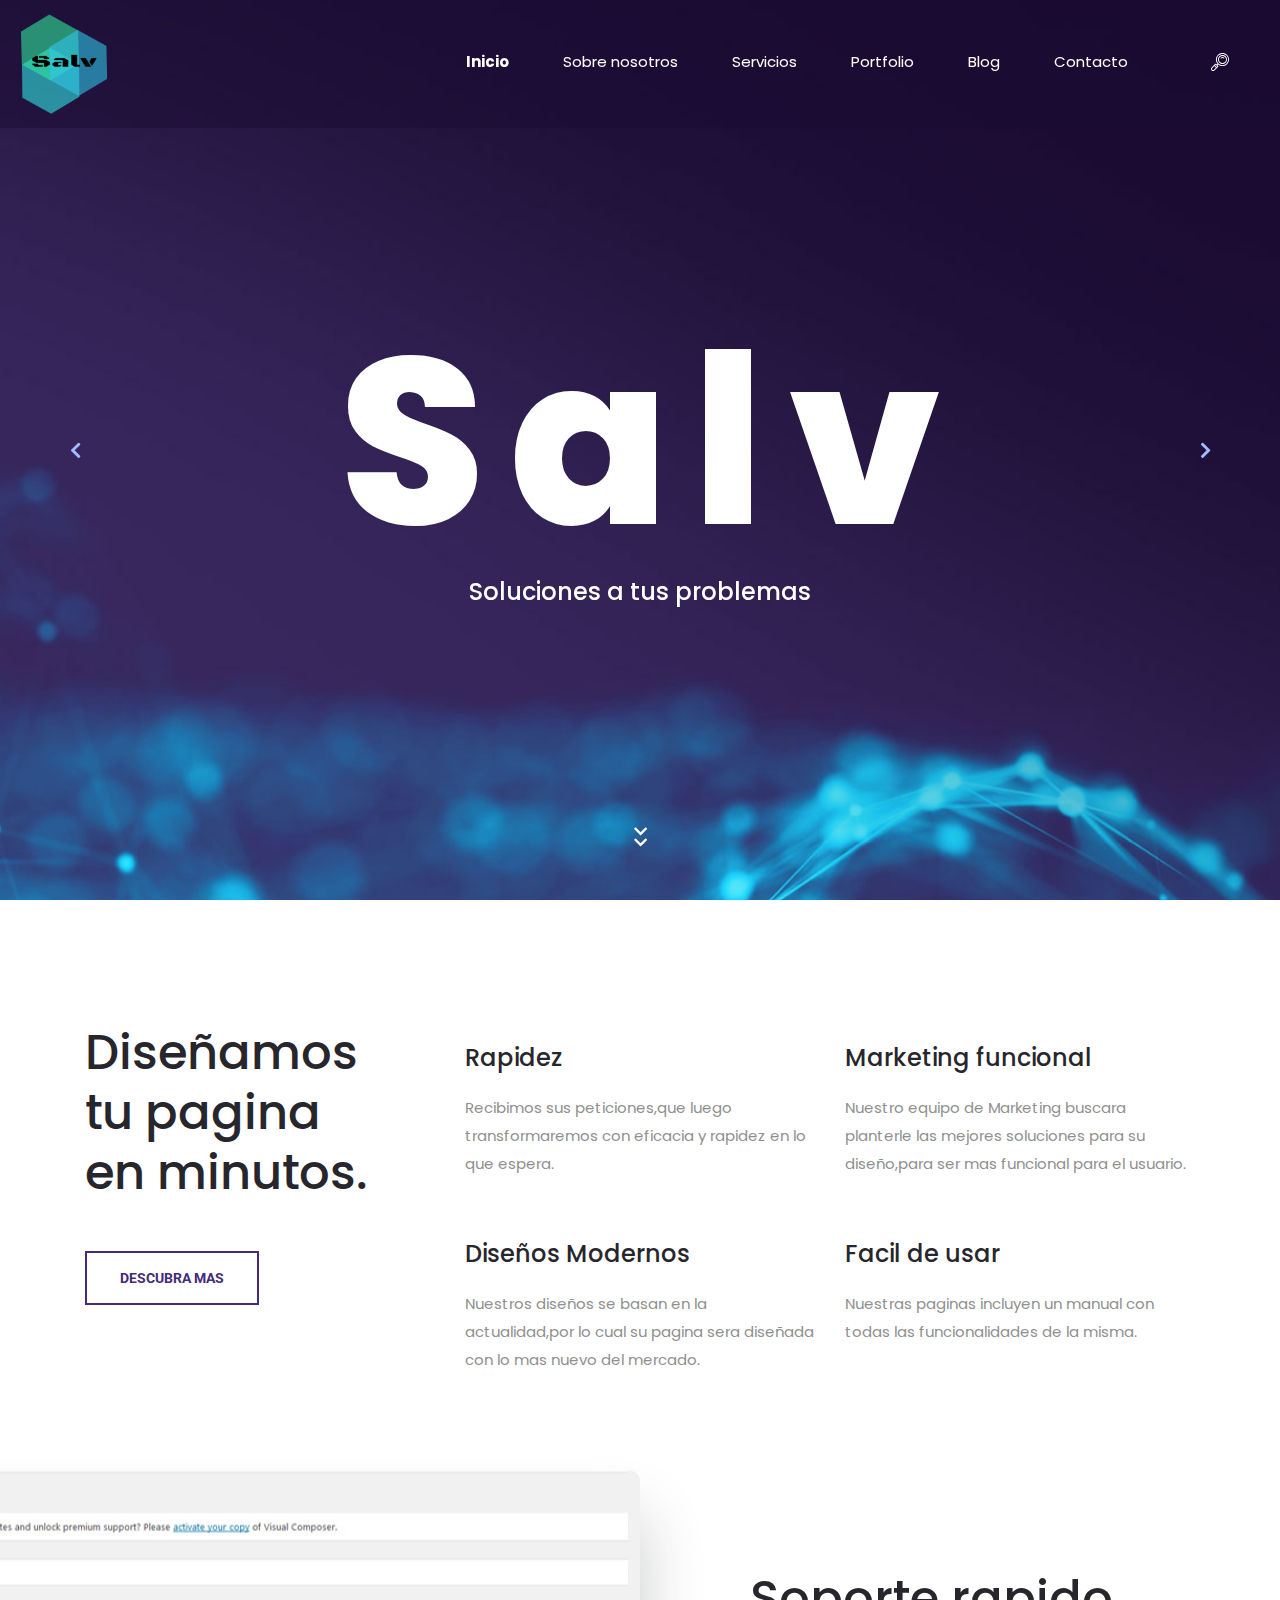
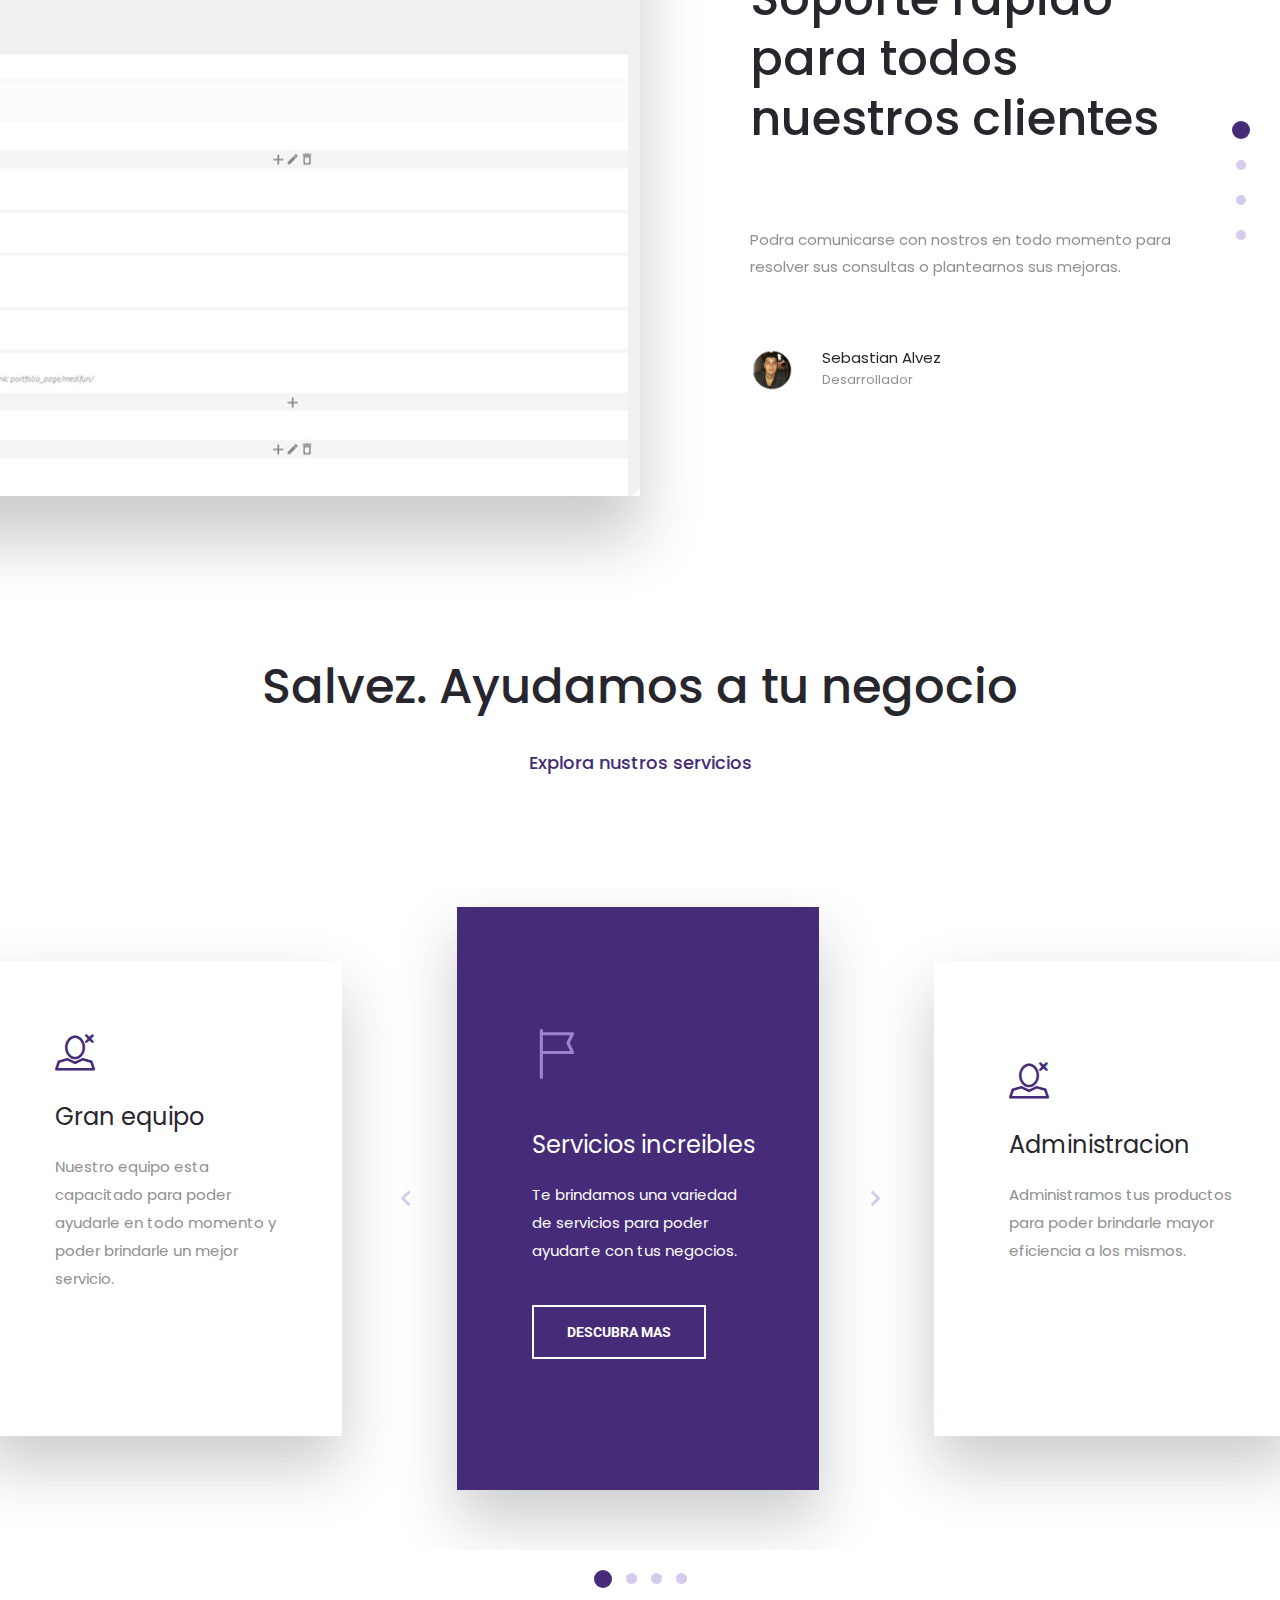
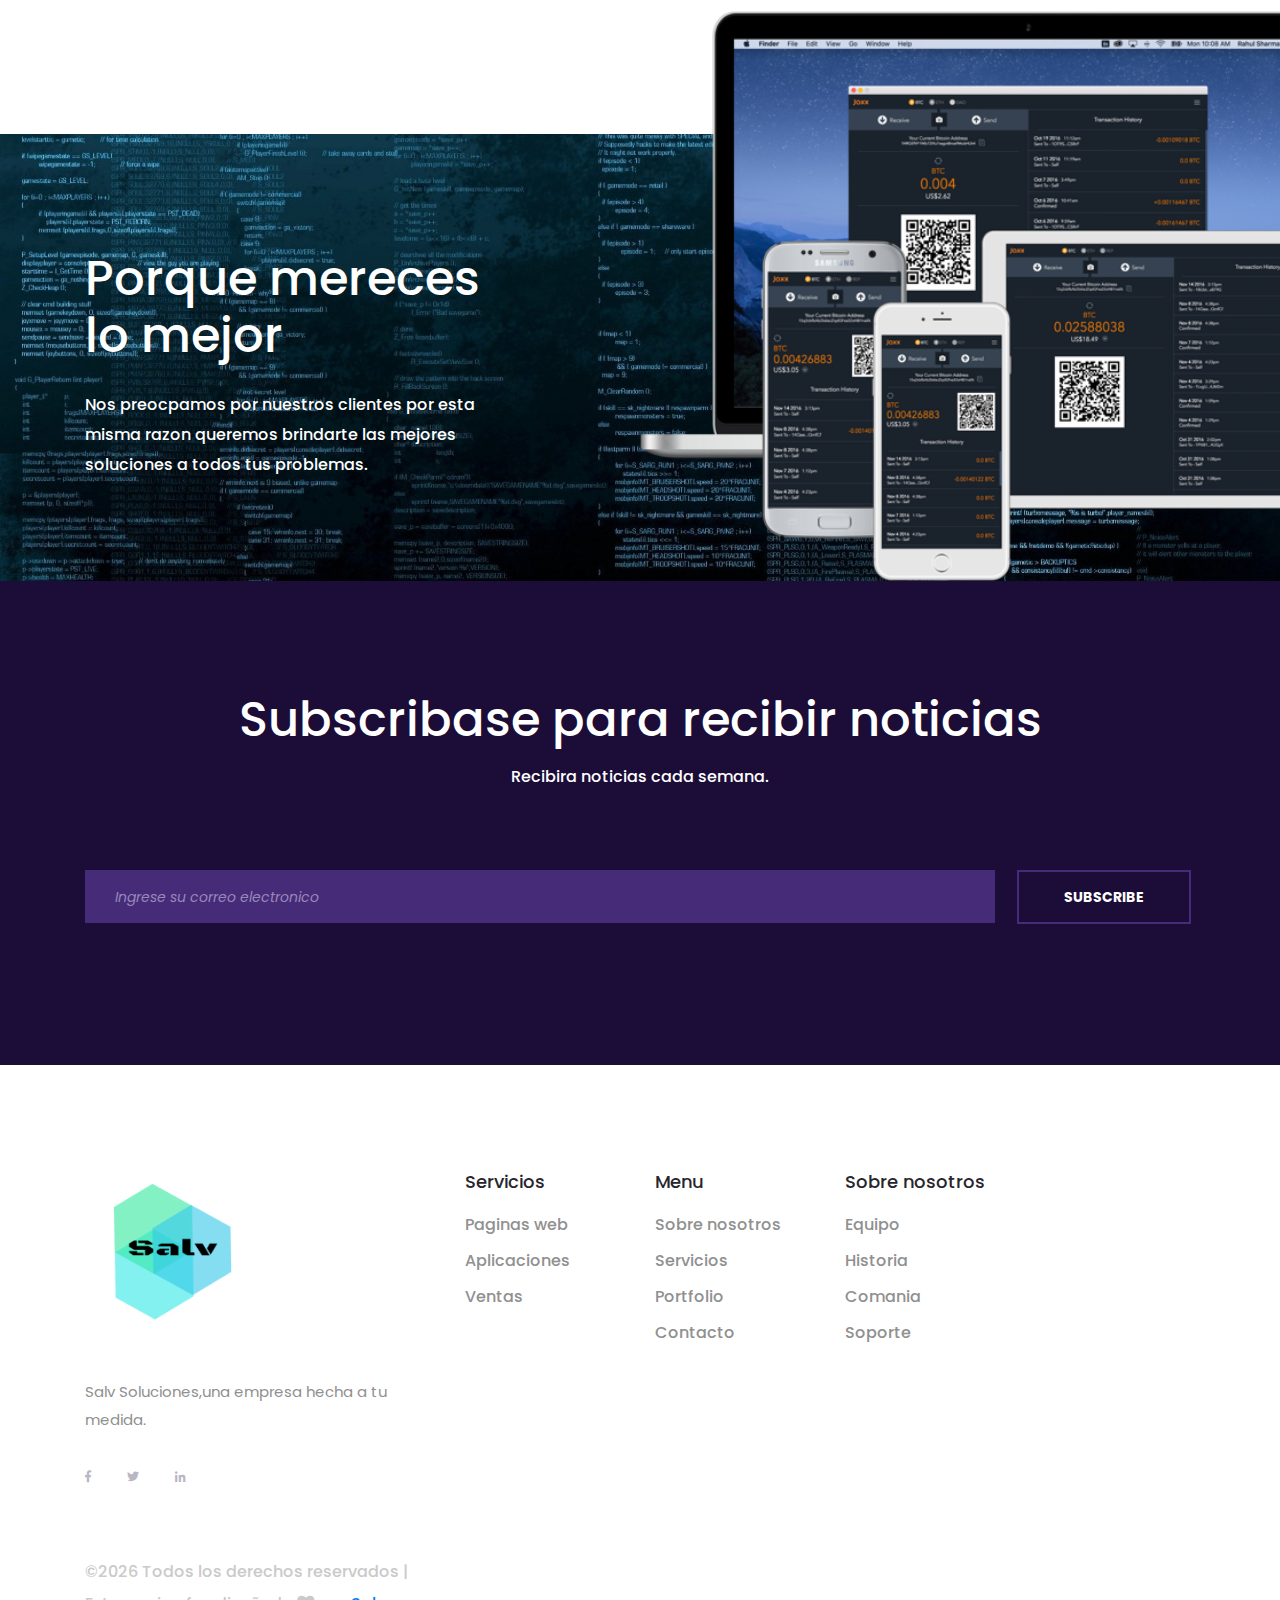
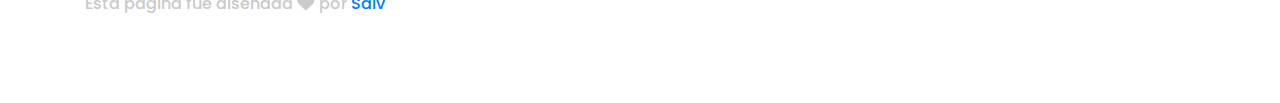
<file: index.html>
<!DOCTYPE html>
<html lang="en">
<head>
<title>Salvez</title>
<meta charset="utf-8">
<meta http-equiv="X-UA-Compatible" content="IE=edge">
<meta name="description" content="RanGO Project">
<meta name="viewport" content="width=device-width, initial-scale=1">
<link rel="stylesheet" type="text/css" href="styles/bootstrap4/bootstrap.min.css">
<link href="plugins/fontawesome-free-5.0.1/css/fontawesome-all.css" rel="stylesheet" type="text/css">
<link rel="stylesheet" type="text/css" href="plugins/OwlCarousel2-2.2.1/owl.carousel.css">
<link rel="stylesheet" type="text/css" href="plugins/OwlCarousel2-2.2.1/owl.theme.default.css">
<link rel="stylesheet" type="text/css" href="plugins/OwlCarousel2-2.2.1/animate.css">
<link rel="stylesheet" type="text/css" href="plugins/slick-1.8.0/slick.css">
<link href="plugins/icon-font/styles.css" rel="stylesheet" type="text/css">
<link rel="stylesheet" type="text/css" href="styles/main_styles.css">
<link rel="stylesheet" type="text/css" href="styles/responsive.css">
</head>

<body>

<div class="super_container">
	
	<!-- Header -->

	<header class="header d-flex flex-row justify-content-end align-items-center trans_200">
		
		<!-- Logo -->
		<div class="logoPrincipal">
			<img src="images/logoPrinicipal.png" class="logoPrincipal">
		</div>

		<!-- Navigation -->
		<nav class="main_nav justify-self-end text-right">
			<ul>
				<li class="active"><a href="#">Inicio</a></li>
				<li><a href="about.html">Sobre nosotros</a></li>
				<li><a href="services.html">Servicios</a></li>
				<li><a href="portfolio.html">Portfolio</a></li>
				<li><a href="blog.html">Blog</a></li>
				<li><a href="contact.html">Contacto</a></li>
			</ul>
			
			<!-- Search -->
			<div class="search">
				<div class="search_content d-flex flex-column align-items-center justify-content-center">
					<div class="search_button d-flex flex-column align-items-center justify-content-center">
						<svg version="1.1" id="Layer_1" xmlns="http://www.w3.org/2000/svg" xmlns:xlink="http://www.w3.org/1999/xlink" x="0px" y="0px"
							width="18px" height="18px" viewBox="0 0 100 100" enable-background="new 0 0 100 100" xml:space="preserve">
							<g>
								<g>
									<path class="search_path" fill="#FFFFFF" d="M89.354,10.609c-14.144-14.146-37.157-14.146-51.301,0c-6.852,6.853-10.625,15.964-10.625,25.655
										c0,8.829,3.132,17.174,8.87,23.771l-4.32,4.321l-4.402-4.403c-0.482-0.482-1.137-0.754-1.819-0.754s-1.337,0.271-1.819,0.754
										L3.31,80.584c-2.148,2.147-3.331,5.004-3.331,8.042s1.183,5.895,3.331,8.042C5.457,98.817,8.313,100,11.35,100
										c3.038,0,5.894-1.184,8.041-3.331l20.627-20.631c0.482-0.482,0.753-1.137,0.753-1.819s-0.271-1.337-0.753-1.819l-4.403-4.403
										l4.322-4.322c6.795,5.902,15.28,8.855,23.766,8.855c9.289,0,18.579-3.537,25.65-10.61c6.852-6.853,10.625-15.963,10.625-25.654
										C99.979,26.573,96.205,17.462,89.354,10.609z M15.753,93.029c-1.176,1.177-2.739,1.824-4.403,1.824
										c-1.663,0-3.227-0.648-4.403-1.824c-1.176-1.176-1.823-2.74-1.823-4.403s0.647-3.228,1.824-4.403L18.458,72.71l8.805,8.807
										L15.753,93.029z M30.902,77.878l-8.805-8.807l3.659-3.66l8.806,8.808L30.902,77.878z M85.715,58.28
										c-12.137,12.14-31.886,12.14-44.023,0c-5.88-5.881-9.118-13.699-9.118-22.016c0-8.316,3.238-16.135,9.118-22.016
										c6.069-6.069,14.041-9.104,22.012-9.104c7.972,0,15.943,3.035,22.013,9.104c5.88,5.881,9.117,13.699,9.117,22.016
										S91.596,52.399,85.715,58.28z"></path>
								</g>
							</g>
							<g>
								<g>
									<path class="search_path" fill="#FFFFFF" d="M81.47,18.495c-9.797-9.798-25.736-9.798-35.533,0c-9.796,9.798-9.796,25.741,0,35.539
										c4.898,4.898,11.333,7.349,17.766,7.349c6.435,0,12.868-2.45,17.767-7.349l0,0C91.266,44.235,91.266,28.293,81.47,18.495z
										 M77.831,50.395c-7.79,7.791-20.466,7.791-28.256,0c-7.79-7.792-7.79-20.469,0-28.261c3.896-3.896,9.011-5.843,14.128-5.843
										c5.116,0,10.233,1.948,14.128,5.843C85.621,29.925,85.621,42.603,77.831,50.395z"></path>
								</g>
							</g>
							<g>
								<g>
									<path class="search_path" fill="#FFFFFF" d="M73.283,26.683c-5.282-5.283-13.877-5.283-19.16,0c-1.004,1.005-1.004,2.634,0,3.639
										c1.005,1.005,2.634,1.005,3.639,0c3.276-3.276,8.607-3.276,11.884,0c0.502,0.503,1.16,0.754,1.818,0.754
										c0.659,0,1.317-0.251,1.819-0.754C74.288,29.317,74.288,27.688,73.283,26.683z"></path>
								</g>
							</g>
						</svg>
					</div>

					<form id="search_form" class="search_form bez_1">
						<input type="search" class="search_input bez_1">
					</form>

				</div>
			</div>
		</nav>

		<!-- Hamburger -->
		<div class="hamburger_container bez_1">
			<i class="fas fa-bars trans_200"></i>
		</div>
		
	</header>

	<!-- Menu -->

	<div class="menu_container">
		<div class="menu menu_mm text-right">
			<div class="menu_close"><i class="far fa-times-circle trans_200"></i></div>
			<ul class="menu_mm">
				<li class="menu_mm active"><a href="#">Inicio</a></li>
				<li class="menu_mm"><a href="about.html">Sobre nosotros</a></li>
				<li class="menu_mm"><a href="services.html">Servicios</a></li>
				<li class="menu_mm"><a href="portfolio.html">Portfolio</a></li>
				<li class="menu_mm"><a href="blog.html">Blog</a></li>
				<li class="menu_mm"><a href="contact.html">Contact</a></li>
			</ul>
		</div>
	</div>

	<!-- Inicio -->

	<div class="home">
		<div class="home_background_container prlx_parent">
			<div class="home_background prlx" style="background-image:url(images/slider_background.jpg)"></div>
		</div>
		
		<!-- Hero Slider -->
		<div class="hero_slider_container">
			
			<!-- Slider -->
			<div class="owl-carousel owl-theme hero_slider">

				<!-- Slider Item -->
				<div class="owl-item hero_slider_item item_1 d-flex flex-column align-items-center justify-content-center">
					<span></span>
					<span></span>
					<span>Salv</span>
					<span>Soluciones a tus problemas</span>
				</div>

				<!-- Slider Item -->
				<div class="owl-item hero_slider_item item_1 d-flex flex-column align-items-center justify-content-center">
					<span></span>
					<span><img src="images/colorlib.png" alt=""></span>
					<span>Salv</span>
					<span>Soluciones a tus problemas</span>
				</div>

				<!-- Slider Item -->
				<div class="owl-item hero_slider_item item_1 d-flex flex-column align-items-center justify-content-center">
					<span></span>
					<span><img src="images/colorlib.png" alt=""></span>
					<span>Salv</span>
					<span>Soluciones a tus problemas</span>
				</div>

			</div>
			
			<!-- Hero Slider Navigation Left -->
			<div class="hero_slider_nav hero_slider_nav_left">
				<div class="hero_slider_prev d-flex flex-column align-items-center justify-content-center trans_200">
					<i class="fas fa-chevron-left trans_200"></i>
				</div>
			</div>

			<!-- Hero Slider Navigation Right -->
			<div class="hero_slider_nav hero_slider_nav_right">
				<div class="hero_slider_next d-flex flex-column align-items-center justify-content-center trans_200">
					<i class="fas fa-chevron-right trans_200"></i>
				</div>
			</div>

		</div>

		<div class="hero_side_text_container">
			<div class="double_arrow_container d-flex flex-column align-items-center justify-content-center">
				<div class="double_arrow nav_links" data-scroll-to=".icon_boxes">
					<i class="fas fa-chevron-left trans_200"></i>
					<i class="fas fa-chevron-left trans_200"></i>
				</div>
			</div>
			<div class="hero_side_text">
				<h2>Diseñamos tu pagina soñada</h2>
				<p>Recibimos las ideas de lo que tenes en mente y luego diseñamos la pagina a tu medida.</p>
			</div>
		</div>
		
		<div class="next_section_scroll">
			<div class="next_section nav_links" data-scroll-to=".icon_boxes">
				<i class="fas fa-chevron-down trans_200"></i>
				<i class="fas fa-chevron-down trans_200"></i>
			</div>
		</div>
			
	</div>

	<!-- Icon Boxes -->

	<div class="icon_boxes">
		<div class="container">
			<div class="row">
				<div class="col-lg-4">
					<div class="icon_box_title">
						<h1>Diseñamos tu pagina en minutos.</h1>
					</div>
					<div class="button icon_box_button trans_200">
						<a href="#" class="trans_200">Descubra mas</a>
					</div>
				</div>

				<div class="col-lg-4 icon_box_col">

					<!-- Icon Box Item -->
					<div class="icon_box_item">
						<h2>Rapidez</h2>
						<p>Recibimos sus peticiones,que luego transformaremos con eficacia y rapidez en lo que espera.</p>
					</div>

					<!-- Icon Box Item -->
					<div class="icon_box_item">
						<h2>Diseños Modernos</h2>
						<p>Nuestros diseños se basan en la actualidad,por lo cual su pagina sera diseñada con lo mas nuevo del mercado.</p>
					</div>

				</div>

				<div class="col-lg-4 icon_box_col">

					<!-- Icon Box Item -->
					<div class="icon_box_item">
						<h2>Marketing funcional</h2>
						<p>Nuestro equipo de Marketing buscara planterle las mejores soluciones para su diseño,para ser mas funcional para el usuario.</p>
					</div>

					<!-- Icon Box Item -->
					<div class="icon_box_item">
						<h2>Facil de usar</h2>
						<p>Nuestras paginas incluyen un manual con todas las funcionalidades de la misma.</p>
					</div>
					
				</div>
			</div>
		</div>
	</div>

	<!-- Vertical Slider Section -->

	<div class="v_slider_section">
		<div class="container fill_height">
			<div class="row fill_height">

				<div class="col-lg-6 v_slider_section_image">
					<div class="v_slider_image">
						<img src="images/v_slider_section.jpg" alt="">
					</div>
				</div>

				<div class="col-lg-5 offset-lg-1 v_slider_content d-flex flex-column justify-content-center">
					<div class="v_slider_container">

						<!-- Vertical Slider -->
						<div class="v_slider">

							<!-- Vertical Slider Item -->
							<div class="v_slider_item">
								<h1>Soporte rapido</h1>
								<h1>para todos</h1>
								<h1>nuestros clientes</h1>
								<p>Podra comunicarse con nostros en todo momento para resolver sus consultas o plantearnos sus mejoras.</p>
								<div class="person d-flex flex-row">
									<div class="person_image">
										<img src="images/person_1.jpg" alt="">
									</div>
									<div class="person_meta">
										<div class="person_name">Sebastian Alvez</div>
										<div class="person_title">Desarrollador</div>
									</div>
								</div>
							</div>

							<!-- Vertical Slider Item -->
							<div class="v_slider_item">
								<br>
								<h1>Aplicaciones</h1>
								<h1>para su empresa</h1>
								<h1>o comercio. </h1>
								<p>Desarrollaremos aplicaciones con una variedad de funcionalidades para poder facilitar su trabajo y proveerle nuevos recursos para el mismo.</p>
								<br>
								<div class="person d-flex flex-row">
									<div class="person_image">
										<img src="images/person_1.jpg" alt="">
									</div>
									<div class="person_meta">
										<div class="person_name">Sebastian Alvez</div>
										<div class="person_title">Desarrollador</div>
									</div>
								</div>
							</div>

							<!-- Vertical Slider Item -->
							<div class="v_slider_item">
								<br>
								<h1>Paginas web</h1>
								<h1>para sus ventas.</h1>
								<p>Queres iniciar tu propia empres? Te proporcionamos una pagina para poder hacerlo mucho mas facil y rapido.</p>
								<br>
								<div class="person d-flex flex-row">
									<div class="person_image">
										<img src="images/person_1.jpg" alt="">
									</div>
									<div class="person_meta">
										<div class="person_name">Sebastian Alvez</div>
										<div class="person_title">Desarrollador</div>
									</div>
								</div>
							</div>


							<!-- Vertical Slider Item -->
							<div class="v_slider_item">
								<br>
								<h1>Paginas faciles</h1>
								<h1>de utilizar</h1>
								<p>Todos nuestros diseños ademas de tener un marco decorativo,tambien contara con la facilidad para la compresion del cliente.</p>
								<div class="person d-flex flex-row">
									<div class="person_image">
										<img src="images/person_1.jpg" alt="">
									</div>
									<div class="person_meta">
										<div class="person_name">Sebastian Alvez</div>
										<div class="person_title">Desarrollador</div>
									</div>
								</div>
							</div>

						</div>
					</div>
				</div>

			</div>
		</div>
	</div>

	<!-- Servicios -->

	<div class="services">
		<div class="container">
			<div class="row">
				<div class="col text-center">
					<div class="section_title">
						<h1>Salvez. Ayudamos a tu negocio</h1>
						<span>Explora nustros servicios</span>
					</div>
				</div>
			</div>
		</div>

		<div class="h_slider_container services_slider_container">
			<div class="service_slider_outer">
				<!-- Servicios Slider -->
				<div class="owl-carousel owl-theme services_slider">
					
					<!-- Servicios Slider Item-->
					<div class="owl-item services_item">
						<div class="services_item_inner">
							<div class="service_item_content">
								<div class="service_item_title">
									<div class="service_item_icon">
										<div data-icon="&#xe020;" class="icon"></div>
									</div>
									<h2>Servicios increibles</h2>
								</div>
								<p>Te brindamos una variedad de servicios para poder ayudarte con tus negocios.</p>
								<div class="button service_item_button trans_200">
									<a href="#" class="trans_200">Descubra mas</a>
								</div>
							</div>
						</div>
					</div>

					<!-- Servicios Slider Item-->
					<div class="owl-item services_item">
						<div class="services_item_inner">
							<div class="service_item_content">
								<div class="service_item_title">
									<div class="service_item_icon">
										<div data-icon="&#xe059;" class="icon"></div>
									</div>
									<h2>Administracion</h2>
								</div>
								<p>Administramos tus productos para poder brindarle mayor eficiencia a los mismos.</p>
								<div class="button service_item_button trans_200">
									<a href="#" class="trans_200">Descubra mas</a>
								</div>
							</div>
						</div>
					</div>

					<!-- Servicios Slider Item-->
					<div class="owl-item services_item">
						<div class="services_item_inner">
							<div class="service_item_content">
								<div class="service_item_title">
									<div class="service_item_icon">
										<div data-icon="&#xe05e;" class="icon"></div>
									</div>
									<h2>Evaluciones</h2>
								</div>
								<p>Antes de otorgarle el servicio,evaluamos las ventajas y desventajas de los mismos,tratando de mejorarlos en su totalidad.</p>
								<div class="button service_item_button trans_200">
									<a href="#" class="trans_200">Descubra mas</a>
								</div>
							</div>
						</div>
					</div>

					<!-- Servicios Slider Item-->
					<div class="owl-item services_item">
						<div class="services_item_inner">
							<div class="service_item_content">
								<div class="service_item_title">
									<div class="service_item_icon">
										<div data-icon="&#xe059;" class="icon"></div>
									</div>
									<h2>Gran equipo</h2>
								</div>
								<p>Nuestro equipo esta capacitado para poder ayudarle en todo momento y poder brindarle un mejor servicio.</p>
								<div class="button service_item_button trans_200">
									<a href="#" class="trans_200">Descubra mas</a>
								</div>
							</div>
						</div>
					</div>

				</div>
			
				<div class="services_slider_nav services_slider_nav_left"><i class="fas fa-chevron-left trans_200"></i></div>
				<div class="services_slider_nav services_slider_nav_right"><i class="fas fa-chevron-right trans_200"></i></div>

			</div>
		</div>
	</div>


	<!-- Call to action -->

	<div class="cta">
		<div class="cta_background" style="background-image:url(images/Globe_Laptops_481955.jpg )"></div>
		
		<div class="container">
			<div class="row">
				<div class="col-lg-5 order-lg-1 order-2">
					<div class="cta_content" style="color: black">
						<h1>Porque mereces lo mejor</h1>
						<p>Nos preocpamos por nuestros clientes por esta misma razon queremos brindarte las mejores soluciones a todos tus problemas.</p>
					</div>
				</div>

				<div class="col-lg-6 offset-lg-1 order-lg-2 order-1">
					<div class="cta_image d-flex flex-column justify-content-end">
						<img src="images/cta.png" alt="image by https://unsplash.com/@heysupersimi">
					</div>
				</div>
			</div>
		</div>
	</div>

	
	<!-- Newsletter -->

	<div class="newsletter">
		<div class="container">
			<div class="row">
				<div class="col text-lg-center text-left">
					<div class="newsletter_content">

						<!-- Newsletter Title -->
						<div class="newsletter_title">
							<h1>Subscribase para recibir noticias</h1>
							<span>Recibira noticias cada semana.</span>
						</div>
						
						<!-- Newsletter Form -->
						<div class="newsletter_form_container">
							<form action="#">
								<div class="input-group">
									<input type="email" class="newsletter_email" placeholder="Ingrese su correo electronico" required="required" data-error="Se requiere un correo valido.">
									<button id="newsletter_form_submit" type="submit" class="button newsletter_submit_button trans_200" value="Submit">
										subscribe
									</button>
								</div>
									
							</form>
						</div>

					</div>
				</div>
			</div>
		</div>
	</div>

	<!-- Footer -->

	<footer class="footer">
		<div class="container">
			<div class="row">
				
				<div class="col-lg-4">

					<!-- Footer Intro -->
					<div class="footer_intro">

						<!-- Logo -->
						<div class="logo footer_logo">
								<img src="images/logoPrinicipal.png" class="logoPrincipal">
						</div>

						<p>Salv Soluciones,una empresa hecha a tu medida.</p>
						
						<!-- Social -->
						<div class="footer_social">
							<ul>
								<li><a href="#"><i class="fab fa-facebook-f"></i></a></li>
								<li><a href="#"><i class="fab fa-twitter"></i></a></li>
								<li><a href="https://www.linkedin.com/in/sebastian-alvez-bb3915162/"><i class="fab fa-linkedin-in"></i></a></li>
							</ul>
						</div>
						
						<!-- Copyright -->
						<div class="footer_cr"><!-- Link back to Colorlib can't be removed. Template is licensed under CC BY 3.0. -->
 &copy;<script>document.write(new Date().getFullYear());</script> Todos los derechos reservados | Esta pagina fue diseñada <i class="fa fa-heart" aria-hidden="true"></i> por <a href="https://www.linkedin.com/in/sebastian-alvez-bb3915162/" target="_blank">Salv</a>
<!-- Link back to Colorlib can't be removed. Template is licensed under CC BY 3.0. --></div>

					</div>

				</div>
				
				<!-- Footer Servicios -->
				<div class="col-lg-2">

					<div class="footer_col">
						<div class="footer_col_title">Servicios</div>
						<ul>
							<li><a href="#">Paginas web</a></li>
							<li><a href="#">Aplicaciones</a></li>
							<li><a href="#">Ventas</a></li>
						</ul>
					</div>
					


				</div>

				<!-- Footer Menu -->
				<div class="col-lg-2">

					<div class="footer_col">
						<div class="footer_col_title">Menu</div>
						<ul>
							<li><a href="#"></a></li>
							<li><a href="#">Sobre nosotros</a></li>
							<li><a href="#">Servicios</a></li>
							<li><a href="#">Portfolio</a></li>
							<li><a href="#">Contacto</a></li>

						</ul>
					</div>

				</div>

				<!-- Footer About -->
				<div class="col-lg-2">

					<div class="footer_col">
						<div class="footer_col_title">Sobre nosotros</div>
						<ul>
							<li><a href="#">Equipo</a></li>
							<li><a href="#">Historia</a></li>
							<li><a href="#">Comania</a></li>
							<li><a href="#">Soporte</a></li>
						</ul>
					</div>

				</div>

			</div>

			<div class="row">
				<div class="col">
					<!-- Copyright -->
					<div class="footer_cr_2">2017 All rights reserved</div>
				</div>
			</div>
		</div>
	</footer>

</div>

<script src="js/jquery-3.2.1.min.js"></script>
<script src="styles/bootstrap4/popper.js"></script>
<script src="styles/bootstrap4/bootstrap.min.js"></script>
<script src="plugins/greensock/TweenMax.min.js"></script>
<script src="plugins/greensock/TimelineMax.min.js"></script>
<script src="plugins/scrollmagic/ScrollMagic.min.js"></script>
<script src="plugins/greensock/animation.gsap.min.js"></script>
<script src="plugins/greensock/ScrollToPlugin.min.js"></script>
<script src="plugins/slick-1.8.0/slick.js"></script>
<script src="plugins/OwlCarousel2-2.2.1/owl.carousel.js"></script>
<script src="plugins/scrollTo/jquery.scrollTo.min.js"></script>
<script src="plugins/easing/easing.js"></script>
<script src="js/custom.js"></script>
</body>

</html>
</file>
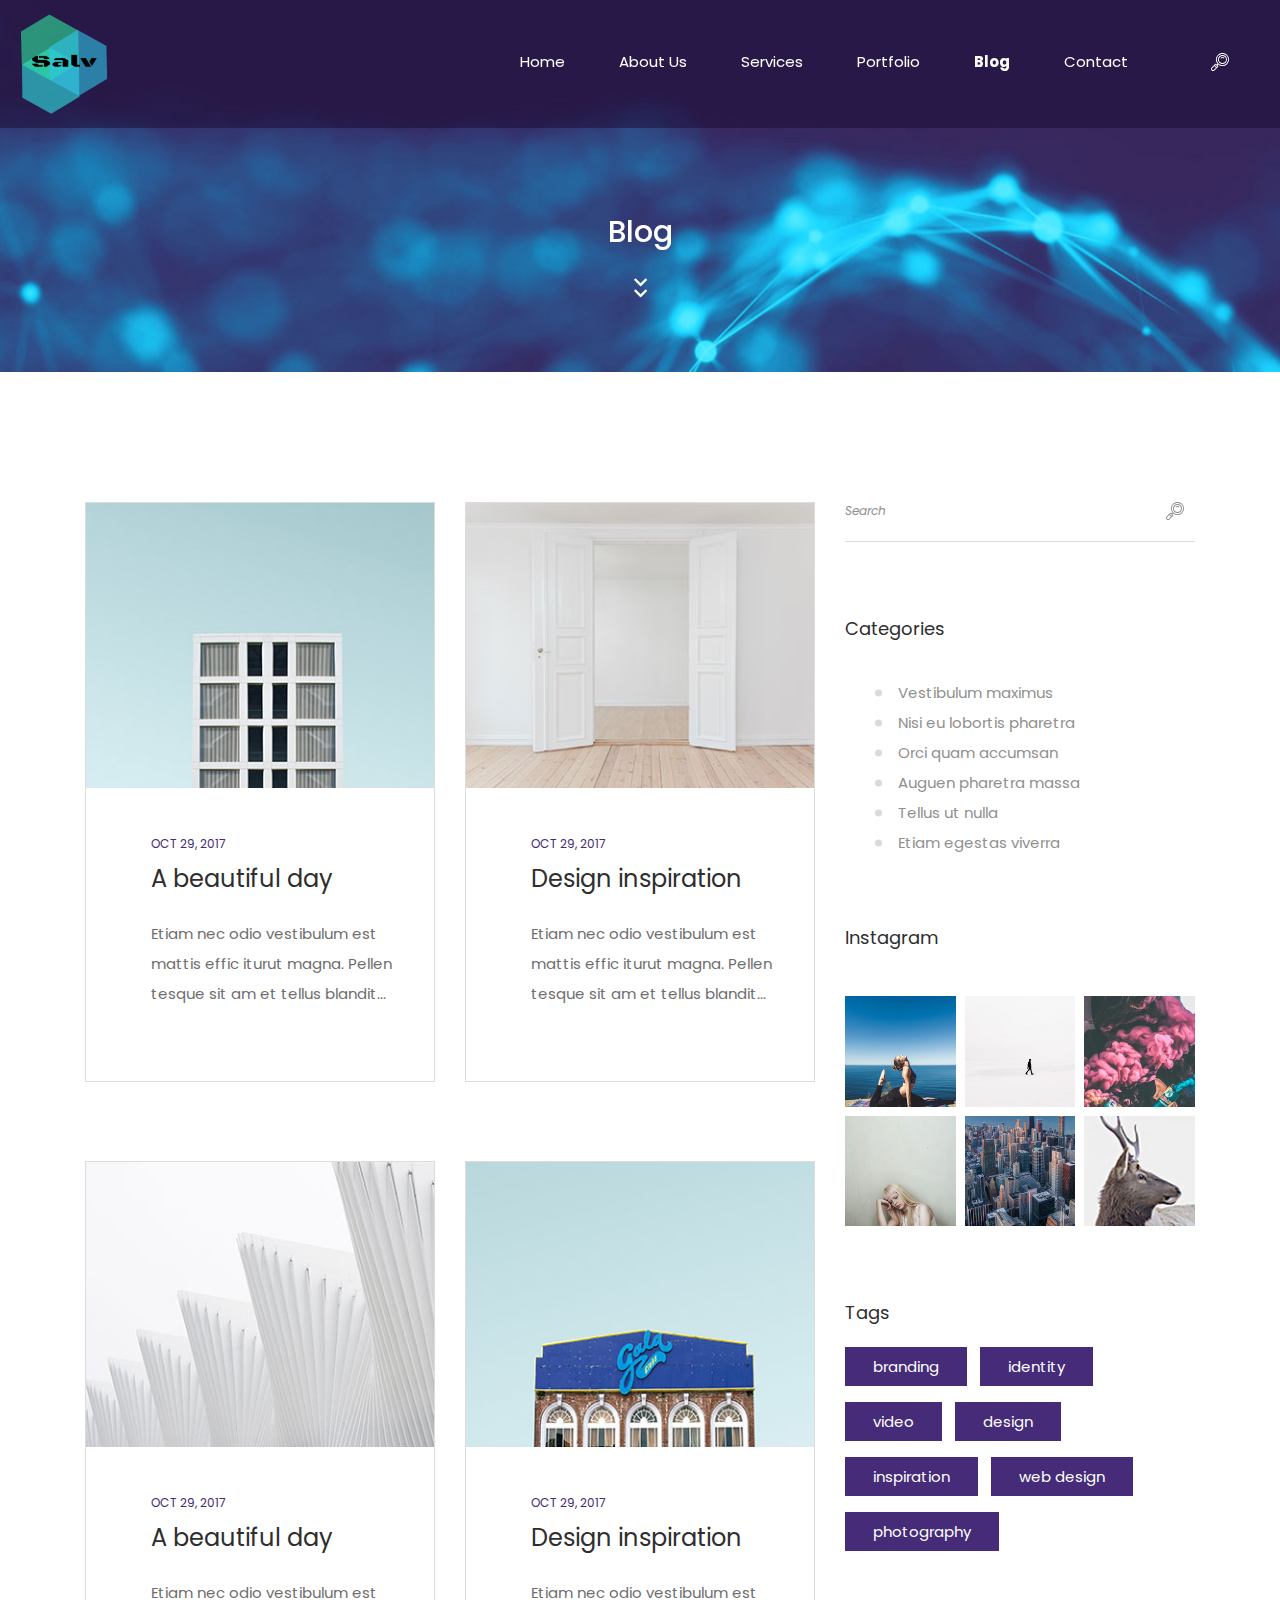
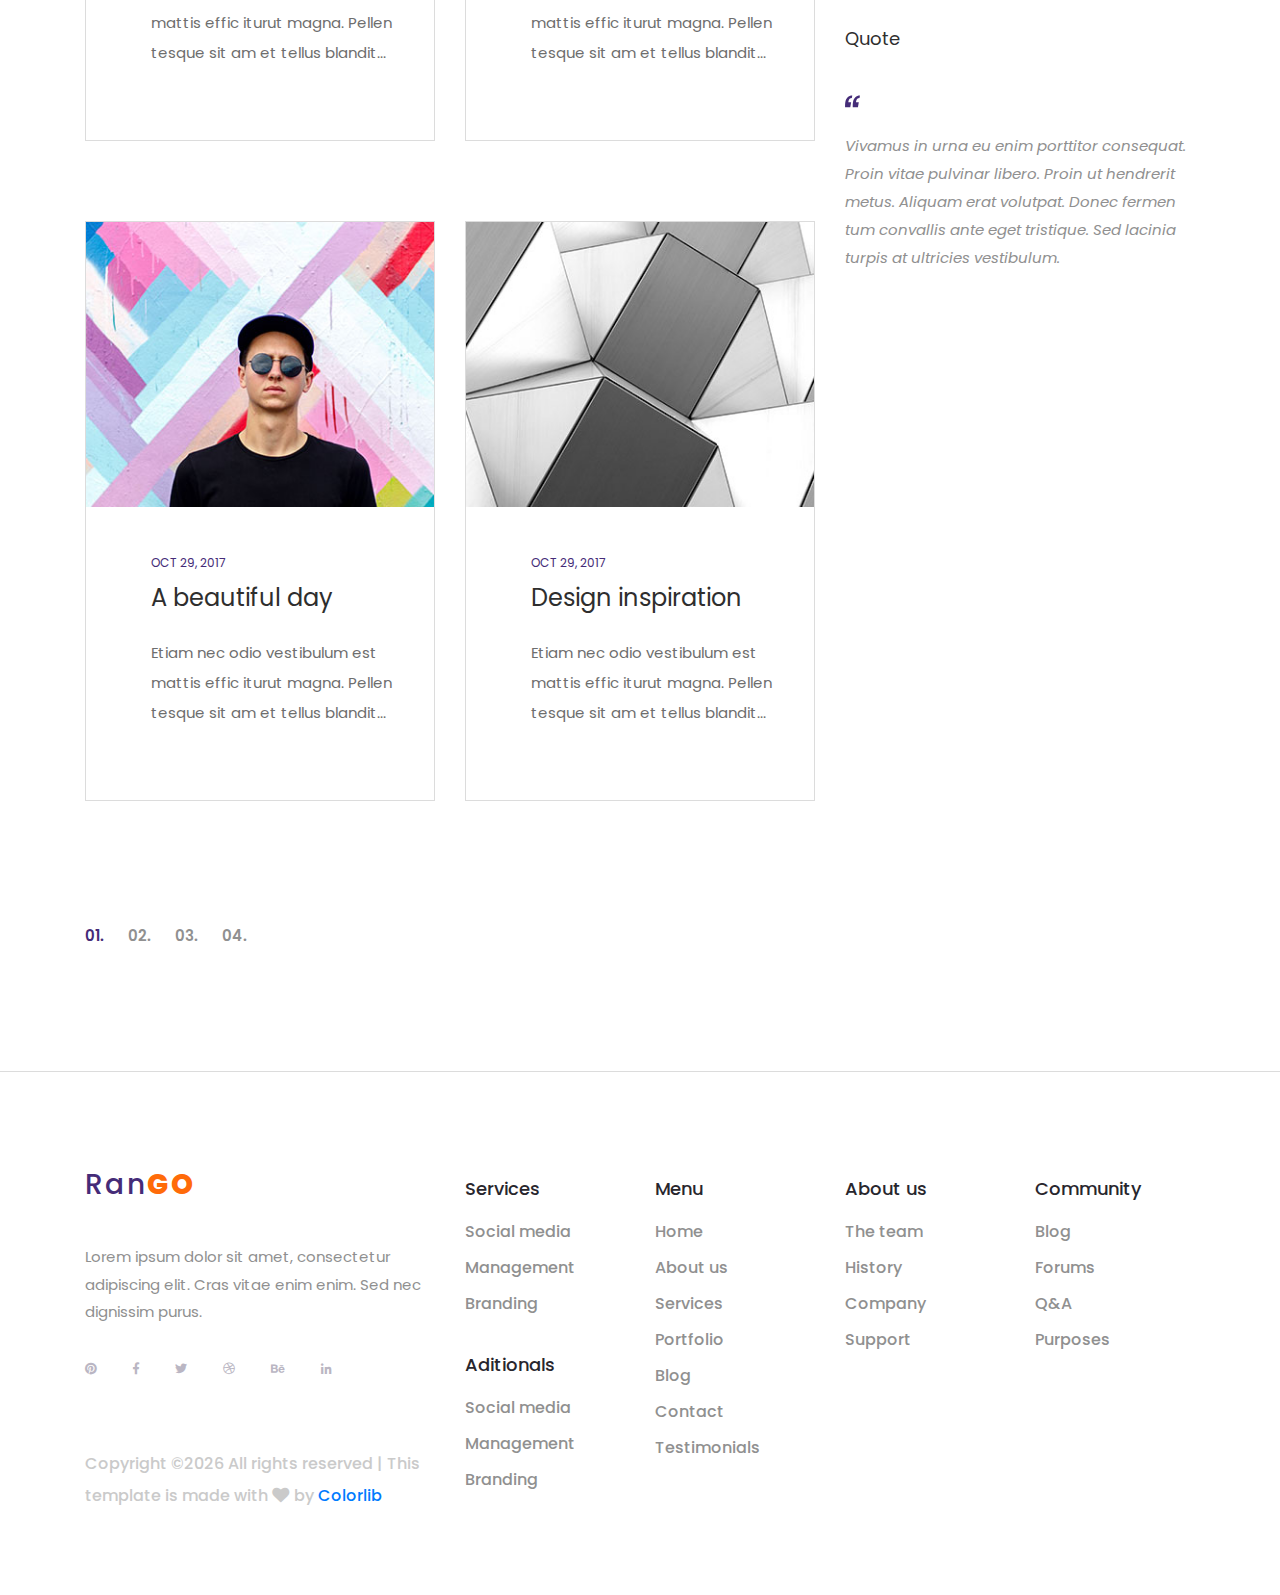
<file: blog.html>
<!DOCTYPE html>
<html lang="en">
<head>
<title>RanGO - Blog</title>
<meta charset="utf-8">
<meta http-equiv="X-UA-Compatible" content="IE=edge">
<meta name="description" content="RanGO Project">
<meta name="viewport" content="width=device-width, initial-scale=1">
<link rel="stylesheet" type="text/css" href="styles/bootstrap4/bootstrap.min.css">
<link href="plugins/fontawesome-free-5.0.1/css/fontawesome-all.css" rel="stylesheet" type="text/css">
<link href="plugins/colorbox/colorbox.css" rel="stylesheet" type="text/css">
<link rel="stylesheet" type="text/css" href="styles/blog_styles.css">
<link rel="stylesheet" type="text/css" href="styles/blog_responsive.css">
</head>

<body>

<div class="super_container">
	
	<!-- Header -->

	<header class="header d-flex flex-row justify-content-end align-items-center trans_200">
		
		<!-- Logo -->
		<div class="logoPrincipal">
			<img src="images/logoPrinicipal.png" class="logoPrincipal">
		</div>

		<!-- Navigation -->
		<nav class="main_nav justify-self-end text-right">
			<ul>
				<li><a href="index.html">Home</a></li>
				<li><a href="about.html">About Us</a></li>
				<li><a href="services.html">Services</a></li>
				<li><a href="portfolio.html">Portfolio</a></li>
				<li class="active"><a href="#">Blog</a></li>
				<li><a href="contact.html">Contact</a></li>
			</ul>
			
			<!-- Search -->
			<div class="search">
				<div class="search_content d-flex flex-column align-items-center justify-content-center">
					<div class="search_button d-flex flex-column align-items-center justify-content-center">
						<svg version="1.1" id="Layer_1" xmlns="http://www.w3.org/2000/svg" xmlns:xlink="http://www.w3.org/1999/xlink" x="0px" y="0px"
							width="18px" height="18px" viewBox="0 0 100 100" enable-background="new 0 0 100 100" xml:space="preserve">
							<g>
								<g>
									<path class="search_path" fill="#FFFFFF" d="M89.354,10.609c-14.144-14.146-37.157-14.146-51.301,0c-6.852,6.853-10.625,15.964-10.625,25.655
										c0,8.829,3.132,17.174,8.87,23.771l-4.32,4.321l-4.402-4.403c-0.482-0.482-1.137-0.754-1.819-0.754s-1.337,0.271-1.819,0.754
										L3.31,80.584c-2.148,2.147-3.331,5.004-3.331,8.042s1.183,5.895,3.331,8.042C5.457,98.817,8.313,100,11.35,100
										c3.038,0,5.894-1.184,8.041-3.331l20.627-20.631c0.482-0.482,0.753-1.137,0.753-1.819s-0.271-1.337-0.753-1.819l-4.403-4.403
										l4.322-4.322c6.795,5.902,15.28,8.855,23.766,8.855c9.289,0,18.579-3.537,25.65-10.61c6.852-6.853,10.625-15.963,10.625-25.654
										C99.979,26.573,96.205,17.462,89.354,10.609z M15.753,93.029c-1.176,1.177-2.739,1.824-4.403,1.824
										c-1.663,0-3.227-0.648-4.403-1.824c-1.176-1.176-1.823-2.74-1.823-4.403s0.647-3.228,1.824-4.403L18.458,72.71l8.805,8.807
										L15.753,93.029z M30.902,77.878l-8.805-8.807l3.659-3.66l8.806,8.808L30.902,77.878z M85.715,58.28
										c-12.137,12.14-31.886,12.14-44.023,0c-5.88-5.881-9.118-13.699-9.118-22.016c0-8.316,3.238-16.135,9.118-22.016
										c6.069-6.069,14.041-9.104,22.012-9.104c7.972,0,15.943,3.035,22.013,9.104c5.88,5.881,9.117,13.699,9.117,22.016
										S91.596,52.399,85.715,58.28z"></path>
								</g>
							</g>
							<g>
								<g>
									<path class="search_path" fill="#FFFFFF" d="M81.47,18.495c-9.797-9.798-25.736-9.798-35.533,0c-9.796,9.798-9.796,25.741,0,35.539
										c4.898,4.898,11.333,7.349,17.766,7.349c6.435,0,12.868-2.45,17.767-7.349l0,0C91.266,44.235,91.266,28.293,81.47,18.495z
										 M77.831,50.395c-7.79,7.791-20.466,7.791-28.256,0c-7.79-7.792-7.79-20.469,0-28.261c3.896-3.896,9.011-5.843,14.128-5.843
										c5.116,0,10.233,1.948,14.128,5.843C85.621,29.925,85.621,42.603,77.831,50.395z"></path>
								</g>
							</g>
							<g>
								<g>
									<path class="search_path" fill="#FFFFFF" d="M73.283,26.683c-5.282-5.283-13.877-5.283-19.16,0c-1.004,1.005-1.004,2.634,0,3.639
										c1.005,1.005,2.634,1.005,3.639,0c3.276-3.276,8.607-3.276,11.884,0c0.502,0.503,1.16,0.754,1.818,0.754
										c0.659,0,1.317-0.251,1.819-0.754C74.288,29.317,74.288,27.688,73.283,26.683z"></path>
								</g>
							</g>
						</svg>
					</div>

					<form id="search_form" class="search_form bez_1">
						<input type="search" class="search_input bez_1">
					</form>

				</div>
			</div>
		</nav>

		<!-- Hamburger -->
		<div class="hamburger_container bez_1">
			<i class="fas fa-bars trans_200"></i>
		</div>
		
	</header>

	<!-- Menu -->

	<div class="menu_container">
		<div class="menu menu_mm text-right">
			<div class="menu_close"><i class="far fa-times-circle trans_200"></i></div>
			<ul class="menu_mm">
				<li class="menu_mm"><a href="index.html">Home</a></li>
				<li class="menu_mm"><a href="about.html">About Us</a></li>
				<li class="menu_mm"><a href="services.html">Services</a></li>
				<li class="menu_mm"><a href="portfolio.html">Portfolio</a></li>
				<li class="menu_mm active"><a href="blog.html">Blog</a></li>
				<li class="menu_mm"><a href="contact.html">Contact</a></li>
			</ul>
		</div>
	</div>

	<!-- Home -->

	<div class="home">
		<div class="home_background_container prlx_parent">
			<div class="home_background prlx" style="background-image:url(images/blog_background.jpg)"></div>
		</div>
		
		<div class="home_title">
			<h2>Blog</h2>
			<div class="next_section_scroll">
				<div class="next_section nav_links" data-scroll-to=".blog">
					<i class="fas fa-chevron-down trans_200"></i>
					<i class="fas fa-chevron-down trans_200"></i>
				</div>
			</div>
		</div>
	
	</div>

	<!-- Blog -->

	<div class="blog">
		
		<div class="container">
			<div class="row">
				
				<div class="col-lg-8">
					
					<div class="blog_container">
						<div class="post_container" data-masonry='{ "itemSelector": ".card", "gutter": 30 }'>
							
							<div class="card trans_200">
								<img class="card-img-top" src="images/blog_1.jpg" alt="https://unsplash.com/@heysupersimi">
								<div class="card-body">
									<div class="card-header">oct 29, 2017</div>
									<div class="card-title"><a href="blog_post.html">A beautiful day</a></div>
									<div class="card-text">
										Etiam nec odio vestibulum est mattis effic iturut magna. Pellen tesque sit am et tellus blandit...
									</div>
								</div>
							</div>

							<div class="card trans_200">
								<img class="card-img-top" src="images/blog_2.jpg" alt="https://unsplash.com/@philberndt">
								<div class="card-body">
									<div class="card-header">oct 29, 2017</div>
									<div class="card-title"><a href="blog_post.html">Design inspiration</a></div>
									<div class="card-text">
										Etiam nec odio vestibulum est mattis effic iturut magna. Pellen tesque sit am et tellus blandit...
									</div>
								</div>
							</div>

							<div class="card trans_200">
								<img class="card-img-top" src="images/blog_3.jpg" alt="https://unsplash.com/@lucabravo">
								<div class="card-body">
									<div class="card-header">oct 29, 2017</div>
									<div class="card-title"><a href="blog_post.html">A beautiful day</a></div>
									<div class="card-text">
										Etiam nec odio vestibulum est mattis effic iturut magna. Pellen tesque sit am et tellus blandit...
									</div>
								</div>
							</div>

							<div class="card trans_200">
								<img class="card-img-top" src="images/blog_4.jpg" alt="https://unsplash.com/@heysupersimi">
								<div class="card-body">
									<div class="card-header">oct 29, 2017</div>
									<div class="card-title"><a href="blog_post.html">Design inspiration</a></div>
									<div class="card-text">
										Etiam nec odio vestibulum est mattis effic iturut magna. Pellen tesque sit am et tellus blandit...
									</div>
								</div>
							</div>

							<div class="card trans_200">
								<img class="card-img-top" src="images/blog_5.jpg" alt="https://unsplash.com/@jcpeacock">
								<div class="card-body">
									<div class="card-header">oct 29, 2017</div>
									<div class="card-title"><a href="blog_post.html">A beautiful day</a></div>
									<div class="card-text">
										Etiam nec odio vestibulum est mattis effic iturut magna. Pellen tesque sit am et tellus blandit...
									</div>
								</div>
							</div>

							<div class="card trans_200">
								<img class="card-img-top" src="images/blog_6.jpg" alt="https://unsplash.com/@dmpop">
								<div class="card-body">
									<div class="card-header">oct 29, 2017</div>
									<div class="card-title"><a href="blog_post.html">Design inspiration</a></div>
									<div class="card-text">
										Etiam nec odio vestibulum est mattis effic iturut magna. Pellen tesque sit am et tellus blandit...
									</div>
								</div>
							</div>

						</div>
					</div>
						

					<div class="blog_pages">
						<ul>
							<li class="active"><a href="#">01.</a></li>
							<li><a href="#">02.</a></li>
							<li><a href="#">03.</a></li>
							<li><a href="#">04.</a></li>
						</ul>
					</div>

				</div>

				<div class="col-lg-4">
					
					<!-- Sidebar -->

					<div class="sidebar">
						
						<div class="sidebar_search_container">

							<!-- Sidebar Search -->
							<form id="sidebar_search_form" class="sidebar_search_form bez_1">
								<input id="sidebar_search_input" type="search" class="sidebar_search_input bez_1" placeholder="Search">
								<button id="sidebar_search_button" type="submit" class="sidebar_search_button trans_300" value="Submit">
									<svg version="1.1" id="Layer_1" xmlns="http://www.w3.org/2000/svg" xmlns:xlink="http://www.w3.org/1999/xlink" x="0px" y="0px"
										width="18px" height="18px" viewBox="0 0 100 100" enable-background="new 0 0 100 100" xml:space="preserve">
										<g>
											<g>
												<path class="search_path" fill="#909090" d="M89.354,10.609c-14.144-14.146-37.157-14.146-51.301,0c-6.852,6.853-10.625,15.964-10.625,25.655
													c0,8.829,3.132,17.174,8.87,23.771l-4.32,4.321l-4.402-4.403c-0.482-0.482-1.137-0.754-1.819-0.754s-1.337,0.271-1.819,0.754
													L3.31,80.584c-2.148,2.147-3.331,5.004-3.331,8.042s1.183,5.895,3.331,8.042C5.457,98.817,8.313,100,11.35,100
													c3.038,0,5.894-1.184,8.041-3.331l20.627-20.631c0.482-0.482,0.753-1.137,0.753-1.819s-0.271-1.337-0.753-1.819l-4.403-4.403
													l4.322-4.322c6.795,5.902,15.28,8.855,23.766,8.855c9.289,0,18.579-3.537,25.65-10.61c6.852-6.853,10.625-15.963,10.625-25.654
													C99.979,26.573,96.205,17.462,89.354,10.609z M15.753,93.029c-1.176,1.177-2.739,1.824-4.403,1.824
													c-1.663,0-3.227-0.648-4.403-1.824c-1.176-1.176-1.823-2.74-1.823-4.403s0.647-3.228,1.824-4.403L18.458,72.71l8.805,8.807
													L15.753,93.029z M30.902,77.878l-8.805-8.807l3.659-3.66l8.806,8.808L30.902,77.878z M85.715,58.28
													c-12.137,12.14-31.886,12.14-44.023,0c-5.88-5.881-9.118-13.699-9.118-22.016c0-8.316,3.238-16.135,9.118-22.016
													c6.069-6.069,14.041-9.104,22.012-9.104c7.972,0,15.943,3.035,22.013,9.104c5.88,5.881,9.117,13.699,9.117,22.016
													S91.596,52.399,85.715,58.28z"></path>
											</g>
										</g>
										<g>
											<g>
												<path class="search_path" fill="#909090" d="M81.47,18.495c-9.797-9.798-25.736-9.798-35.533,0c-9.796,9.798-9.796,25.741,0,35.539
													c4.898,4.898,11.333,7.349,17.766,7.349c6.435,0,12.868-2.45,17.767-7.349l0,0C91.266,44.235,91.266,28.293,81.47,18.495z
													 M77.831,50.395c-7.79,7.791-20.466,7.791-28.256,0c-7.79-7.792-7.79-20.469,0-28.261c3.896-3.896,9.011-5.843,14.128-5.843
													c5.116,0,10.233,1.948,14.128,5.843C85.621,29.925,85.621,42.603,77.831,50.395z"></path>
											</g>
										</g>
										<g>
											<g>
												<path class="search_path" fill="#909090" d="M73.283,26.683c-5.282-5.283-13.877-5.283-19.16,0c-1.004,1.005-1.004,2.634,0,3.639
													c1.005,1.005,2.634,1.005,3.639,0c3.276-3.276,8.607-3.276,11.884,0c0.502,0.503,1.16,0.754,1.818,0.754
													c0.659,0,1.317-0.251,1.819-0.754C74.288,29.317,74.288,27.688,73.283,26.683z"></path>
											</g>
										</g>
									</svg>
								</button>

							</form>

						</div>
						
						<!-- Sidebar Categories -->
						<div class="sidebar_section categories_section">
							
							<div class="sidebar_section_title">Categories</div>
							<div class="sidebar_categories">
								<ul>
									<li><a href="#">Vestibulum maximus</a></li>
									<li><a href="#">Nisi eu lobortis pharetra</a></li>
									<li><a href="#">Orci quam accumsan</a></li>
									<li><a href="#">Auguen pharetra massa</a></li>
									<li><a href="#">Tellus ut nulla</a></li>
									<li><a href="#">Etiam egestas viverra</a></li>
								</ul>
							</div>
						</div>
						
						<!-- Sidebar Gallery -->
						<div class="sidebar_section gallery_section">
							
							<div class="sidebar_section_title">Instagram</div>
							<div class="gallery_container">
								<ul class="gallery_items d-flex flex-row align-items-start justify-content-between flex-wrap">
									<li class="gallery_item">
										<a class="colorbox" href="https://images.unsplash.com/photo-1463704131914-97e5aaa0e339?auto=format&fit=crop&w=720&q=80">
											<img src="images/gallery_1.jpg" alt="https://unsplash.com/@matthewkane">
										</a>
									</li>
									<li class="gallery_item">
										<a class="colorbox" href="https://images.unsplash.com/photo-1487260211189-670c54da558d?auto=format&fit=crop&w=720&q=80">
											<img src="images/gallery_2.jpg" alt="https://unsplash.com/@emileseguin">
										</a>
									</li>
									<li class="gallery_item">
										<a class="colorbox" href="https://images.unsplash.com/photo-1499763874088-6f30adc715b6?auto=format&fit=crop&w=678&q=80">
											<img src="images/gallery_3.jpg" alt="https://unsplash.com/@naveenprajapat">
										</a>
									</li>
									<li class="gallery_item">
										<a class="colorbox" href="https://images.unsplash.com/photo-1507915600431-5292809c5ab7?auto=format&fit=crop&w=720&q=80">
											<img src="images/gallery_4.jpg" alt="https://unsplash.com/@saaout">
										</a>
									</li>
									<li class="gallery_item">
										<a class="colorbox" href="https://images.unsplash.com/photo-1477959858617-67f85cf4f1df?auto=format&fit=crop&w=720&q=80">
											<img src="images/gallery_5.jpg" alt="">
										</a>
									</li>
									<li class="gallery_item">
										<a class="colorbox" href="https://images.unsplash.com/photo-1493847242172-d46053a1f671?auto=format&fit=crop&w=720&q=80">
											<img src="images/gallery_6.jpg" alt="https://unsplash.com/@joeypilgrim">
										</a>
									</li>
								</ul>
							</div>
						</div>

						<!-- Sidebar Tags -->

						<div class="sidebar_section tags_section">

							<div class="sidebar_section_title">Tags</div>
							
							<div class="tags_container d-flex flex-row flex-wrap">
								<div class="tag_item"><a href="#">branding</a></div>
								<div class="tag_item"><a href="#">identity</a></div>
								<div class="tag_item"><a href="#">video</a></div>
								<div class="tag_item"><a href="#">design</a></div>
								<div class="tag_item"><a href="#">inspiration</a></div>
								<div class="tag_item"><a href="#">web design</a></div>
								<div class="tag_item"><a href="#">photography</a></div>
							</div>
						</div>

						<!-- Sidebar Quote -->

						<div class="sidebar_section quote_section">
							
							<div class="sidebar_section_title">Quote</div>
							<div class="quote_quote"><img src="images/quote.svg" alt=""></div>
							<p class="quote_text">Vivamus in urna eu enim porttitor consequat. Proin vitae pulvinar libero. Proin ut hendrerit metus. Aliquam erat volutpat. Donec fermen tum convallis ante eget tristique. Sed lacinia turpis at ultricies vestibulum.</p>
						</div>

					</div>
				</div>
			</div>
		</div>
		
	</div>

	<!-- Footer -->

	<footer class="footer">
		<div class="container">
			<div class="row">
				
				<div class="col-lg-4">

					<!-- Footer Intro -->
					<div class="footer_intro">

						<!-- Logo -->
						<div class="logo footer_logo">
							<a href="#">Ran<span>go</span></a>
						</div>

						<p>Lorem ipsum dolor sit amet, consectetur adipiscing elit. Cras vitae enim enim. Sed nec dignissim purus.</p>
						
						<!-- Social -->
						<div class="footer_social">
							<ul>
								<li><a href="#"><i class="fab fa-pinterest"></i></a></li>
								<li><a href="#"><i class="fab fa-facebook-f"></i></a></li>
								<li><a href="#"><i class="fab fa-twitter"></i></a></li>
								<li><a href="#"><i class="fab fa-dribbble"></i></a></li>
								<li><a href="#"><i class="fab fa-behance"></i></a></li>
								<li><a href="#"><i class="fab fa-linkedin-in"></i></a></li>
							</ul>
						</div>
						
						<!-- Copyright -->
						<div class="footer_cr"><!-- Link back to Colorlib can't be removed. Template is licensed under CC BY 3.0. -->
Copyright &copy;<script>document.write(new Date().getFullYear());</script> All rights reserved | This template is made with <i class="fa fa-heart" aria-hidden="true"></i> by <a href="https://colorlib.com" target="_blank">Colorlib</a>
<!-- Link back to Colorlib can't be removed. Template is licensed under CC BY 3.0. --></div>

					</div>

				</div>
				
				<!-- Footer Services -->
				<div class="col-lg-2">

					<div class="footer_col">
						<div class="footer_col_title">Services</div>
						<ul>
							<li><a href="#">Social media</a></li>
							<li><a href="#">Management</a></li>
							<li><a href="#">Branding</a></li>
						</ul>
					</div>
					
					<div class="footer_col">
						<div class="footer_col_title">Aditionals</div>
						<ul>
							<li><a href="#">Social media</a></li>
							<li><a href="#">Management</a></li>
							<li><a href="#">Branding</a></li>
						</ul>
					</div>

				</div>

				<!-- Footer Menu -->
				<div class="col-lg-2">

					<div class="footer_col">
						<div class="footer_col_title">Menu</div>
						<ul>
							<li><a href="index.html">Home</a></li>
							<li><a href="about.html">About us</a></li>
							<li><a href="services.html">Services</a></li>
							<li><a href="portfolio.html">Portfolio</a></li>
							<li><a href="blog.html">Blog</a></li>
							<li><a href="contact.html">Contact</a></li>
							<li><a href="#">Testimonials</a></li>
						</ul>
					</div>

				</div>

				<!-- Footer About -->
				<div class="col-lg-2">

					<div class="footer_col">
						<div class="footer_col_title">About us</div>
						<ul>
							<li><a href="#">The team</a></li>
							<li><a href="#">History</a></li>
							<li><a href="#">Company</a></li>
							<li><a href="#">Support</a></li>
						</ul>
					</div>

				</div>

				<!-- Footer Community -->
				<div class="col-lg-2">

					<div class="footer_col">
						<div class="footer_col_title">Community</div>
						<ul>
							<li><a href="#">Blog</a></li>
							<li><a href="#">Forums</a></li>
							<li><a href="#">Q&A</a></li>
							<li><a href="#">Purposes</a></li>
						</ul>
					</div>

				</div>

			</div>

			<div class="row">
				<div class="col">
					<!-- Copyright -->
					<div class="footer_cr_2">2017 All rights reserved</div>
				</div>
			</div>
		</div>
	</footer>

</div>

<script src="js/jquery-3.2.1.min.js"></script>
<script src="styles/bootstrap4/popper.js"></script>
<script src="styles/bootstrap4/bootstrap.min.js"></script>
<script src="plugins/greensock/TweenMax.min.js"></script>
<script src="plugins/greensock/TimelineMax.min.js"></script>
<script src="plugins/scrollmagic/ScrollMagic.min.js"></script>
<script src="plugins/greensock/animation.gsap.min.js"></script>
<script src="plugins/greensock/ScrollToPlugin.min.js"></script>
<script src="plugins/colorbox/jquery.colorbox-min.js"></script>
<script src="plugins/scrollTo/jquery.scrollTo.min.js"></script>
<script src="plugins/easing/easing.js"></script>
<script src="plugins/masonry/masonry.js"></script>
<script src="js/blog_custom.js"></script>
</body>

</html>
</file>
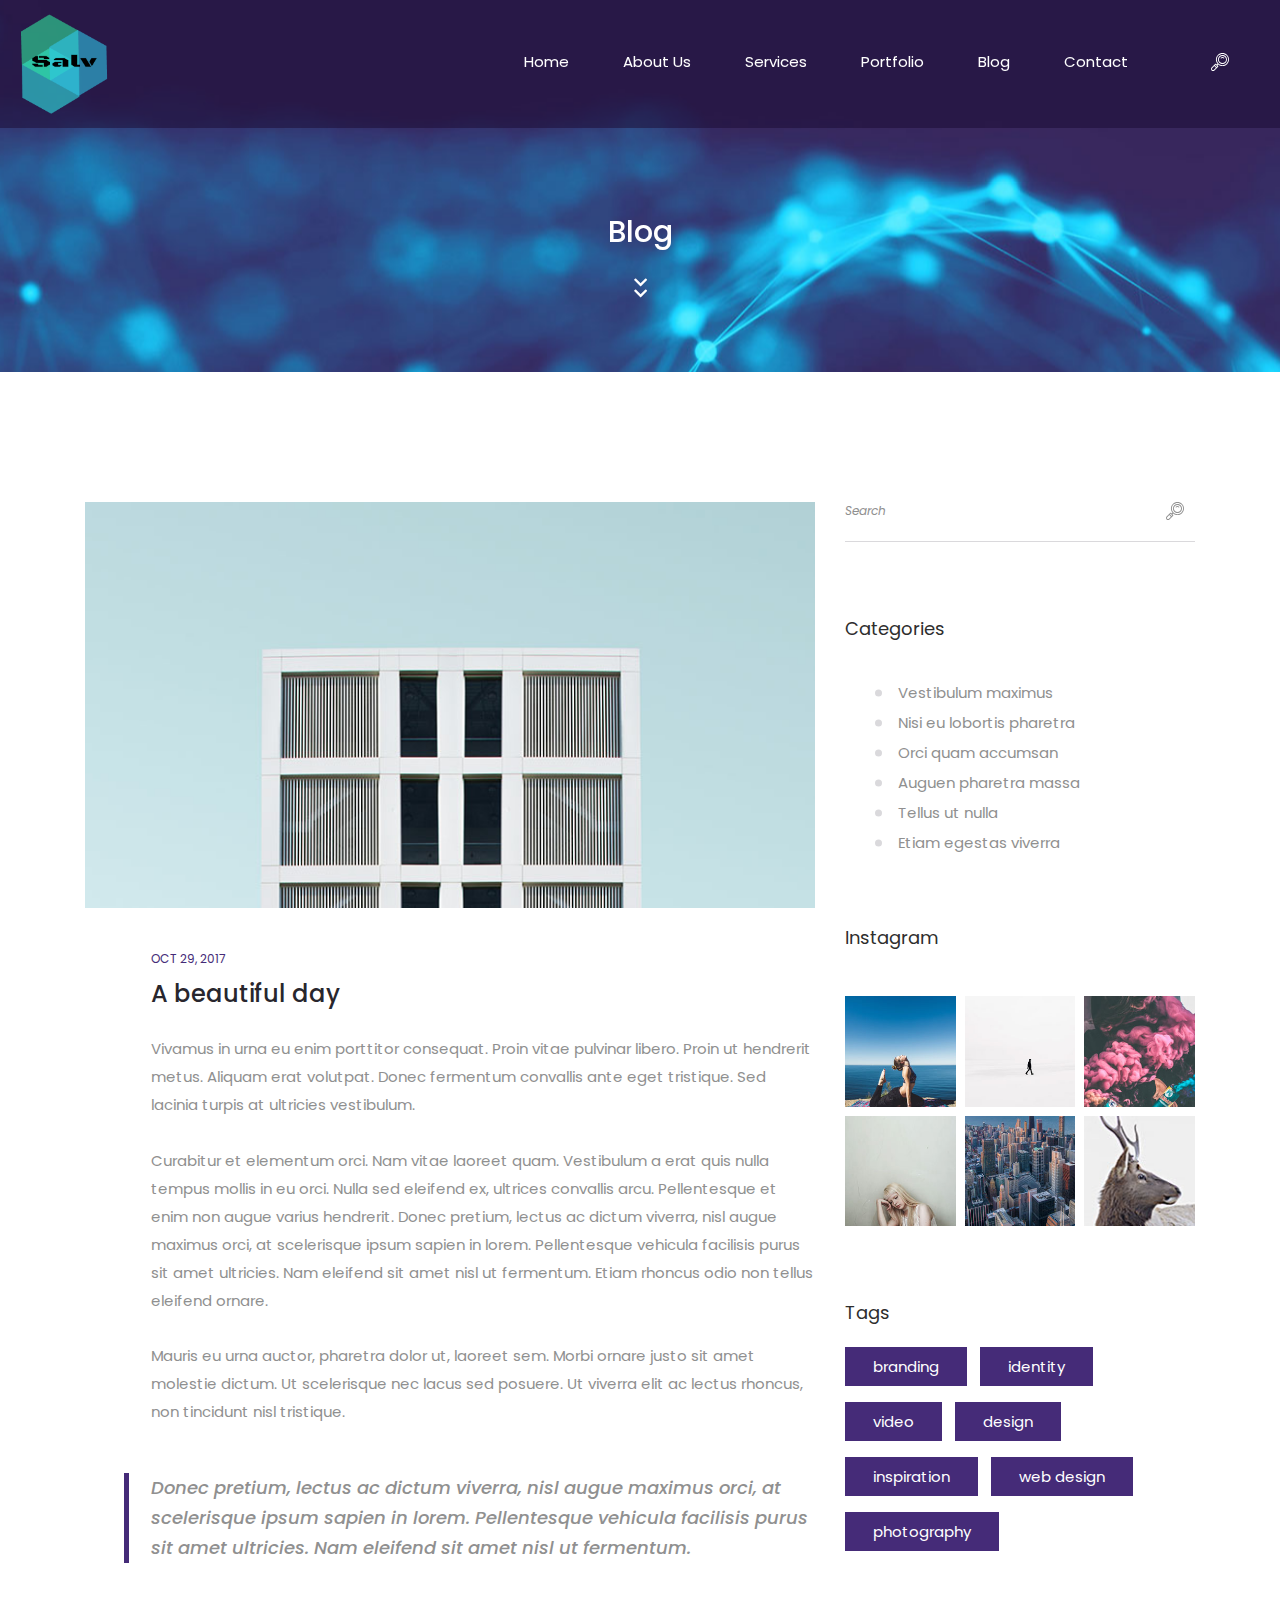
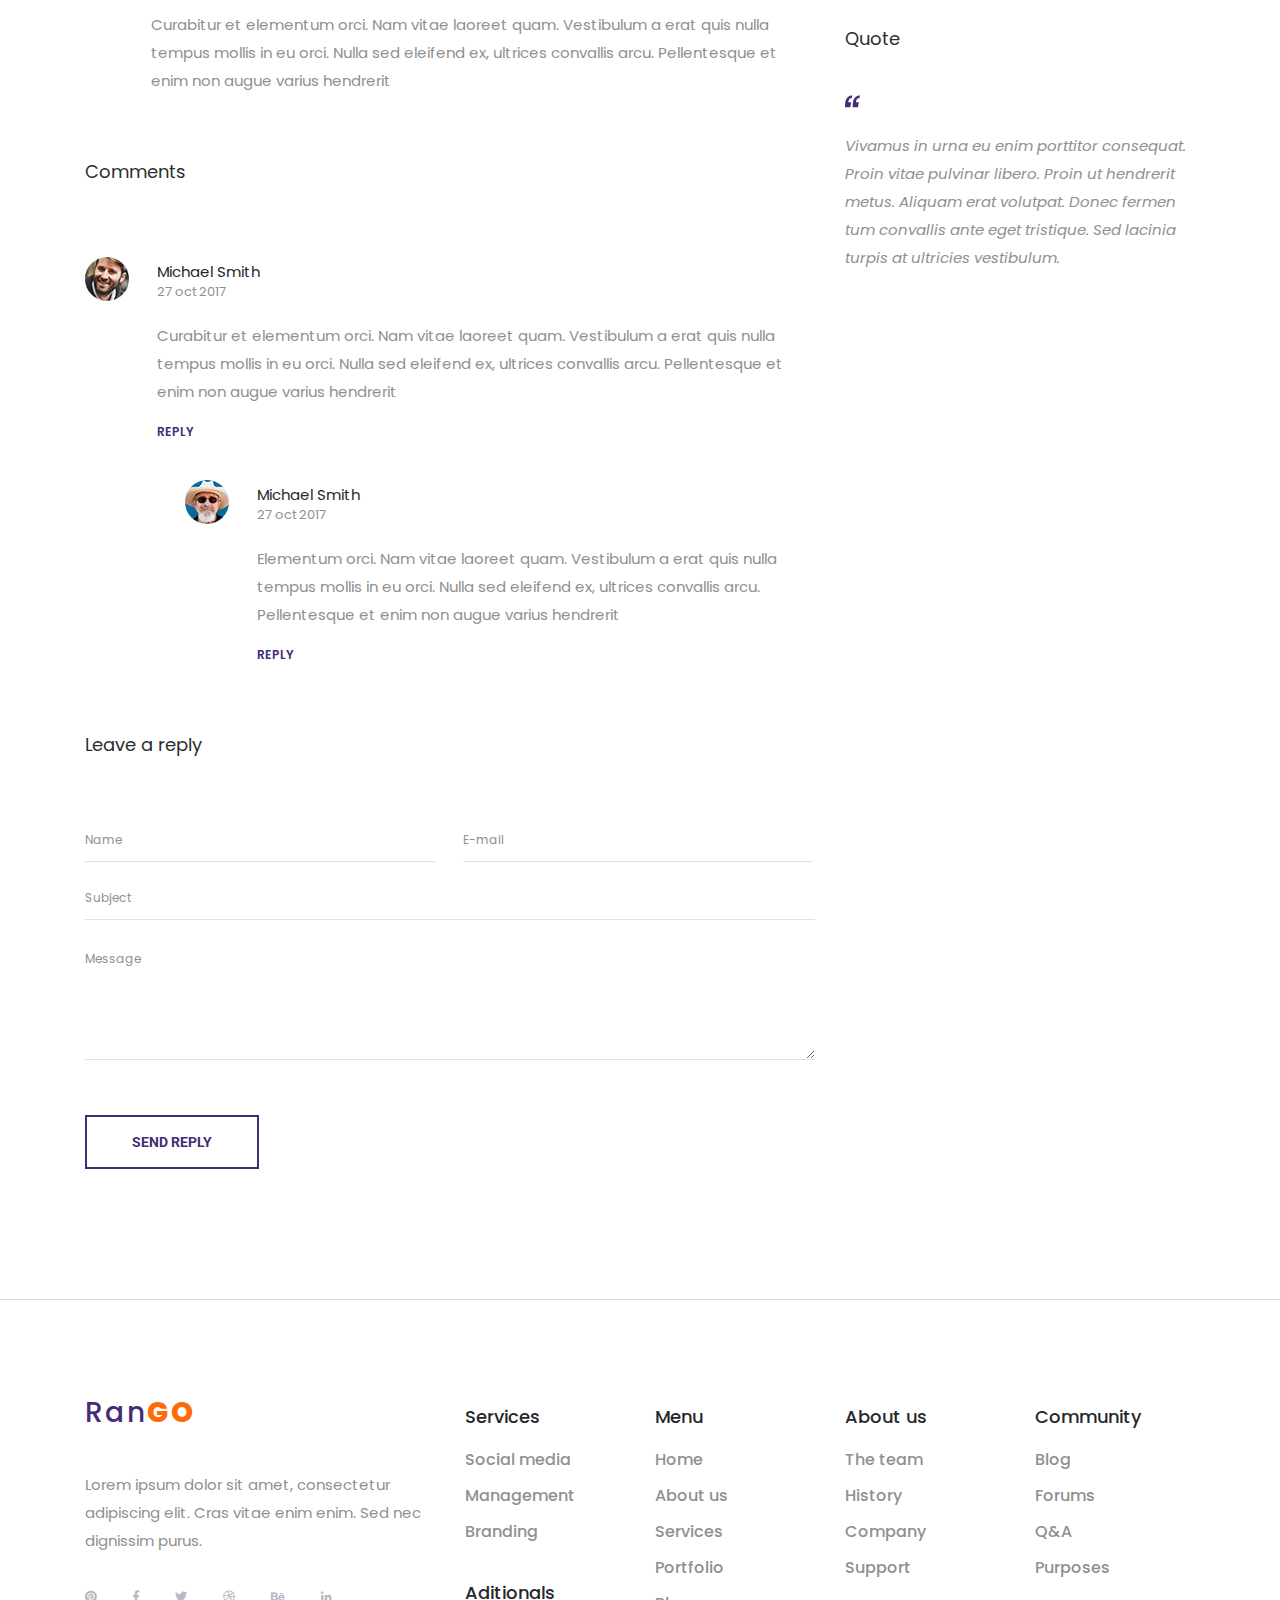
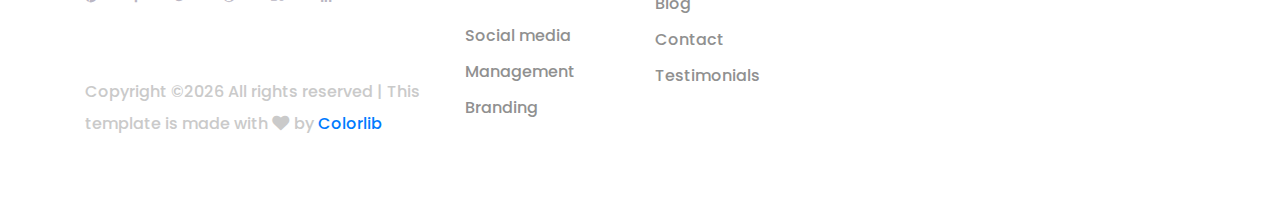
<file: blog_post.html>
<!DOCTYPE html>
<html lang="en">
<head>
<title>RanGO - Blog Post</title>
<meta charset="utf-8">
<meta http-equiv="X-UA-Compatible" content="IE=edge">
<meta name="description" content="RanGO Project">
<meta name="viewport" content="width=device-width, initial-scale=1">
<link rel="stylesheet" type="text/css" href="styles/bootstrap4/bootstrap.min.css">
<link href="plugins/fontawesome-free-5.0.1/css/fontawesome-all.css" rel="stylesheet" type="text/css">
<link href="plugins/colorbox/colorbox.css" rel="stylesheet" type="text/css">
<link rel="stylesheet" type="text/css" href="styles/blog_post_styles.css">
<link rel="stylesheet" type="text/css" href="styles/blog_post_responsive.css">
</head>

<body>

<div class="super_container">
	
	<!-- Header -->

	<header class="header d-flex flex-row justify-content-end align-items-center trans_200">
		
		<!-- Logo -->
		<div class="logoPrincipal">
			<img src="images/logoPrinicipal.png" class="logoPrincipal">
		</div>

		<!-- Navigation -->
		<nav class="main_nav justify-self-end text-right">
			<ul>
				<li><a href="index.html">Home</a></li>
				<li><a href="about.html">About Us</a></li>
				<li><a href="services.html">Services</a></li>
				<li><a href="portfolio.html">Portfolio</a></li>
				<li><a href="blog.html">Blog</a></li>
				<li><a href="contact.html">Contact</a></li>
			</ul>
			
			<!-- Search -->
			<div class="search">
				<div class="search_content d-flex flex-column align-items-center justify-content-center">
					<div class="search_button d-flex flex-column align-items-center justify-content-center">
						<svg version="1.1" id="Layer_1" xmlns="http://www.w3.org/2000/svg" xmlns:xlink="http://www.w3.org/1999/xlink" x="0px" y="0px"
							width="18px" height="18px" viewBox="0 0 100 100" enable-background="new 0 0 100 100" xml:space="preserve">
							<g>
								<g>
									<path class="search_path" fill="#FFFFFF" d="M89.354,10.609c-14.144-14.146-37.157-14.146-51.301,0c-6.852,6.853-10.625,15.964-10.625,25.655
										c0,8.829,3.132,17.174,8.87,23.771l-4.32,4.321l-4.402-4.403c-0.482-0.482-1.137-0.754-1.819-0.754s-1.337,0.271-1.819,0.754
										L3.31,80.584c-2.148,2.147-3.331,5.004-3.331,8.042s1.183,5.895,3.331,8.042C5.457,98.817,8.313,100,11.35,100
										c3.038,0,5.894-1.184,8.041-3.331l20.627-20.631c0.482-0.482,0.753-1.137,0.753-1.819s-0.271-1.337-0.753-1.819l-4.403-4.403
										l4.322-4.322c6.795,5.902,15.28,8.855,23.766,8.855c9.289,0,18.579-3.537,25.65-10.61c6.852-6.853,10.625-15.963,10.625-25.654
										C99.979,26.573,96.205,17.462,89.354,10.609z M15.753,93.029c-1.176,1.177-2.739,1.824-4.403,1.824
										c-1.663,0-3.227-0.648-4.403-1.824c-1.176-1.176-1.823-2.74-1.823-4.403s0.647-3.228,1.824-4.403L18.458,72.71l8.805,8.807
										L15.753,93.029z M30.902,77.878l-8.805-8.807l3.659-3.66l8.806,8.808L30.902,77.878z M85.715,58.28
										c-12.137,12.14-31.886,12.14-44.023,0c-5.88-5.881-9.118-13.699-9.118-22.016c0-8.316,3.238-16.135,9.118-22.016
										c6.069-6.069,14.041-9.104,22.012-9.104c7.972,0,15.943,3.035,22.013,9.104c5.88,5.881,9.117,13.699,9.117,22.016
										S91.596,52.399,85.715,58.28z"></path>
								</g>
							</g>
							<g>
								<g>
									<path class="search_path" fill="#FFFFFF" d="M81.47,18.495c-9.797-9.798-25.736-9.798-35.533,0c-9.796,9.798-9.796,25.741,0,35.539
										c4.898,4.898,11.333,7.349,17.766,7.349c6.435,0,12.868-2.45,17.767-7.349l0,0C91.266,44.235,91.266,28.293,81.47,18.495z
										 M77.831,50.395c-7.79,7.791-20.466,7.791-28.256,0c-7.79-7.792-7.79-20.469,0-28.261c3.896-3.896,9.011-5.843,14.128-5.843
										c5.116,0,10.233,1.948,14.128,5.843C85.621,29.925,85.621,42.603,77.831,50.395z"></path>
								</g>
							</g>
							<g>
								<g>
									<path class="search_path" fill="#FFFFFF" d="M73.283,26.683c-5.282-5.283-13.877-5.283-19.16,0c-1.004,1.005-1.004,2.634,0,3.639
										c1.005,1.005,2.634,1.005,3.639,0c3.276-3.276,8.607-3.276,11.884,0c0.502,0.503,1.16,0.754,1.818,0.754
										c0.659,0,1.317-0.251,1.819-0.754C74.288,29.317,74.288,27.688,73.283,26.683z"></path>
								</g>
							</g>
						</svg>
					</div>

					<form id="search_form" class="search_form bez_1">
						<input type="search" class="search_input bez_1">
					</form>

				</div>
			</div>
		</nav>

		<!-- Hamburger -->
		<div class="hamburger_container bez_1">
			<i class="fas fa-bars trans_200"></i>
		</div>
		
	</header>

	<!-- Menu -->

	<div class="menu_container">
		<div class="menu menu_mm text-right">
			<div class="menu_close"><i class="far fa-times-circle trans_200"></i></div>
			<ul class="menu_mm">
				<li class="menu_mm"><a href="index.html">Home</a></li>
				<li class="menu_mm"><a href="about.html">About Us</a></li>
				<li class="menu_mm"><a href="services.html">Services</a></li>
				<li class="menu_mm"><a href="portfolio.html">Portfolio</a></li>
				<li class="menu_mm"><a href="blog.html">Blog</a></li>
				<li class="menu_mm"><a href="contact.html">Contact</a></li>
			</ul>
		</div>
	</div>

	<!-- Home -->

	<div class="home">
		<div class="home_background_container prlx_parent">
			<div class="home_background prlx" style="background-image:url(images/blog_background.jpg)"></div>
		</div>
		
		<div class="home_title">
			<h2>Blog</h2>
			<div class="next_section_scroll">
				<div class="next_section nav_links" data-scroll-to=".blog">
					<i class="fas fa-chevron-down trans_200"></i>
					<i class="fas fa-chevron-down trans_200"></i>
				</div>
			</div>
		</div>
	
	</div>

	<!-- Blog -->

	<div class="blog">
		
		<div class="container">
			<div class="row">
				
				<div class="col-lg-8">
					
					<!-- Blog Post -->

					<div class="blog_container">

						<!-- Image -->
						<div class="blog_post_image">
							<img src="images/blog_post.jpg" alt="https://unsplash.com/@heysupersimi">
						</div>

						<!-- Blog Post Body -->
						<div class="blog_post_body">
							<div class="blog_post_date">oct 29, 2017</div>
							<h2 class="blog_post_title">A beautiful day</h2>
							<p>Vivamus in urna eu enim porttitor consequat. Proin vitae pulvinar libero. Proin ut hendrerit metus. Aliquam erat volutpat. Donec fermentum convallis ante eget tristique. Sed lacinia turpis at ultricies vestibulum.</p>
							<p>Curabitur et elementum orci. Nam vitae laoreet quam. Vestibulum a erat quis nulla tempus mollis in eu orci. Nulla sed eleifend ex, ultrices convallis arcu. Pellentesque et enim non augue varius hendrerit. Donec pretium, lectus ac dictum viverra, nisl augue maximus orci, at scelerisque ipsum sapien in lorem. Pellentesque vehicula facilisis purus sit amet ultricies. Nam eleifend sit amet nisl ut fermentum. Etiam rhoncus odio non tellus eleifend ornare.</p>
							<p>Mauris eu urna auctor, pharetra dolor ut, laoreet sem. Morbi ornare justo sit amet molestie dictum. Ut scelerisque nec lacus sed posuere. Ut viverra elit ac lectus rhoncus, non tincidunt nisl tristique.</p>
							<div class="blog_post_highlight">
								Donec pretium, lectus ac dictum viverra, nisl augue maximus orci, at scelerisque ipsum sapien in lorem. Pellentesque vehicula facilisis purus sit amet ultricies. Nam eleifend sit amet nisl ut fermentum.
							</div>
							<p>Curabitur et elementum orci. Nam vitae laoreet quam. Vestibulum a erat quis nulla tempus mollis in eu orci. Nulla sed eleifend ex, ultrices convallis arcu. Pellentesque et enim non augue varius hendrerit</p>
						</div>

						<!-- Comments -->
						<div class="blog_post_comments">
							<div class="comments_title">Comments</div>
							<ul class="comments_container">

								<!-- Comment -->
								<li class="comment">
									<div class="comment_content clearfix">
										<div class="comment_image"><img src="images/comment_1.jpg" alt=""></div>
										<div class="comment_body">
											<div class="comment_name">Michael Smith</div>
											<div class="comment_date">27 oct 2017</div>
											<p class="comment_text">Curabitur et elementum orci. Nam vitae laoreet quam. Vestibulum a erat quis nulla tempus mollis in eu orci. Nulla sed eleifend ex, ultrices convallis arcu. Pellentesque et enim non augue varius hendrerit</p>
											<div class="comment_link">
												<a href="#">reply</a>
											</div>
										</div>
									</div>

									<ul class="children">
										<li class="comment">
											<div class="comment_content clearfix">
												<div class="comment_image"><img src="images/comment_2.jpg" alt=""></div>
												<div class="comment_body">
													<div class="comment_name">Michael Smith</div>
													<div class="comment_date">27 oct 2017</div>
													<p class="comment_text">Elementum orci. Nam vitae laoreet quam. Vestibulum a erat quis nulla tempus mollis in eu orci. Nulla sed eleifend ex, ultrices convallis arcu. Pellentesque et enim non augue varius hendrerit</p>
													<div class="comment_link">
														<a href="#">reply</a>
													</div>
												</div>
											</div>
										</li>
									</ul>
								</li>

							</ul>
						</div>

						<!-- Reply -->

						<div class="reply">
							
							<div class="reply_title">Leave a reply</div>
							<div class="reply_form_container">
								
								<!-- Reply Form -->

								<form id="reply_form" action="post">
									<div>
										<input id="reply_form_name" class="input_field reply_form_name" type="text" placeholder="Name" required="required" data-error="Name is required.">
										<input id="reply_form_email" class="input_field reply_form_email" type="email" placeholder="E-mail" required="required" data-error="Valid email is required.">
										<input id="reply_form_subject" class="input_field reply_form_subject" type="text" placeholder="Subject" required="required" data-error="Subject is required.">
										<textarea id="reply_form_message" class="text_field reply_form_message" name="message"  placeholder="Message" rows="4" required data-error="Please, write us a message."></textarea>
									</div>
									<div>
										<button id="reply_form_submit" type="submit" class="reply_submit_btn trans_300" value="Submit">
											send reply
										</button>
									</div>

								</form>

							</div>
						</div>
					</div>
					
				</div>

				<div class="col-lg-4">
					
					<!-- Sidebar -->

					<div class="sidebar">
						
						<div class="sidebar_search_container">

							<!-- Sidebar Search -->
							<form id="sidebar_search_form" class="sidebar_search_form bez_1">
								<input id="sidebar_search_input" type="search" class="sidebar_search_input bez_1" placeholder="Search">
								<button id="sidebar_search_button" type="submit" class="sidebar_search_button trans_300" value="Submit">
									<svg version="1.1" id="Layer_1" xmlns="http://www.w3.org/2000/svg" xmlns:xlink="http://www.w3.org/1999/xlink" x="0px" y="0px"
										width="18px" height="18px" viewBox="0 0 100 100" enable-background="new 0 0 100 100" xml:space="preserve">
										<g>
											<g>
												<path class="search_path" fill="#909090" d="M89.354,10.609c-14.144-14.146-37.157-14.146-51.301,0c-6.852,6.853-10.625,15.964-10.625,25.655
													c0,8.829,3.132,17.174,8.87,23.771l-4.32,4.321l-4.402-4.403c-0.482-0.482-1.137-0.754-1.819-0.754s-1.337,0.271-1.819,0.754
													L3.31,80.584c-2.148,2.147-3.331,5.004-3.331,8.042s1.183,5.895,3.331,8.042C5.457,98.817,8.313,100,11.35,100
													c3.038,0,5.894-1.184,8.041-3.331l20.627-20.631c0.482-0.482,0.753-1.137,0.753-1.819s-0.271-1.337-0.753-1.819l-4.403-4.403
													l4.322-4.322c6.795,5.902,15.28,8.855,23.766,8.855c9.289,0,18.579-3.537,25.65-10.61c6.852-6.853,10.625-15.963,10.625-25.654
													C99.979,26.573,96.205,17.462,89.354,10.609z M15.753,93.029c-1.176,1.177-2.739,1.824-4.403,1.824
													c-1.663,0-3.227-0.648-4.403-1.824c-1.176-1.176-1.823-2.74-1.823-4.403s0.647-3.228,1.824-4.403L18.458,72.71l8.805,8.807
													L15.753,93.029z M30.902,77.878l-8.805-8.807l3.659-3.66l8.806,8.808L30.902,77.878z M85.715,58.28
													c-12.137,12.14-31.886,12.14-44.023,0c-5.88-5.881-9.118-13.699-9.118-22.016c0-8.316,3.238-16.135,9.118-22.016
													c6.069-6.069,14.041-9.104,22.012-9.104c7.972,0,15.943,3.035,22.013,9.104c5.88,5.881,9.117,13.699,9.117,22.016
													S91.596,52.399,85.715,58.28z"></path>
											</g>
										</g>
										<g>
											<g>
												<path class="search_path" fill="#909090" d="M81.47,18.495c-9.797-9.798-25.736-9.798-35.533,0c-9.796,9.798-9.796,25.741,0,35.539
													c4.898,4.898,11.333,7.349,17.766,7.349c6.435,0,12.868-2.45,17.767-7.349l0,0C91.266,44.235,91.266,28.293,81.47,18.495z
													 M77.831,50.395c-7.79,7.791-20.466,7.791-28.256,0c-7.79-7.792-7.79-20.469,0-28.261c3.896-3.896,9.011-5.843,14.128-5.843
													c5.116,0,10.233,1.948,14.128,5.843C85.621,29.925,85.621,42.603,77.831,50.395z"></path>
											</g>
										</g>
										<g>
											<g>
												<path class="search_path" fill="#909090" d="M73.283,26.683c-5.282-5.283-13.877-5.283-19.16,0c-1.004,1.005-1.004,2.634,0,3.639
													c1.005,1.005,2.634,1.005,3.639,0c3.276-3.276,8.607-3.276,11.884,0c0.502,0.503,1.16,0.754,1.818,0.754
													c0.659,0,1.317-0.251,1.819-0.754C74.288,29.317,74.288,27.688,73.283,26.683z"></path>
											</g>
										</g>
									</svg>
								</button>

							</form>

						</div>
						
						<!-- Sidebar Categories -->
						<div class="sidebar_section categories_section">
							
							<div class="sidebar_section_title">Categories</div>
							<div class="sidebar_categories">
								<ul>
									<li><a href="#">Vestibulum maximus</a></li>
									<li class="active"><a href="#">Nisi eu lobortis pharetra</a></li>
									<li><a href="#">Orci quam accumsan</a></li>
									<li><a href="#">Auguen pharetra massa</a></li>
									<li><a href="#">Tellus ut nulla</a></li>
									<li><a href="#">Etiam egestas viverra</a></li>
								</ul>
							</div>
						</div>
						
						<!-- Sidebar Gallery -->
						<div class="sidebar_section gallery_section">
							
							<div class="sidebar_section_title">Instagram</div>
							<div class="gallery_container">
								<ul class="gallery_items d-flex flex-row align-items-start justify-content-between flex-wrap">
									<li class="gallery_item">
										<a class="colorbox" href="https://images.unsplash.com/photo-1463704131914-97e5aaa0e339?auto=format&fit=crop&w=720&q=80">
											<img src="images/gallery_1.jpg" alt="https://unsplash.com/@matthewkane">
										</a>
									</li>
									<li class="gallery_item">
										<a class="colorbox" href="https://images.unsplash.com/photo-1487260211189-670c54da558d?auto=format&fit=crop&w=720&q=80">
											<img src="images/gallery_2.jpg" alt="https://unsplash.com/@emileseguin">
										</a>
									</li>
									<li class="gallery_item">
										<a class="colorbox" href="https://images.unsplash.com/photo-1499763874088-6f30adc715b6?auto=format&fit=crop&w=678&q=80">
											<img src="images/gallery_3.jpg" alt="https://unsplash.com/@naveenprajapat">
										</a>
									</li>
									<li class="gallery_item">
										<a class="colorbox" href="https://images.unsplash.com/photo-1507915600431-5292809c5ab7?auto=format&fit=crop&w=720&q=80">
											<img src="images/gallery_4.jpg" alt="https://unsplash.com/@saaout">
										</a>
									</li>
									<li class="gallery_item">
										<a class="colorbox" href="https://images.unsplash.com/photo-1477959858617-67f85cf4f1df?auto=format&fit=crop&w=720&q=80">
											<img src="images/gallery_5.jpg" alt="">
										</a>
									</li>
									<li class="gallery_item">
										<a class="colorbox" href="https://images.unsplash.com/photo-1493847242172-d46053a1f671?auto=format&fit=crop&w=720&q=80">
											<img src="images/gallery_6.jpg" alt="https://unsplash.com/@joeypilgrim">
										</a>
									</li>
								</ul>
							</div>
						</div>

						<!-- Sidebar Tags -->

						<div class="sidebar_section tags_section">

							<div class="sidebar_section_title">Tags</div>
							
							<div class="tags_container d-flex flex-row flex-wrap">
								<div class="tag_item"><a href="#">branding</a></div>
								<div class="tag_item"><a href="#">identity</a></div>
								<div class="tag_item"><a href="#">video</a></div>
								<div class="tag_item"><a href="#">design</a></div>
								<div class="tag_item"><a href="#">inspiration</a></div>
								<div class="tag_item"><a href="#">web design</a></div>
								<div class="tag_item"><a href="#">photography</a></div>
							</div>
						</div>

						<!-- Sidebar Quote -->

						<div class="sidebar_section quote_section">
							
							<div class="sidebar_section_title">Quote</div>
							<div class="quote_quote"><img src="images/quote.svg" alt=""></div>
							<p class="quote_text">Vivamus in urna eu enim porttitor consequat. Proin vitae pulvinar libero. Proin ut hendrerit metus. Aliquam erat volutpat. Donec fermen tum convallis ante eget tristique. Sed lacinia turpis at ultricies vestibulum.</p>
						</div>

					</div>
				</div>
			</div>
		</div>
		
	</div>

	<!-- Footer -->

	<footer class="footer">
		<div class="container">
			<div class="row">
				
				<div class="col-lg-4">

					<!-- Footer Intro -->
					<div class="footer_intro">

						<!-- Logo -->
						<div class="logo footer_logo">
							<a href="#">Ran<span>go</span></a>
						</div>

						<p>Lorem ipsum dolor sit amet, consectetur adipiscing elit. Cras vitae enim enim. Sed nec dignissim purus.</p>
						
						<!-- Social -->
						<div class="footer_social">
							<ul>
								<li><a href="#"><i class="fab fa-pinterest"></i></a></li>
								<li><a href="#"><i class="fab fa-facebook-f"></i></a></li>
								<li><a href="#"><i class="fab fa-twitter"></i></a></li>
								<li><a href="#"><i class="fab fa-dribbble"></i></a></li>
								<li><a href="#"><i class="fab fa-behance"></i></a></li>
								<li><a href="#"><i class="fab fa-linkedin-in"></i></a></li>
							</ul>
						</div>
						
						<!-- Copyright -->
						<div class="footer_cr"><!-- Link back to Colorlib can't be removed. Template is licensed under CC BY 3.0. -->
Copyright &copy;<script>document.write(new Date().getFullYear());</script> All rights reserved | This template is made with <i class="fa fa-heart" aria-hidden="true"></i> by <a href="https://colorlib.com" target="_blank">Colorlib</a>
<!-- Link back to Colorlib can't be removed. Template is licensed under CC BY 3.0. --></div>

					</div>

				</div>
				
				<!-- Footer Services -->
				<div class="col-lg-2">

					<div class="footer_col">
						<div class="footer_col_title">Services</div>
						<ul>
							<li><a href="#">Social media</a></li>
							<li><a href="#">Management</a></li>
							<li><a href="#">Branding</a></li>
						</ul>
					</div>
					
					<div class="footer_col">
						<div class="footer_col_title">Aditionals</div>
						<ul>
							<li><a href="#">Social media</a></li>
							<li><a href="#">Management</a></li>
							<li><a href="#">Branding</a></li>
						</ul>
					</div>

				</div>

				<!-- Footer Menu -->
				<div class="col-lg-2">

					<div class="footer_col">
						<div class="footer_col_title">Menu</div>
						<ul>
							<li><a href="index.html">Home</a></li>
							<li><a href="about.html">About us</a></li>
							<li><a href="services.html">Services</a></li>
							<li><a href="portfolio.html">Portfolio</a></li>
							<li><a href="blog.html">Blog</a></li>
							<li><a href="contact.html">Contact</a></li>
							<li><a href="#">Testimonials</a></li>
						</ul>
					</div>

				</div>

				<!-- Footer About -->
				<div class="col-lg-2">

					<div class="footer_col">
						<div class="footer_col_title">About us</div>
						<ul>
							<li><a href="#">The team</a></li>
							<li><a href="#">History</a></li>
							<li><a href="#">Company</a></li>
							<li><a href="#">Support</a></li>
						</ul>
					</div>

				</div>

				<!-- Footer Community -->
				<div class="col-lg-2">

					<div class="footer_col">
						<div class="footer_col_title">Community</div>
						<ul>
							<li><a href="#">Blog</a></li>
							<li><a href="#">Forums</a></li>
							<li><a href="#">Q&A</a></li>
							<li><a href="#">Purposes</a></li>
						</ul>
					</div>

				</div>

			</div>

			<div class="row">
				<div class="col">
					<!-- Copyright -->
					<div class="footer_cr_2">2017 All rights reserved</div>
				</div>
			</div>
		</div>
	</footer>

</div>

<script src="js/jquery-3.2.1.min.js"></script>
<script src="styles/bootstrap4/popper.js"></script>
<script src="styles/bootstrap4/bootstrap.min.js"></script>
<script src="plugins/greensock/TweenMax.min.js"></script>
<script src="plugins/greensock/TimelineMax.min.js"></script>
<script src="plugins/scrollmagic/ScrollMagic.min.js"></script>
<script src="plugins/greensock/animation.gsap.min.js"></script>
<script src="plugins/greensock/ScrollToPlugin.min.js"></script>
<script src="plugins/colorbox/jquery.colorbox-min.js"></script>
<script src="plugins/scrollTo/jquery.scrollTo.min.js"></script>
<script src="plugins/easing/easing.js"></script>
<script src="js/blog_post_custom.js"></script>
</body>

</html>
</file>
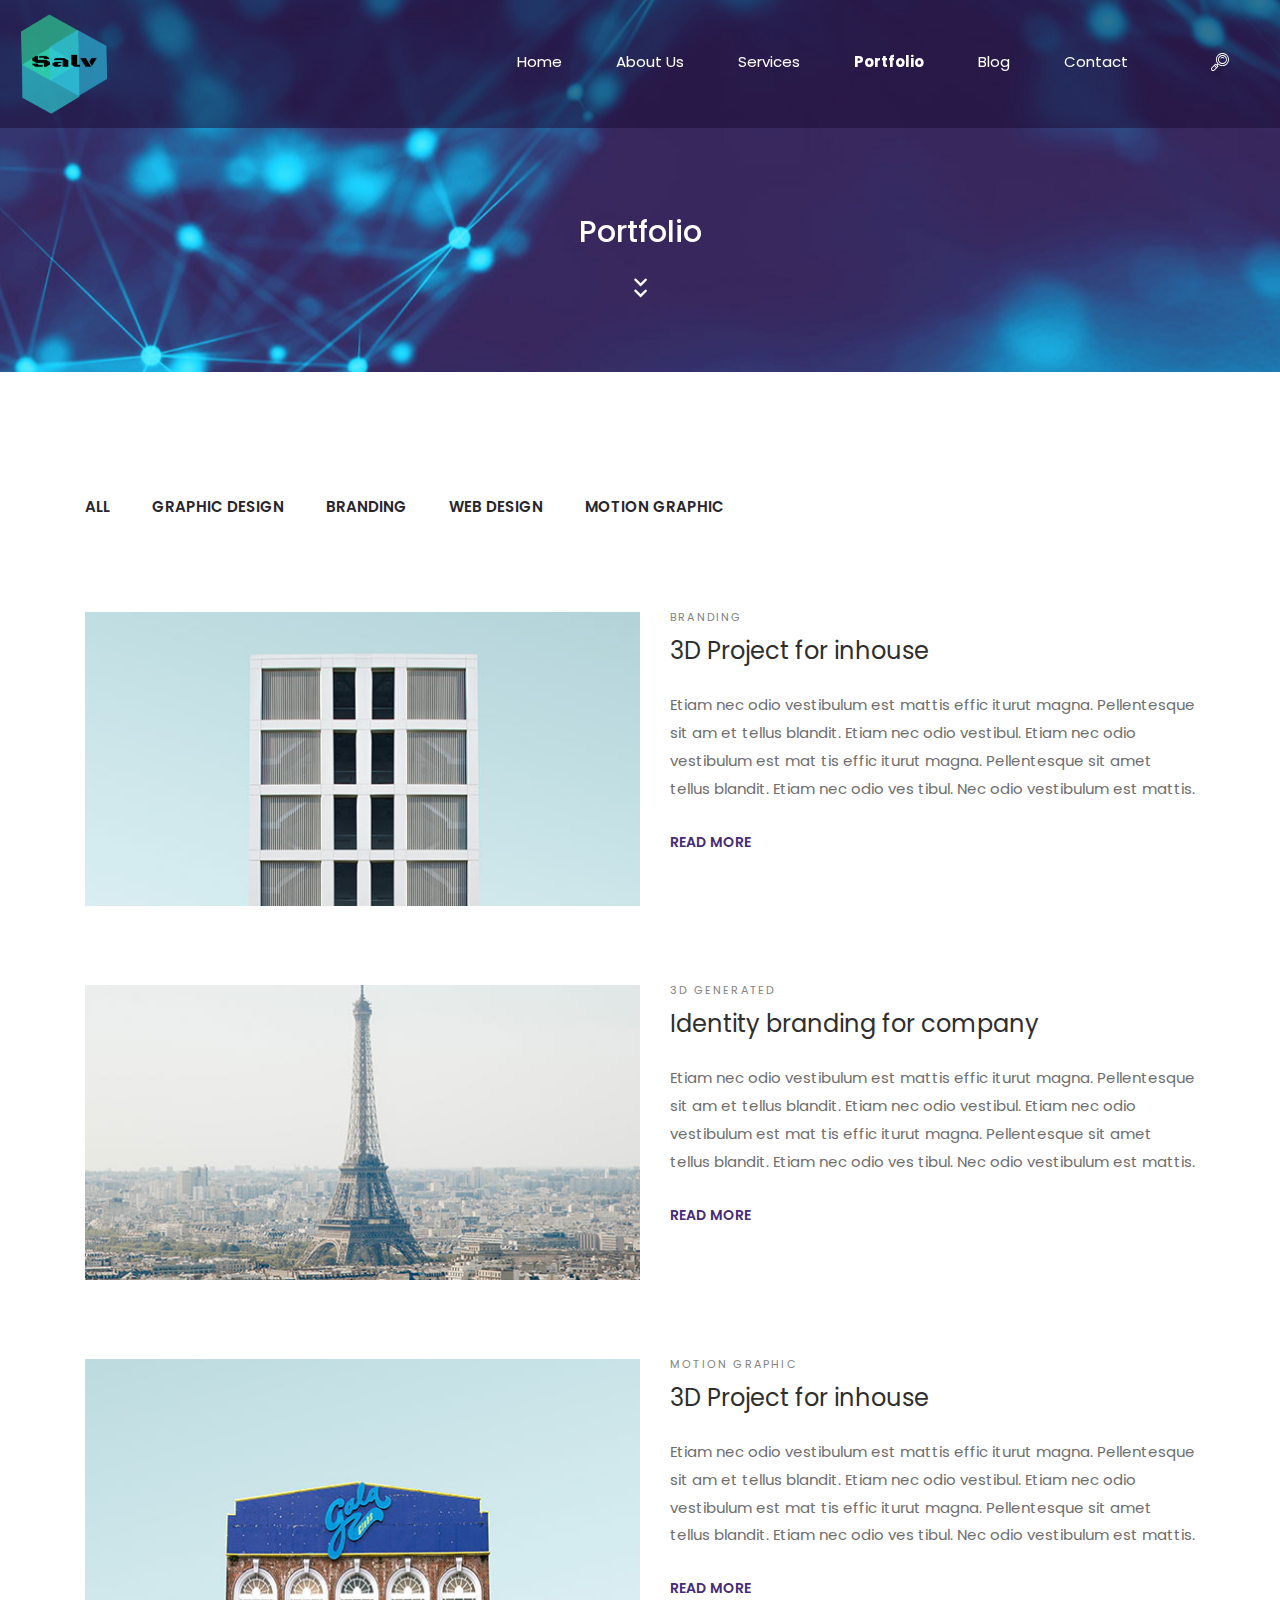
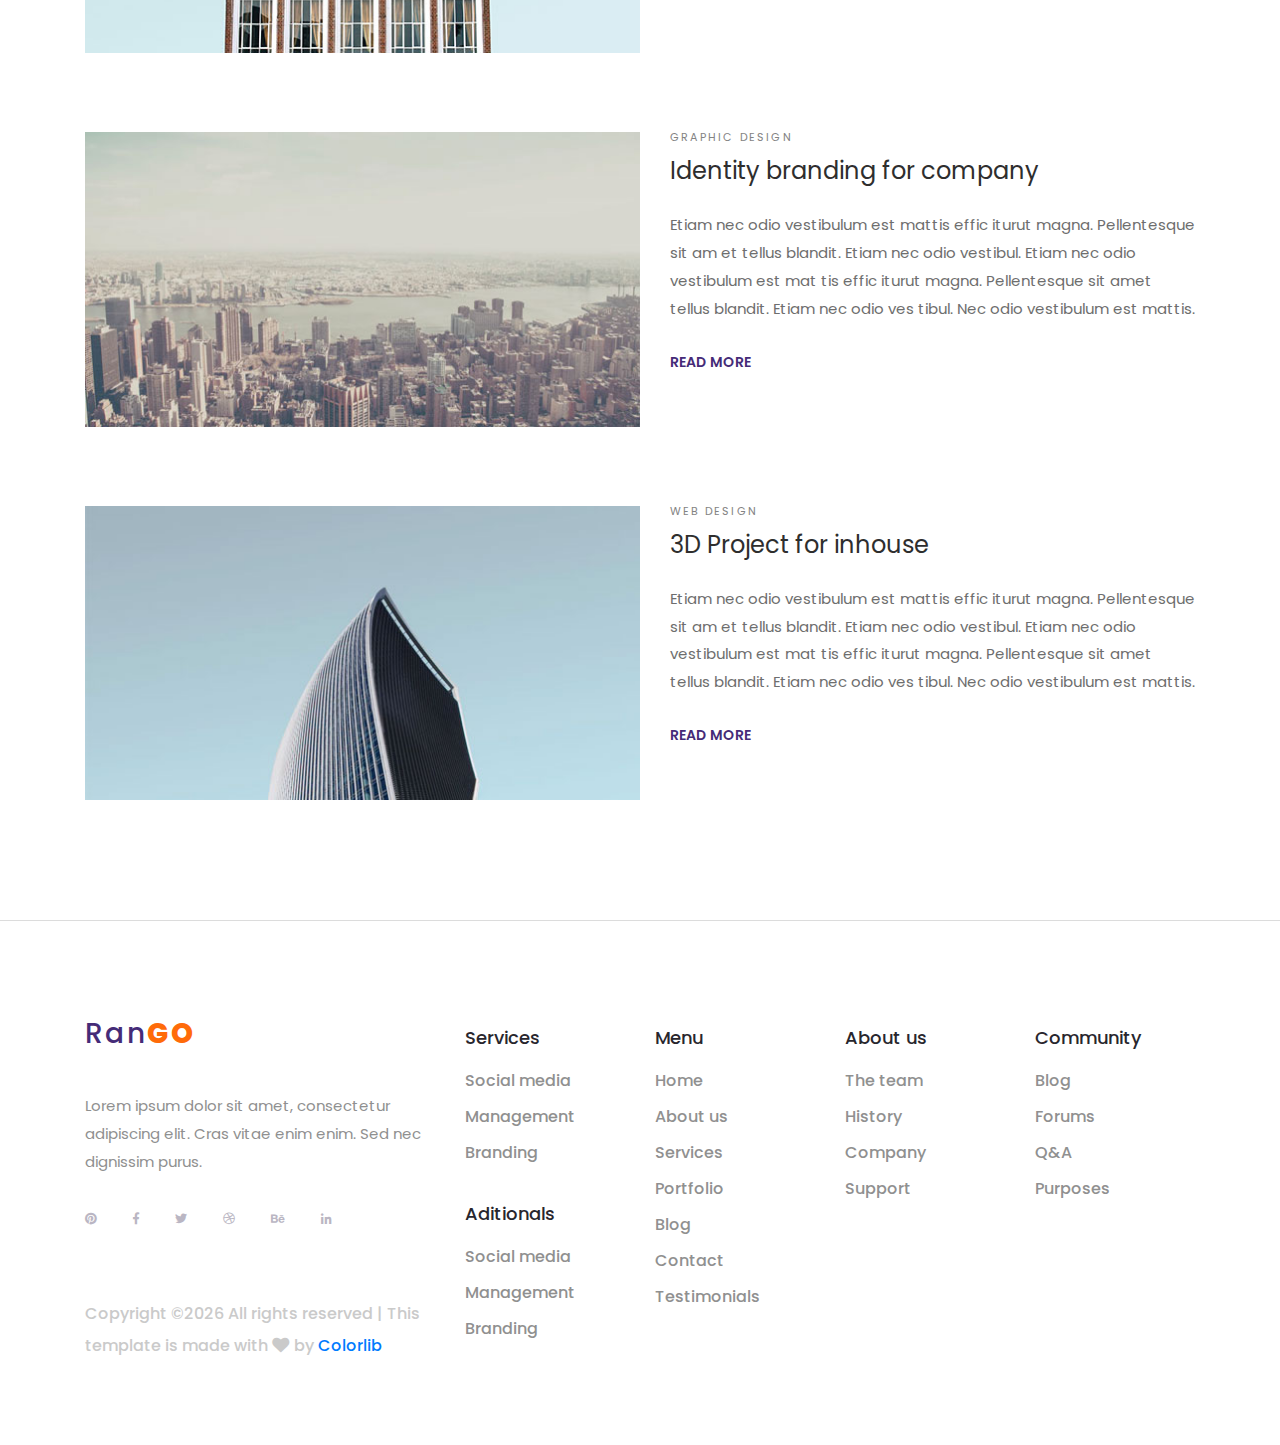
<file: portfolio.html>
<!DOCTYPE html>
<html lang="en">
<head>
<title>RanGO - Portfolio</title>
<meta charset="utf-8">
<meta http-equiv="X-UA-Compatible" content="IE=edge">
<meta name="description" content="RanGO Project">
<meta name="viewport" content="width=device-width, initial-scale=1">
<link rel="stylesheet" type="text/css" href="styles/bootstrap4/bootstrap.min.css">
<link href="plugins/fontawesome-free-5.0.1/css/fontawesome-all.css" rel="stylesheet" type="text/css">
<link rel="stylesheet" type="text/css" href="styles/portfolio_styles.css">
<link rel="stylesheet" type="text/css" href="styles/portfolio_responsive.css">
</head>

<body>

<div class="super_container">
	
	<!-- Header -->

	<header class="header d-flex flex-row justify-content-end align-items-center trans_200">
		
		<!-- Logo -->
		<div class="logoPrincipal">
			<img src="images/logoPrinicipal.png" class="logoPrincipal">
		</div>

		<!-- Navigation -->
		<nav class="main_nav justify-self-end text-right">
			<ul>
				<li><a href="index.html">Home</a></li>
				<li><a href="about.html">About Us</a></li>
				<li><a href="services.html">Services</a></li>
				<li class="active"><a href="#">Portfolio</a></li>
				<li><a href="blog.html">Blog</a></li>
				<li><a href="contact.html">Contact</a></li>
			</ul>
			
			<!-- Search -->
			<div class="search">
				<div class="search_content d-flex flex-column align-items-center justify-content-center">
					<div class="search_button d-flex flex-column align-items-center justify-content-center">
						<svg version="1.1" id="Layer_1" xmlns="http://www.w3.org/2000/svg" xmlns:xlink="http://www.w3.org/1999/xlink" x="0px" y="0px"
							width="18px" height="18px" viewBox="0 0 100 100" enable-background="new 0 0 100 100" xml:space="preserve">
							<g>
								<g>
									<path class="search_path" fill="#FFFFFF" d="M89.354,10.609c-14.144-14.146-37.157-14.146-51.301,0c-6.852,6.853-10.625,15.964-10.625,25.655
										c0,8.829,3.132,17.174,8.87,23.771l-4.32,4.321l-4.402-4.403c-0.482-0.482-1.137-0.754-1.819-0.754s-1.337,0.271-1.819,0.754
										L3.31,80.584c-2.148,2.147-3.331,5.004-3.331,8.042s1.183,5.895,3.331,8.042C5.457,98.817,8.313,100,11.35,100
										c3.038,0,5.894-1.184,8.041-3.331l20.627-20.631c0.482-0.482,0.753-1.137,0.753-1.819s-0.271-1.337-0.753-1.819l-4.403-4.403
										l4.322-4.322c6.795,5.902,15.28,8.855,23.766,8.855c9.289,0,18.579-3.537,25.65-10.61c6.852-6.853,10.625-15.963,10.625-25.654
										C99.979,26.573,96.205,17.462,89.354,10.609z M15.753,93.029c-1.176,1.177-2.739,1.824-4.403,1.824
										c-1.663,0-3.227-0.648-4.403-1.824c-1.176-1.176-1.823-2.74-1.823-4.403s0.647-3.228,1.824-4.403L18.458,72.71l8.805,8.807
										L15.753,93.029z M30.902,77.878l-8.805-8.807l3.659-3.66l8.806,8.808L30.902,77.878z M85.715,58.28
										c-12.137,12.14-31.886,12.14-44.023,0c-5.88-5.881-9.118-13.699-9.118-22.016c0-8.316,3.238-16.135,9.118-22.016
										c6.069-6.069,14.041-9.104,22.012-9.104c7.972,0,15.943,3.035,22.013,9.104c5.88,5.881,9.117,13.699,9.117,22.016
										S91.596,52.399,85.715,58.28z"></path>
								</g>
							</g>
							<g>
								<g>
									<path class="search_path" fill="#FFFFFF" d="M81.47,18.495c-9.797-9.798-25.736-9.798-35.533,0c-9.796,9.798-9.796,25.741,0,35.539
										c4.898,4.898,11.333,7.349,17.766,7.349c6.435,0,12.868-2.45,17.767-7.349l0,0C91.266,44.235,91.266,28.293,81.47,18.495z
										 M77.831,50.395c-7.79,7.791-20.466,7.791-28.256,0c-7.79-7.792-7.79-20.469,0-28.261c3.896-3.896,9.011-5.843,14.128-5.843
										c5.116,0,10.233,1.948,14.128,5.843C85.621,29.925,85.621,42.603,77.831,50.395z"></path>
								</g>
							</g>
							<g>
								<g>
									<path class="search_path" fill="#FFFFFF" d="M73.283,26.683c-5.282-5.283-13.877-5.283-19.16,0c-1.004,1.005-1.004,2.634,0,3.639
										c1.005,1.005,2.634,1.005,3.639,0c3.276-3.276,8.607-3.276,11.884,0c0.502,0.503,1.16,0.754,1.818,0.754
										c0.659,0,1.317-0.251,1.819-0.754C74.288,29.317,74.288,27.688,73.283,26.683z"></path>
								</g>
							</g>
						</svg>
					</div>

					<form id="search_form" class="search_form bez_1">
						<input type="search" class="search_input bez_1">
					</form>

				</div>
			</div>
		</nav>

		<!-- Hamburger -->
		<div class="hamburger_container bez_1">
			<i class="fas fa-bars trans_200"></i>
		</div>
		
	</header>

	<!-- Menu -->

	<div class="menu_container">
		<div class="menu menu_mm text-right">
			<div class="menu_close"><i class="far fa-times-circle trans_200"></i></div>
			<ul class="menu_mm">
				<li class="menu_mm"><a href="index.html">Home</a></li>
				<li class="menu_mm"><a href="about.html">About Us</a></li>
				<li class="menu_mm"><a href="services.html">Services</a></li>
				<li class="menu_mm active"><a href="portfolio.html">Portfolio</a></li>
				<li class="menu_mm"><a href="blog.html">Blog</a></li>
				<li class="menu_mm"><a href="contact.html">Contact</a></li>
			</ul>
		</div>
	</div>

	<!-- Home -->

	<div class="home">
		<div class="home_background_container prlx_parent">
			<div class="home_background prlx" style="background-image:url(images/portfolio_background.jpg)"></div>
		</div>
		
		<div class="home_title">
			<h2>Portfolio</h2>
			<div class="next_section_scroll">
				<div class="next_section nav_links" data-scroll-to=".portfolio">
					<i class="fas fa-chevron-down trans_200"></i>
					<i class="fas fa-chevron-down trans_200"></i>
				</div>
			</div>
		</div>
	
	</div>

	<!-- Portfolio -->

	<div class="portfolio">
		
		<div class="container">
			<div class="row">
				
				<div class="col">
					<div class="portfolio_categories button-group filters-button-group">
						<ul>
							<li class="portfolio_category active is-checked" data-filter="*">all</li>
							<li class="portfolio_category" data-filter=".graphic_design">graphic design</li>
							<li class="portfolio_category" data-filter=".branding">branding</li>
							<li class="portfolio_category" data-filter=".web_design">web design</li>
							<li class="portfolio_category" data-filter=".motion_graphic">motion graphic</li>
						</ul>
					</div>
				</div>

			</div>

			<div class="row">
				<div class="col">
					
					<div class="portfolio_items product-grid">

						<!-- Portfolio Item -->
						<div class="card branding">
							<div class="card_image">
								<img class="card-img-top" src="images/portfolio_1.jpg" alt="image by https://unsplash.com/@heysupersimi">
							</div>
							
							<div class="card-body">
								<div class="card-header">branding</div>
								<div class="card-title">3D Project for inhouse</div>
								<div class="card-text">Etiam nec odio vestibulum est mattis effic iturut magna. Pellentesque sit am et tellus blandit. Etiam nec odio vestibul. Etiam nec odio vestibulum est mat tis effic iturut magna. Pellentesque sit amet tellus blandit. Etiam nec odio ves tibul.  Nec odio vestibulum est mattis.</div>
								<div class="card-link"><a href="portfolio_item.html">read more</a></div>
							</div>
						</div>

						<!-- Portfolio Item -->
						<div class="card 3d_generated">
							<div class="card_image">
								<img class="card-img-top" src="images/portfolio_2.jpg" alt="image by https://unsplash.com/@anthonydelanoix">
							</div>
							
							<div class="card-body">
								<div class="card-header">3d generated</div>
								<div class="card-title">Identity branding for company</div>
								<div class="card-text">Etiam nec odio vestibulum est mattis effic iturut magna. Pellentesque sit am et tellus blandit. Etiam nec odio vestibul. Etiam nec odio vestibulum est mat tis effic iturut magna. Pellentesque sit amet tellus blandit. Etiam nec odio ves tibul.  Nec odio vestibulum est mattis.</div>
								<div class="card-link"><a href="portfolio_item.html">read more</a></div>
							</div>
						</div>

						<!-- Portfolio Item -->
						<div class="card motion_graphic">
							<div class="card_image">
								<img class="card-img-top" src="images/portfolio_3.jpg" alt="image by https://unsplash.com/@heysupersimi">
							</div>
							
							<div class="card-body">
								<div class="card-header">motion graphic</div>
								<div class="card-title">3D Project for inhouse</div>
								<div class="card-text">Etiam nec odio vestibulum est mattis effic iturut magna. Pellentesque sit am et tellus blandit. Etiam nec odio vestibul. Etiam nec odio vestibulum est mat tis effic iturut magna. Pellentesque sit amet tellus blandit. Etiam nec odio ves tibul.  Nec odio vestibulum est mattis.</div>
								<div class="card-link"><a href="portfolio_item.html">read more</a></div>
							</div>
						</div>

						<!-- Portfolio Item -->
						<div class="card graphic_design">
							<div class="card_image">
								<img class="card-img-top" src="images/portfolio_4.jpg" alt="image by https://unsplash.com/@anthonydelanoix">
							</div>
							
							<div class="card-body">
								<div class="card-header">graphic design</div>
								<div class="card-title">Identity branding for company</div>
								<div class="card-text">Etiam nec odio vestibulum est mattis effic iturut magna. Pellentesque sit am et tellus blandit. Etiam nec odio vestibul. Etiam nec odio vestibulum est mat tis effic iturut magna. Pellentesque sit amet tellus blandit. Etiam nec odio ves tibul.  Nec odio vestibulum est mattis.</div>
								<div class="card-link"><a href="portfolio_item.html">read more</a></div>
							</div>
						</div>

						<!-- Portfolio Item -->
						<div class="card web_design">
							<div class="card_image">
								<img class="card-img-top" src="images/portfolio_5.jpg" alt="image by https://unsplash.com/@heysupersimi">
							</div>
							
							<div class="card-body">
								<div class="card-header">web design</div>
								<div class="card-title">3D Project for inhouse</div>
								<div class="card-text">Etiam nec odio vestibulum est mattis effic iturut magna. Pellentesque sit am et tellus blandit. Etiam nec odio vestibul. Etiam nec odio vestibulum est mat tis effic iturut magna. Pellentesque sit amet tellus blandit. Etiam nec odio ves tibul.  Nec odio vestibulum est mattis.</div>
								<div class="card-link"><a href="portfolio_item.html">read more</a></div>
							</div>
						</div>

					</div>
						
				</div>
			</div>
		</div>
	</div>

	<!-- Footer -->

	<footer class="footer">
		<div class="container">
			<div class="row">
				
				<div class="col-lg-4">

					<!-- Footer Intro -->
					<div class="footer_intro">

						<!-- Logo -->
						<div class="logo footer_logo">
							<a href="#">Ran<span>go</span></a>
						</div>

						<p>Lorem ipsum dolor sit amet, consectetur adipiscing elit. Cras vitae enim enim. Sed nec dignissim purus.</p>
						
						<!-- Social -->
						<div class="footer_social">
							<ul>
								<li><a href="#"><i class="fab fa-pinterest"></i></a></li>
								<li><a href="#"><i class="fab fa-facebook-f"></i></a></li>
								<li><a href="#"><i class="fab fa-twitter"></i></a></li>
								<li><a href="#"><i class="fab fa-dribbble"></i></a></li>
								<li><a href="#"><i class="fab fa-behance"></i></a></li>
								<li><a href="#"><i class="fab fa-linkedin-in"></i></a></li>
							</ul>
						</div>
						
						<!-- Copyright -->
						<div class="footer_cr"><!-- Link back to Colorlib can't be removed. Template is licensed under CC BY 3.0. -->
Copyright &copy;<script>document.write(new Date().getFullYear());</script> All rights reserved | This template is made with <i class="fa fa-heart" aria-hidden="true"></i> by <a href="https://colorlib.com" target="_blank">Colorlib</a>
<!-- Link back to Colorlib can't be removed. Template is licensed under CC BY 3.0. --></div>

					</div>

				</div>
				
				<!-- Footer Services -->
				<div class="col-lg-2">

					<div class="footer_col">
						<div class="footer_col_title">Services</div>
						<ul>
							<li><a href="#">Social media</a></li>
							<li><a href="#">Management</a></li>
							<li><a href="#">Branding</a></li>
						</ul>
					</div>
					
					<div class="footer_col">
						<div class="footer_col_title">Aditionals</div>
						<ul>
							<li><a href="#">Social media</a></li>
							<li><a href="#">Management</a></li>
							<li><a href="#">Branding</a></li>
						</ul>
					</div>

				</div>

				<!-- Footer Menu -->
				<div class="col-lg-2">

					<div class="footer_col">
						<div class="footer_col_title">Menu</div>
						<ul>
							<li><a href="index.html">Home</a></li>
							<li><a href="about.html">About us</a></li>
							<li><a href="services.html">Services</a></li>
							<li><a href="#">Portfolio</a></li>
							<li><a href="blog.html">Blog</a></li>
							<li><a href="contact.html">Contact</a></li>
							<li><a href="#">Testimonials</a></li>
						</ul>
					</div>

				</div>

				<!-- Footer About -->
				<div class="col-lg-2">

					<div class="footer_col">
						<div class="footer_col_title">About us</div>
						<ul>
							<li><a href="#">The team</a></li>
							<li><a href="#">History</a></li>
							<li><a href="#">Company</a></li>
							<li><a href="#">Support</a></li>
						</ul>
					</div>

				</div>

				<!-- Footer Community -->
				<div class="col-lg-2">

					<div class="footer_col">
						<div class="footer_col_title">Community</div>
						<ul>
							<li><a href="#">Blog</a></li>
							<li><a href="#">Forums</a></li>
							<li><a href="#">Q&A</a></li>
							<li><a href="#">Purposes</a></li>
						</ul>
					</div>

				</div>

			</div>

			<div class="row">
				<div class="col">
					<!-- Copyright -->
					<div class="footer_cr_2">2017 All rights reserved</div>
				</div>
			</div>
		</div>
	</footer>

</div>

<script src="js/jquery-3.2.1.min.js"></script>
<script src="styles/bootstrap4/popper.js"></script>
<script src="styles/bootstrap4/bootstrap.min.js"></script>
<script src="plugins/greensock/TweenMax.min.js"></script>
<script src="plugins/greensock/TimelineMax.min.js"></script>
<script src="plugins/scrollmagic/ScrollMagic.min.js"></script>
<script src="plugins/greensock/animation.gsap.min.js"></script>
<script src="plugins/greensock/ScrollToPlugin.min.js"></script>
<script src="plugins/Isotope/isotope.pkgd.min.js"></script>
<script src="plugins/scrollTo/jquery.scrollTo.min.js"></script>
<script src="plugins/easing/easing.js"></script>
<script src="js/portfolio_custom.js"></script>
</body>

</html>
</file>
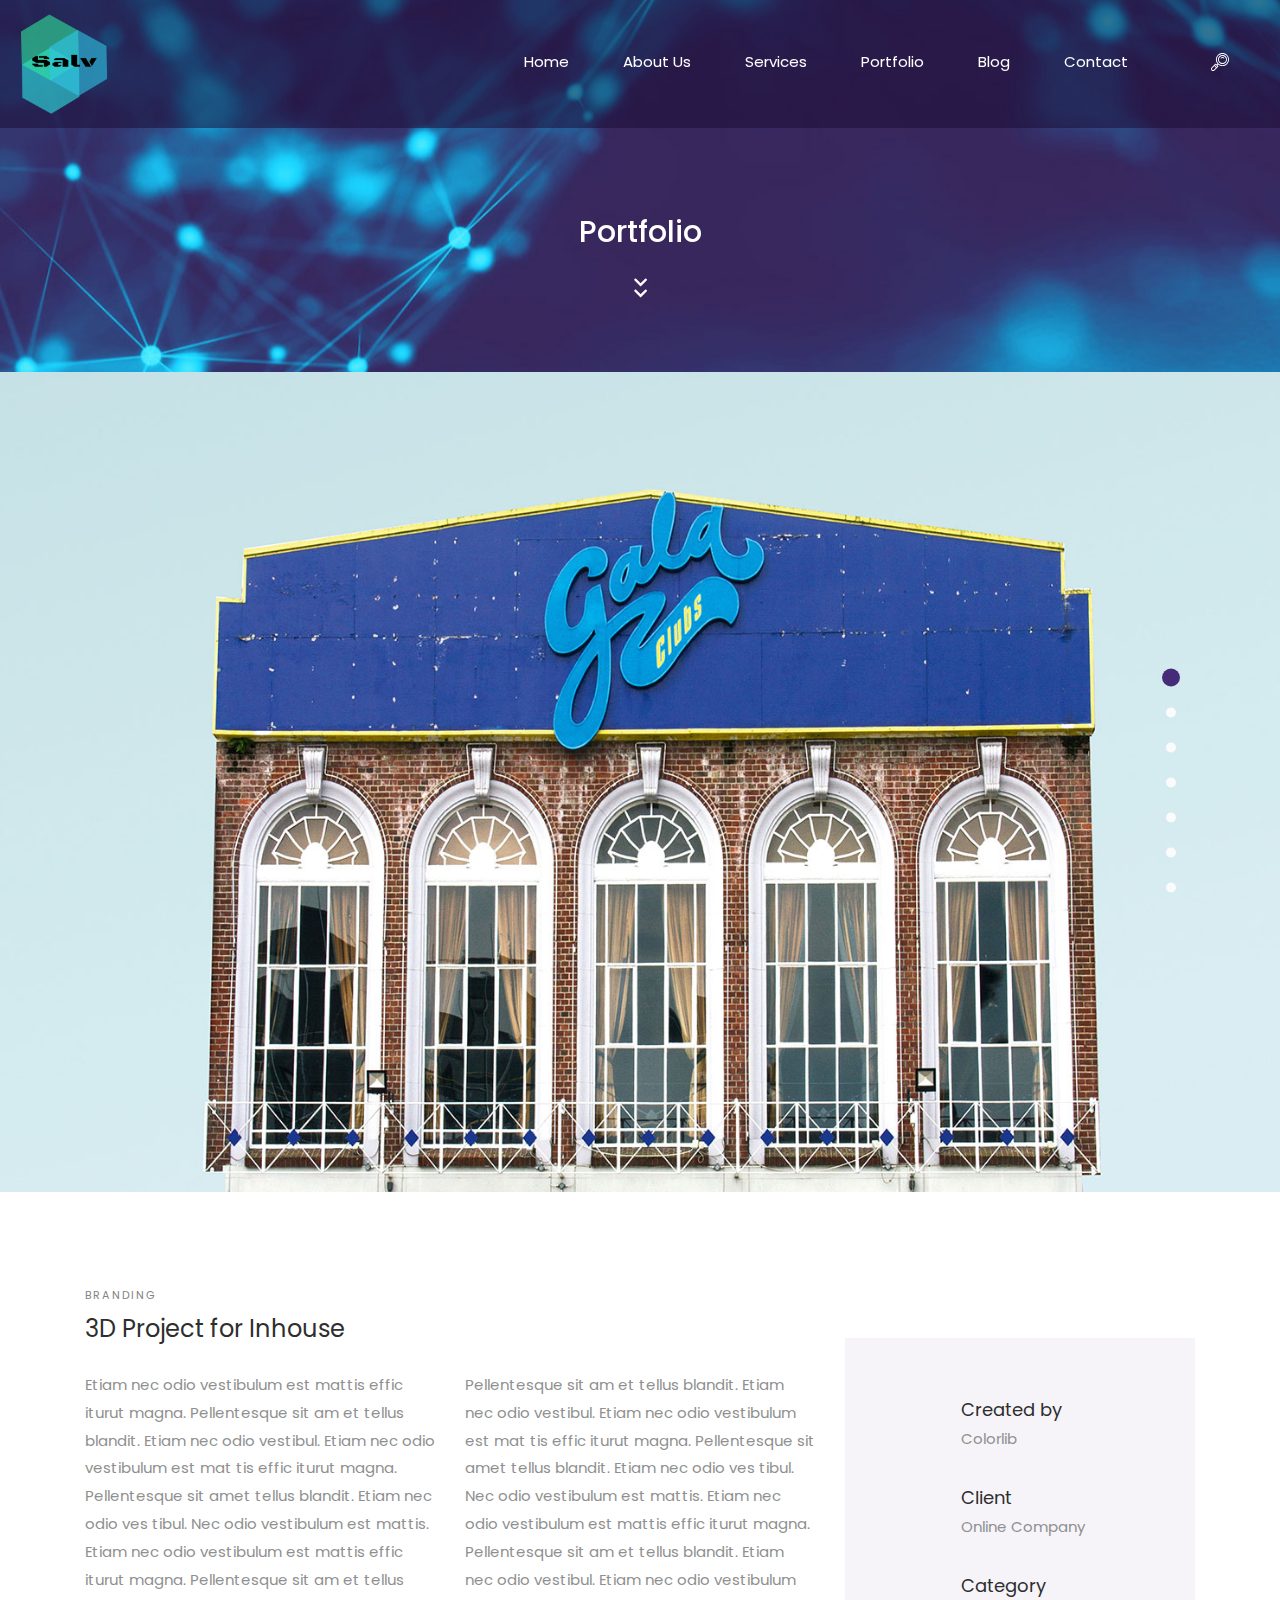
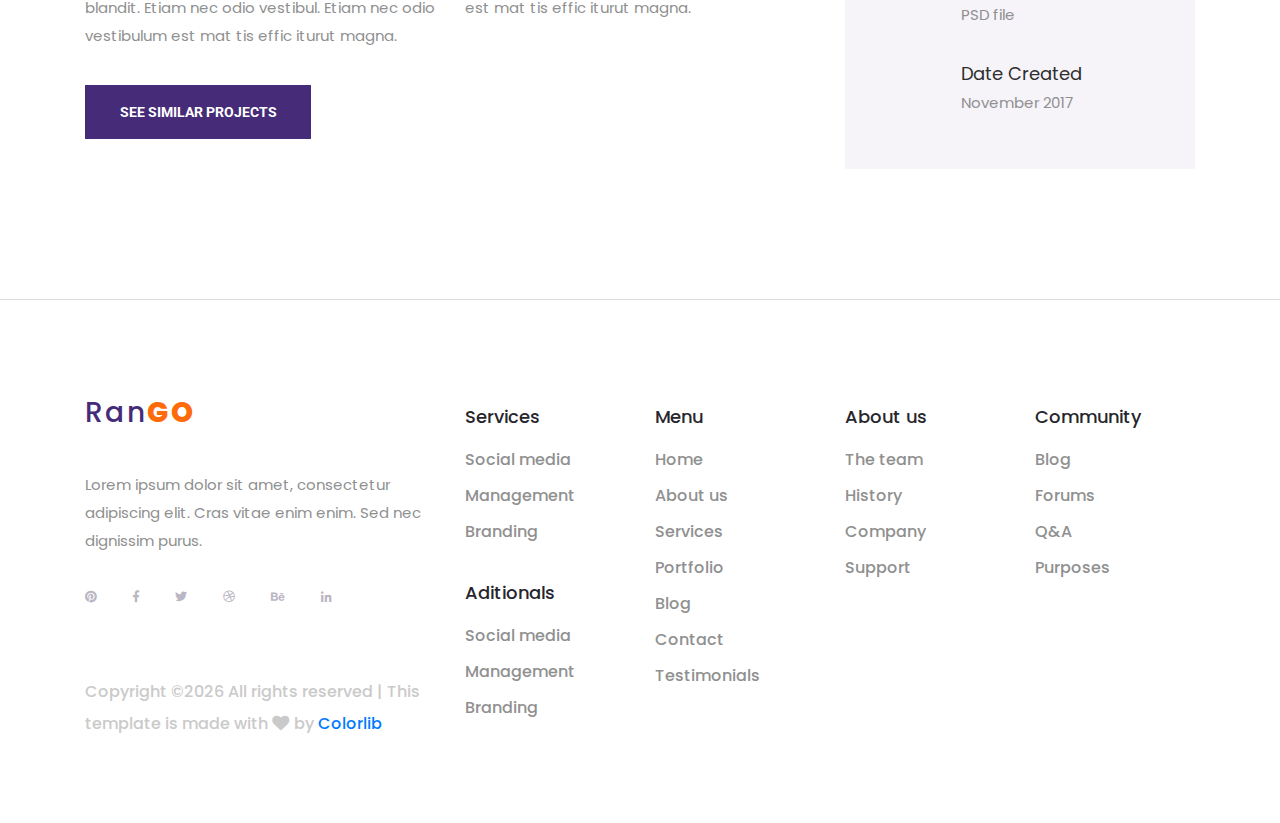
<file: portfolio_item.html>
<!DOCTYPE html>
<html lang="en">
<head>
<title>RanGO - Portfolio Item</title>
<meta charset="utf-8">
<meta http-equiv="X-UA-Compatible" content="IE=edge">
<meta name="description" content="RanGO Project">
<meta name="viewport" content="width=device-width, initial-scale=1">
<link rel="stylesheet" type="text/css" href="styles/bootstrap4/bootstrap.min.css">
<link href="plugins/fontawesome-free-5.0.1/css/fontawesome-all.css" rel="stylesheet" type="text/css">
<link rel="stylesheet" type="text/css" href="plugins/OwlCarousel2-2.2.1/owl.carousel.css">
<link rel="stylesheet" type="text/css" href="plugins/OwlCarousel2-2.2.1/owl.theme.default.css">
<link rel="stylesheet" type="text/css" href="plugins/OwlCarousel2-2.2.1/animate.css">
<link rel="stylesheet" type="text/css" href="plugins/slick-1.8.0/slick.css">
<link rel="stylesheet" type="text/css" href="styles/portfolio_item_styles.css">
<link rel="stylesheet" type="text/css" href="styles/portfolio_item_responsive.css">
</head>

<body>

<div class="super_container">
	
	<!-- Header -->

	<header class="header d-flex flex-row justify-content-end align-items-center trans_200">
		
		<!-- Logo -->
		<div class="logoPrincipal">
			<img src="images/logoPrinicipal.png" class="logoPrincipal">
		</div>

		<!-- Navigation -->
		<nav class="main_nav justify-self-end text-right">
			<ul>
				<li><a href="index.html">Home</a></li>
				<li><a href="about.html">About Us</a></li>
				<li><a href="services.html">Services</a></li>
				<li><a href="portfolio.html">Portfolio</a></li>
				<li><a href="blog.html">Blog</a></li>
				<li><a href="contact.html">Contact</a></li>
			</ul>
			
			<!-- Search -->
			<div class="search">
				<div class="search_content d-flex flex-column align-items-center justify-content-center">
					<div class="search_button d-flex flex-column align-items-center justify-content-center">
						<svg version="1.1" id="Layer_1" xmlns="http://www.w3.org/2000/svg" xmlns:xlink="http://www.w3.org/1999/xlink" x="0px" y="0px"
							width="18px" height="18px" viewBox="0 0 100 100" enable-background="new 0 0 100 100" xml:space="preserve">
							<g>
								<g>
									<path class="search_path" fill="#FFFFFF" d="M89.354,10.609c-14.144-14.146-37.157-14.146-51.301,0c-6.852,6.853-10.625,15.964-10.625,25.655
										c0,8.829,3.132,17.174,8.87,23.771l-4.32,4.321l-4.402-4.403c-0.482-0.482-1.137-0.754-1.819-0.754s-1.337,0.271-1.819,0.754
										L3.31,80.584c-2.148,2.147-3.331,5.004-3.331,8.042s1.183,5.895,3.331,8.042C5.457,98.817,8.313,100,11.35,100
										c3.038,0,5.894-1.184,8.041-3.331l20.627-20.631c0.482-0.482,0.753-1.137,0.753-1.819s-0.271-1.337-0.753-1.819l-4.403-4.403
										l4.322-4.322c6.795,5.902,15.28,8.855,23.766,8.855c9.289,0,18.579-3.537,25.65-10.61c6.852-6.853,10.625-15.963,10.625-25.654
										C99.979,26.573,96.205,17.462,89.354,10.609z M15.753,93.029c-1.176,1.177-2.739,1.824-4.403,1.824
										c-1.663,0-3.227-0.648-4.403-1.824c-1.176-1.176-1.823-2.74-1.823-4.403s0.647-3.228,1.824-4.403L18.458,72.71l8.805,8.807
										L15.753,93.029z M30.902,77.878l-8.805-8.807l3.659-3.66l8.806,8.808L30.902,77.878z M85.715,58.28
										c-12.137,12.14-31.886,12.14-44.023,0c-5.88-5.881-9.118-13.699-9.118-22.016c0-8.316,3.238-16.135,9.118-22.016
										c6.069-6.069,14.041-9.104,22.012-9.104c7.972,0,15.943,3.035,22.013,9.104c5.88,5.881,9.117,13.699,9.117,22.016
										S91.596,52.399,85.715,58.28z"></path>
								</g>
							</g>
							<g>
								<g>
									<path class="search_path" fill="#FFFFFF" d="M81.47,18.495c-9.797-9.798-25.736-9.798-35.533,0c-9.796,9.798-9.796,25.741,0,35.539
										c4.898,4.898,11.333,7.349,17.766,7.349c6.435,0,12.868-2.45,17.767-7.349l0,0C91.266,44.235,91.266,28.293,81.47,18.495z
										 M77.831,50.395c-7.79,7.791-20.466,7.791-28.256,0c-7.79-7.792-7.79-20.469,0-28.261c3.896-3.896,9.011-5.843,14.128-5.843
										c5.116,0,10.233,1.948,14.128,5.843C85.621,29.925,85.621,42.603,77.831,50.395z"></path>
								</g>
							</g>
							<g>
								<g>
									<path class="search_path" fill="#FFFFFF" d="M73.283,26.683c-5.282-5.283-13.877-5.283-19.16,0c-1.004,1.005-1.004,2.634,0,3.639
										c1.005,1.005,2.634,1.005,3.639,0c3.276-3.276,8.607-3.276,11.884,0c0.502,0.503,1.16,0.754,1.818,0.754
										c0.659,0,1.317-0.251,1.819-0.754C74.288,29.317,74.288,27.688,73.283,26.683z"></path>
								</g>
							</g>
						</svg>
					</div>

					<form id="search_form" class="search_form bez_1">
						<input type="search" class="search_input bez_1">
					</form>

				</div>
			</div>
		</nav>

		<!-- Hamburger -->
		<div class="hamburger_container bez_1">
			<i class="fas fa-bars trans_200"></i>
		</div>
		
	</header>

	<!-- Menu -->

	<div class="menu_container">
		<div class="menu menu_mm text-right">
			<div class="menu_close"><i class="far fa-times-circle trans_200"></i></div>
			<ul class="menu_mm">
				<li class="menu_mm"><a href="index.html">Home</a></li>
				<li class="menu_mm"><a href="about.html">About Us</a></li>
				<li class="menu_mm"><a href="services.html">Services</a></li>
				<li class="menu_mm"><a href="portfolio.html">Portfolio</a></li>
				<li class="menu_mm"><a href="blog.html">Blog</a></li>
				<li class="menu_mm"><a href="contact.html">Contact</a></li>
			</ul>
		</div>
	</div>

	<!-- Home -->

	<div class="home">
		<div class="home_background_container prlx_parent">
			<div class="home_background prlx" style="background-image:url(images/portfolio_background.jpg)"></div>
		</div>
		
		<div class="home_title">
			<h2>Portfolio</h2>
			<div class="next_section_scroll">
				<div class="next_section nav_links" data-scroll-to=".portfolio">
					<i class="fas fa-chevron-down trans_200"></i>
					<i class="fas fa-chevron-down trans_200"></i>
				</div>
			</div>
		</div>
	
	</div>

	<!-- Portfolio -->

	<div class="portfolio">
		
		<div class="portfolio_slider_container">

			<!-- Portfolio Slider -->
			<div class="portfolio_slider">
				
				<!-- Slider Item -->
				<div class="slider_item">
					<!-- image by https://unsplash.com/@heysupersimi -->
					<div class="slider_item_background" style="background-image: url(images/portfolio_slider.jpg)"></div>
				</div>

				<!-- Slider Item -->
				<div class="slider_item">
					<!-- image by https://unsplash.com/@heysupersimi -->
					<div class="slider_item_background" style="background-image: url(images/portfolio_slider.jpg)"></div>
				</div>

				<!-- Slider Item -->
				<div class="slider_item">
					<!-- image by https://unsplash.com/@heysupersimi -->
					<div class="slider_item_background" style="background-image: url(images/portfolio_slider.jpg)"></div>
				</div>

				<!-- Slider Item -->
				<div class="slider_item">
					<div class="slider_item_background" style="background-image: url(images/portfolio_slider.jpg)"></div>
				</div>

				<!-- Slider Item -->
				<div class="slider_item">
					<!-- image by https://unsplash.com/@heysupersimi -->
					<div class="slider_item_background" style="background-image: url(images/portfolio_slider.jpg)"></div>
				</div>

				<!-- Slider Item -->
				<div class="slider_item">
					<!-- image by https://unsplash.com/@heysupersimi -->
					<div class="slider_item_background" style="background-image: url(images/portfolio_slider.jpg)"></div>
				</div>

				<!-- Slider Item -->
				<div class="slider_item">
					<!-- image by https://unsplash.com/@heysupersimi -->
					<div class="slider_item_background" style="background-image: url(images/portfolio_slider.jpg)"></div>
				</div>

			</div>
		</div>

		<div class="portfolio_content">
			
			<div class="container">
				<div class="row">
					
					<div class="col-lg-4 portfolio_title_container">
						<div class="portfolio_category">branding</div>
						<h2 class="portfolio_title">3D Project for Inhouse</h2>
					</div>

				</div>

				<div class="row">

					<div class="col-lg-4 order-lg-1 order-2">
						<p class="portfolio_text">Etiam nec odio vestibulum est mattis effic iturut magna. Pellentesque sit am et tellus blandit. Etiam nec odio vestibul. Etiam nec odio vestibulum est mat tis effic iturut magna. Pellentesque sit amet tellus blandit. Etiam nec odio ves tibul.  Nec odio vestibulum est mattis. Etiam nec odio vestibulum est mattis effic iturut magna. Pellentesque sit am et tellus blandit. Etiam nec odio vestibul. Etiam nec odio vestibulum est mat tis effic iturut magna. </p>
						<div class="portfolio_button portfolio_button_1 trans_200">
							<a class="trans_200" href="#">see similar projects</a>
						</div>
					</div>

					<div class="col-lg-4 order-lg-2 order-3">
						<p class="portfolio_text">Pellentesque sit am et tellus blandit. Etiam nec odio vestibul. Etiam nec odio vestibulum est mat tis effic iturut magna. Pellentesque sit amet tellus blandit. Etiam nec odio ves tibul.  Nec odio vestibulum est mattis. Etiam nec odio vestibulum est mattis effic iturut magna. Pellentesque sit am et tellus blandit. Etiam nec odio vestibul. Etiam nec odio vestibulum est mat tis effic iturut magna. </p>
						<div class="portfolio_button portfolio_button_2 trans_200">
							<a class="trans_200" href="#">see similar projects</a>
						</div>
					</div>

					<div class="col-lg-4 order-lg-3 order-1">
						<div class="portfolio_info_box">

							<ul class="info_box_item">
								<li class="info_box_title">Created by</li>
								<li class="info_box_content">Colorlib</li>
							</ul>

							<ul class="info_box_item">
								<li class="info_box_title">Client</li>
								<li class="info_box_content">Online Company</li>
							</ul>

							<ul class="info_box_item">
								<li class="info_box_title">Category</li>
								<li class="info_box_content">PSD file</li>
							</ul>

							<ul class="info_box_item">
								<li class="info_box_title">Date Created</li>
								<li class="info_box_content">November 2017</li>
							</ul>

						</div>
					</div>

				</div>
			</div>

		</div>
		
	</div>

	<!-- Footer -->

	<footer class="footer">
		<div class="container">
			<div class="row">
				
				<div class="col-lg-4">

					<!-- Footer Intro -->
					<div class="footer_intro">

						<!-- Logo -->
						<div class="logo footer_logo">
							<a href="#">Ran<span>go</span></a>
						</div>

						<p>Lorem ipsum dolor sit amet, consectetur adipiscing elit. Cras vitae enim enim. Sed nec dignissim purus.</p>
						
						<!-- Social -->
						<div class="footer_social">
							<ul>
								<li><a href="#"><i class="fab fa-pinterest"></i></a></li>
								<li><a href="#"><i class="fab fa-facebook-f"></i></a></li>
								<li><a href="#"><i class="fab fa-twitter"></i></a></li>
								<li><a href="#"><i class="fab fa-dribbble"></i></a></li>
								<li><a href="#"><i class="fab fa-behance"></i></a></li>
								<li><a href="#"><i class="fab fa-linkedin-in"></i></a></li>
							</ul>
						</div>
						
						<!-- Copyright -->
						<div class="footer_cr"><!-- Link back to Colorlib can't be removed. Template is licensed under CC BY 3.0. -->
Copyright &copy;<script>document.write(new Date().getFullYear());</script> All rights reserved | This template is made with <i class="fa fa-heart" aria-hidden="true"></i> by <a href="https://colorlib.com" target="_blank">Colorlib</a>
<!-- Link back to Colorlib can't be removed. Template is licensed under CC BY 3.0. --></div>

					</div>

				</div>
				
				<!-- Footer Services -->
				<div class="col-lg-2">

					<div class="footer_col">
						<div class="footer_col_title">Services</div>
						<ul>
							<li><a href="#">Social media</a></li>
							<li><a href="#">Management</a></li>
							<li><a href="#">Branding</a></li>
						</ul>
					</div>
					
					<div class="footer_col">
						<div class="footer_col_title">Aditionals</div>
						<ul>
							<li><a href="#">Social media</a></li>
							<li><a href="#">Management</a></li>
							<li><a href="#">Branding</a></li>
						</ul>
					</div>

				</div>

				<!-- Footer Menu -->
				<div class="col-lg-2">

					<div class="footer_col">
						<div class="footer_col_title">Menu</div>
						<ul>
							<li><a href="index.html">Home</a></li>
							<li><a href="about.html">About us</a></li>
							<li><a href="services.html">Services</a></li>
							<li><a href="portfolio.html">Portfolio</a></li>
							<li><a href="blog.html">Blog</a></li>
							<li><a href="contact.html">Contact</a></li>
							<li><a href="#">Testimonials</a></li>
						</ul>
					</div>

				</div>

				<!-- Footer About -->
				<div class="col-lg-2">

					<div class="footer_col">
						<div class="footer_col_title">About us</div>
						<ul>
							<li><a href="#">The team</a></li>
							<li><a href="#">History</a></li>
							<li><a href="#">Company</a></li>
							<li><a href="#">Support</a></li>
						</ul>
					</div>

				</div>

				<!-- Footer Community -->
				<div class="col-lg-2">

					<div class="footer_col">
						<div class="footer_col_title">Community</div>
						<ul>
							<li><a href="#">Blog</a></li>
							<li><a href="#">Forums</a></li>
							<li><a href="#">Q&A</a></li>
							<li><a href="#">Purposes</a></li>
						</ul>
					</div>

				</div>

			</div>

			<div class="row">
				<div class="col">
					<!-- Copyright -->
					<div class="footer_cr_2">2017 All rights reserved</div>
				</div>
			</div>
		</div>
	</footer>

</div>

<script src="js/jquery-3.2.1.min.js"></script>
<script src="styles/bootstrap4/popper.js"></script>
<script src="styles/bootstrap4/bootstrap.min.js"></script>
<script src="plugins/greensock/TweenMax.min.js"></script>
<script src="plugins/greensock/TimelineMax.min.js"></script>
<script src="plugins/scrollmagic/ScrollMagic.min.js"></script>
<script src="plugins/greensock/animation.gsap.min.js"></script>
<script src="plugins/greensock/ScrollToPlugin.min.js"></script>
<script src="plugins/slick-1.8.0/slick.js"></script>
<script src="plugins/OwlCarousel2-2.2.1/owl.carousel.js"></script>
<script src="plugins/scrollTo/jquery.scrollTo.min.js"></script>
<script src="plugins/easing/easing.js"></script>
<script src="js/portfolio_item_custom.js"></script>
</body>

</html>
</file>
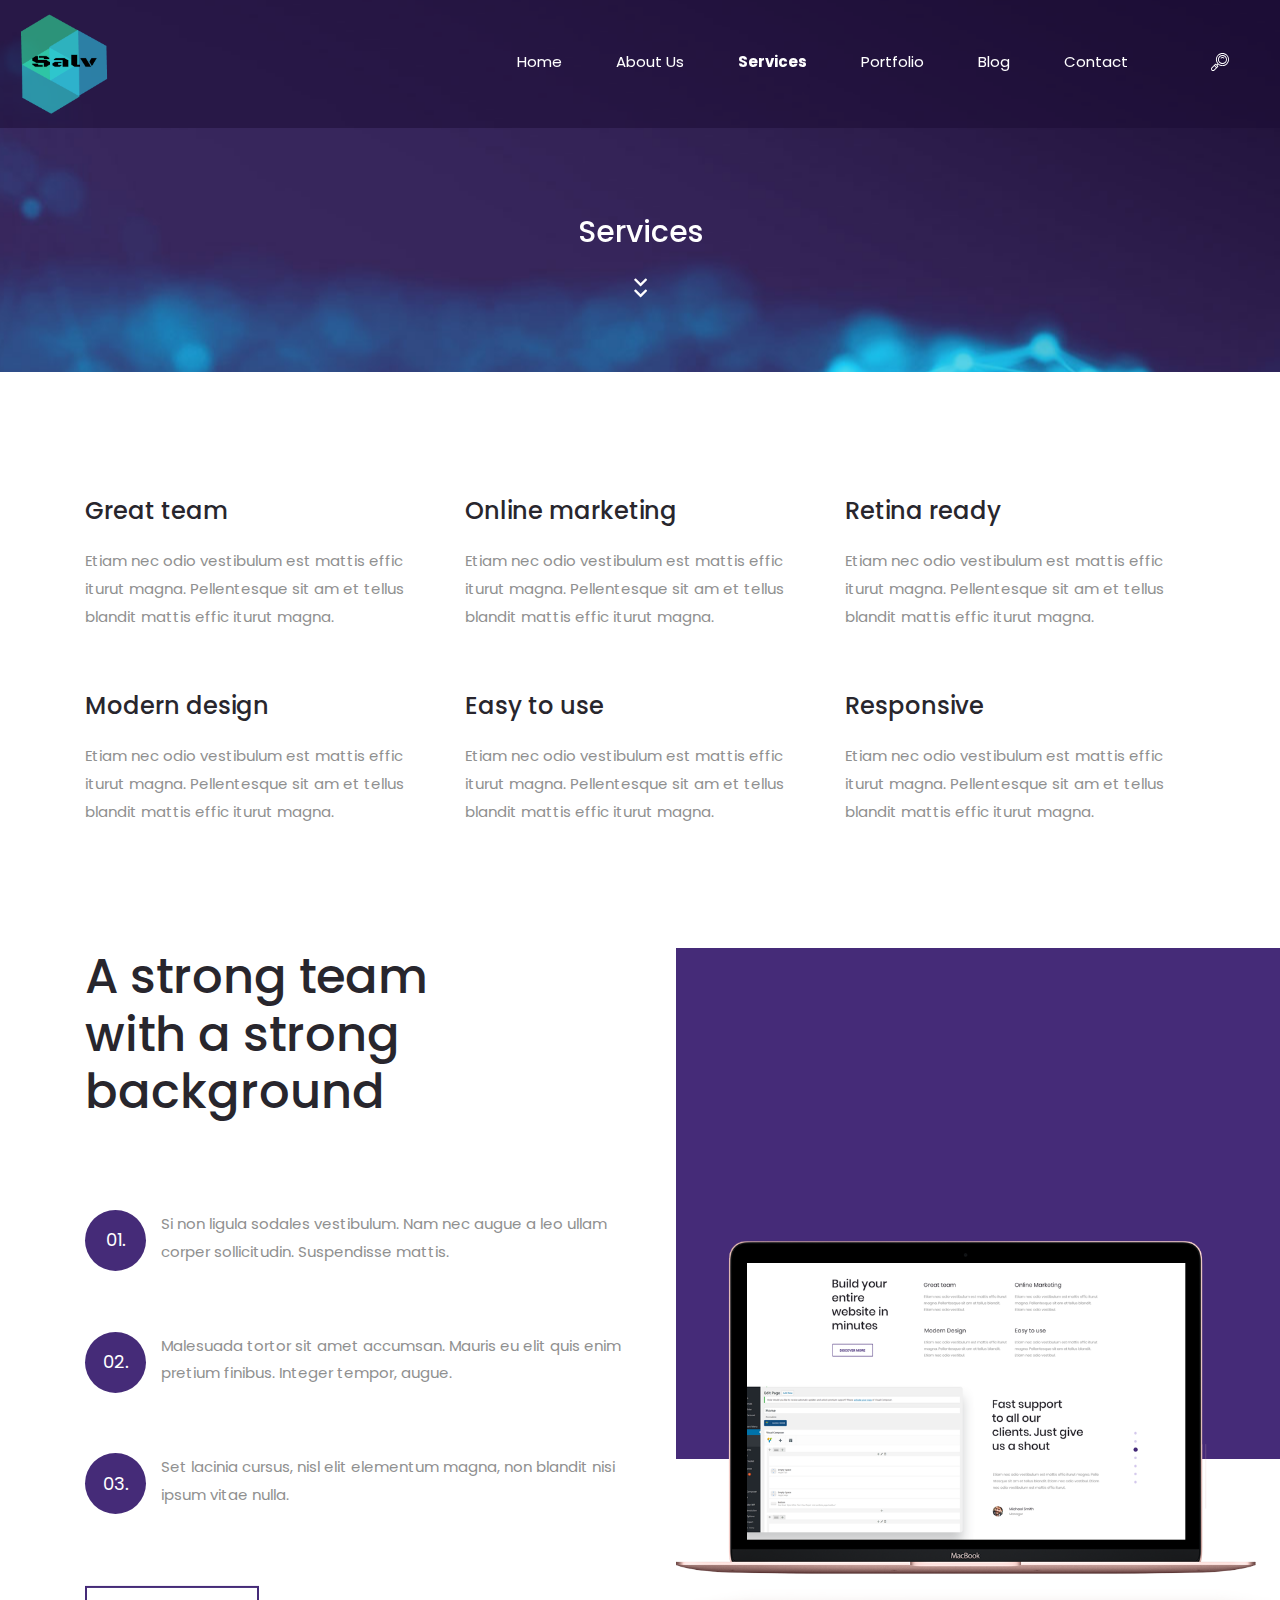
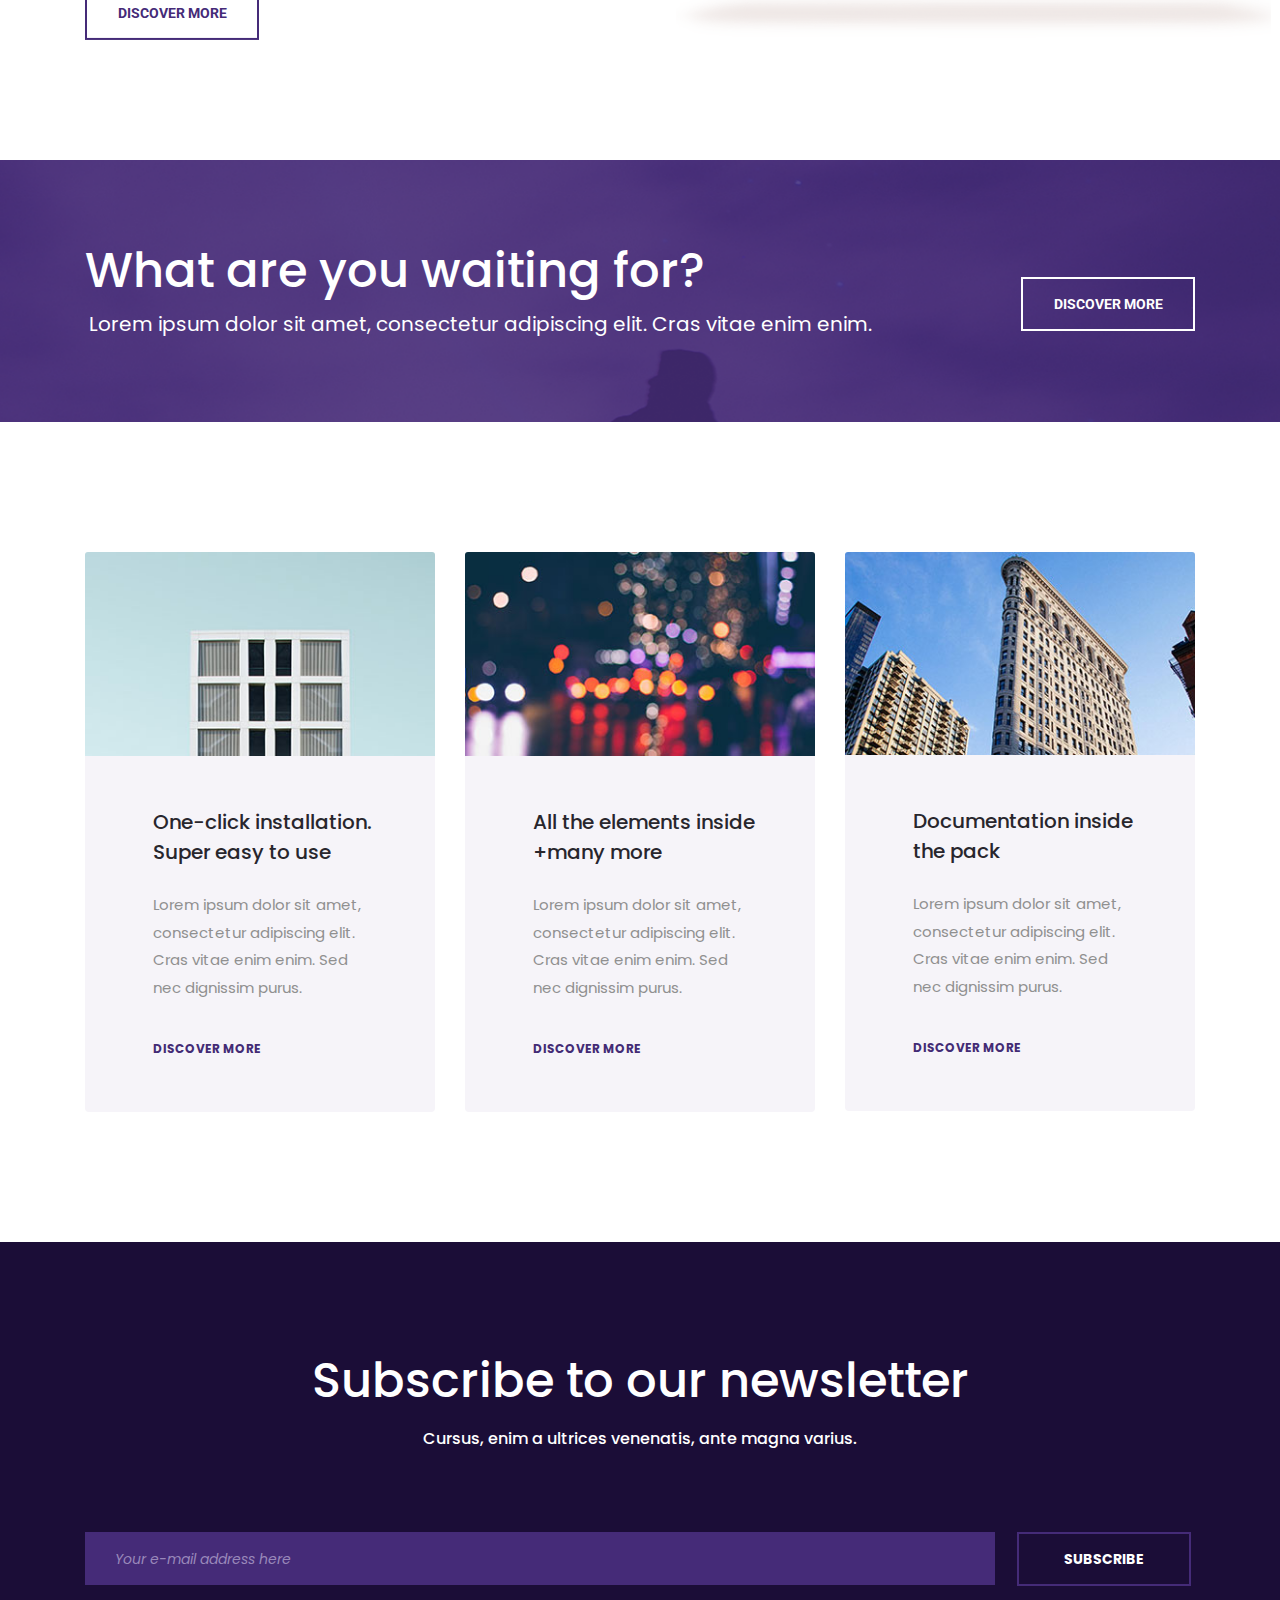
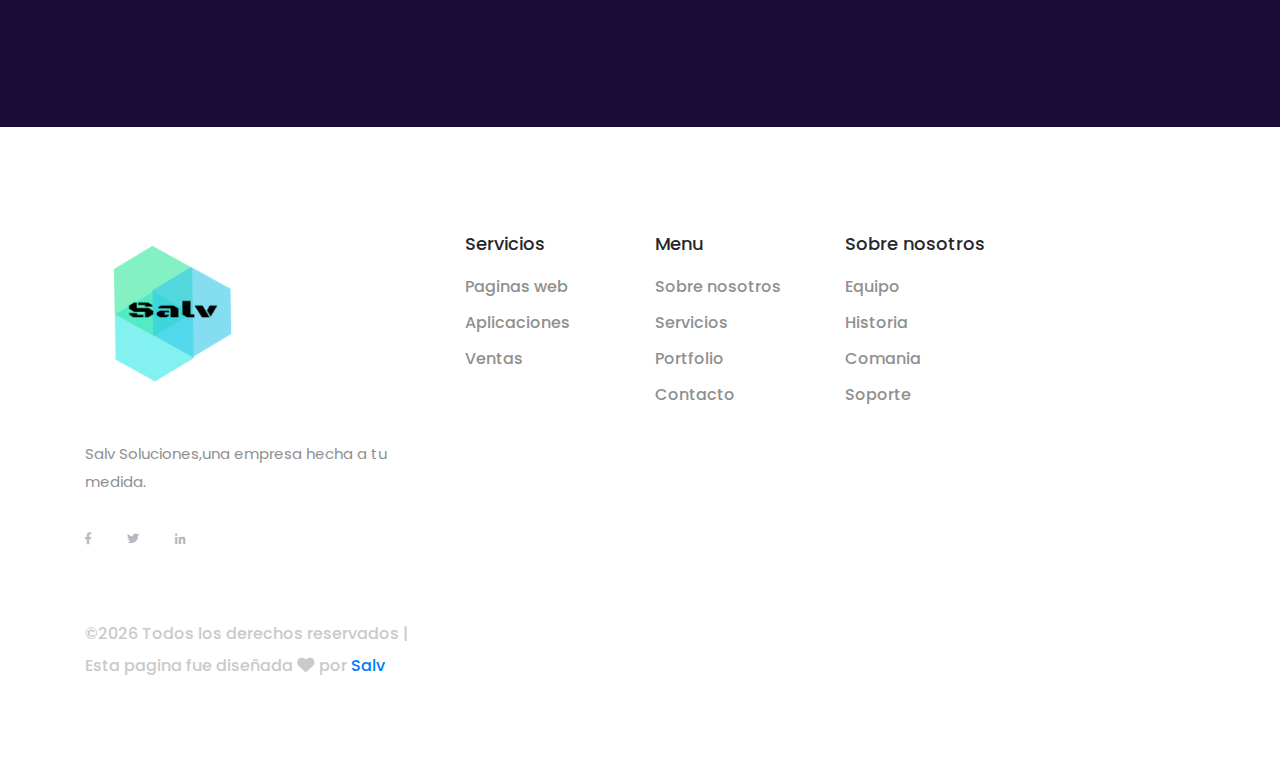
<file: services.html>
<!DOCTYPE html>
<html lang="en">
<head>
<title>RanGO - Services</title>
<meta charset="utf-8">
<meta http-equiv="X-UA-Compatible" content="IE=edge">
<meta name="description" content="RanGO Project">
<meta name="viewport" content="width=device-width, initial-scale=1">
<link rel="stylesheet" type="text/css" href="styles/bootstrap4/bootstrap.min.css">
<link href="plugins/fontawesome-free-5.0.1/css/fontawesome-all.css" rel="stylesheet" type="text/css">
<link rel="stylesheet" type="text/css" href="plugins/OwlCarousel2-2.2.1/owl.carousel.css">
<link rel="stylesheet" type="text/css" href="plugins/OwlCarousel2-2.2.1/owl.theme.default.css">
<link rel="stylesheet" type="text/css" href="plugins/OwlCarousel2-2.2.1/animate.css">
<link rel="stylesheet" type="text/css" href="plugins/slick-1.8.0/slick.css">
<link rel="stylesheet" type="text/css" href="styles/services_styles.css">
<link rel="stylesheet" type="text/css" href="styles/services_responsive.css">
</head>

<body>

<div class="super_container">
	
	<!-- Header -->

	<header class="header d-flex flex-row justify-content-end align-items-center trans_200">
		
		<!-- Logo -->
		<div class="logoPrincipal">
			<img src="images/logoPrinicipal.png" class="logoPrincipal">
		</div>

		<!-- Navigation -->
		<nav class="main_nav justify-self-end text-right">
			<ul>
				<li><a href="index.html">Home</a></li>
				<li><a href="about.html">About Us</a></li>
				<li class="active"><a href="#">Services</a></li>
				<li><a href="portfolio.html">Portfolio</a></li>
				<li><a href="blog.html">Blog</a></li>
				<li><a href="contact.html">Contact</a></li>
			</ul>
			
			<!-- Search -->
			<div class="search">
				<div class="search_content d-flex flex-column align-items-center justify-content-center">
					<div class="search_button d-flex flex-column align-items-center justify-content-center">
						<svg version="1.1" id="Layer_1" xmlns="http://www.w3.org/2000/svg" xmlns:xlink="http://www.w3.org/1999/xlink" x="0px" y="0px"
							width="18px" height="18px" viewBox="0 0 100 100" enable-background="new 0 0 100 100" xml:space="preserve">
							<g>
								<g>
									<path class="search_path" fill="#FFFFFF" d="M89.354,10.609c-14.144-14.146-37.157-14.146-51.301,0c-6.852,6.853-10.625,15.964-10.625,25.655
										c0,8.829,3.132,17.174,8.87,23.771l-4.32,4.321l-4.402-4.403c-0.482-0.482-1.137-0.754-1.819-0.754s-1.337,0.271-1.819,0.754
										L3.31,80.584c-2.148,2.147-3.331,5.004-3.331,8.042s1.183,5.895,3.331,8.042C5.457,98.817,8.313,100,11.35,100
										c3.038,0,5.894-1.184,8.041-3.331l20.627-20.631c0.482-0.482,0.753-1.137,0.753-1.819s-0.271-1.337-0.753-1.819l-4.403-4.403
										l4.322-4.322c6.795,5.902,15.28,8.855,23.766,8.855c9.289,0,18.579-3.537,25.65-10.61c6.852-6.853,10.625-15.963,10.625-25.654
										C99.979,26.573,96.205,17.462,89.354,10.609z M15.753,93.029c-1.176,1.177-2.739,1.824-4.403,1.824
										c-1.663,0-3.227-0.648-4.403-1.824c-1.176-1.176-1.823-2.74-1.823-4.403s0.647-3.228,1.824-4.403L18.458,72.71l8.805,8.807
										L15.753,93.029z M30.902,77.878l-8.805-8.807l3.659-3.66l8.806,8.808L30.902,77.878z M85.715,58.28
										c-12.137,12.14-31.886,12.14-44.023,0c-5.88-5.881-9.118-13.699-9.118-22.016c0-8.316,3.238-16.135,9.118-22.016
										c6.069-6.069,14.041-9.104,22.012-9.104c7.972,0,15.943,3.035,22.013,9.104c5.88,5.881,9.117,13.699,9.117,22.016
										S91.596,52.399,85.715,58.28z"></path>
								</g>
							</g>
							<g>
								<g>
									<path class="search_path" fill="#FFFFFF" d="M81.47,18.495c-9.797-9.798-25.736-9.798-35.533,0c-9.796,9.798-9.796,25.741,0,35.539
										c4.898,4.898,11.333,7.349,17.766,7.349c6.435,0,12.868-2.45,17.767-7.349l0,0C91.266,44.235,91.266,28.293,81.47,18.495z
										 M77.831,50.395c-7.79,7.791-20.466,7.791-28.256,0c-7.79-7.792-7.79-20.469,0-28.261c3.896-3.896,9.011-5.843,14.128-5.843
										c5.116,0,10.233,1.948,14.128,5.843C85.621,29.925,85.621,42.603,77.831,50.395z"></path>
								</g>
							</g>
							<g>
								<g>
									<path class="search_path" fill="#FFFFFF" d="M73.283,26.683c-5.282-5.283-13.877-5.283-19.16,0c-1.004,1.005-1.004,2.634,0,3.639
										c1.005,1.005,2.634,1.005,3.639,0c3.276-3.276,8.607-3.276,11.884,0c0.502,0.503,1.16,0.754,1.818,0.754
										c0.659,0,1.317-0.251,1.819-0.754C74.288,29.317,74.288,27.688,73.283,26.683z"></path>
								</g>
							</g>
						</svg>
					</div>

					<form id="search_form" class="search_form bez_1">
						<input type="search" class="search_input bez_1">
					</form>

				</div>
			</div>
		</nav>

		<!-- Hamburger -->
		<div class="hamburger_container bez_1">
			<i class="fas fa-bars trans_200"></i>
		</div>
		
	</header>

	<!-- Menu -->

	<div class="menu_container">
		<div class="menu menu_mm text-right">
			<div class="menu_close"><i class="far fa-times-circle trans_200"></i></div>
			<ul class="menu_mm">
				<li class="menu_mm"><a href="index.html">Home</a></li>
				<li class="menu_mm"><a href="about.html">About Us</a></li>
				<li class="menu_mm active"><a href="services.html">Services</a></li>
				<li class="menu_mm"><a href="portfolio.html">Portfolio</a></li>
				<li class="menu_mm"><a href="blog.html">Blog</a></li>
				<li class="menu_mm"><a href="contact.html">Contact</a></li>
			</ul>
		</div>
	</div>

	<!-- Home -->

	<div class="home">
		<div class="home_background_container prlx_parent">
			<div class="home_background prlx" style="background-image:url(images/home_background.jpg)"></div>
		</div>
		
		<div class="home_title">
			<h2>Services</h2>
			<div class="next_section_scroll">
				<div class="next_section nav_links" data-scroll-to=".service_boxes">
					<i class="fas fa-chevron-down trans_200"></i>
					<i class="fas fa-chevron-down trans_200"></i>
				</div>
			</div>
		</div>
	
	</div>

	<!-- Service Boxes -->

	<div class="service_boxes">

		<div class="container">
			<div class="row">
				<div class="col-lg-4 service_col">

					<!-- Service Item -->
					<div class="service_item">
						<h2><a href="#">Great team</a></h2>
						<p>Etiam nec odio vestibulum est mattis effic iturut magna. Pellentesque sit am et tellus blandit mattis effic iturut magna.</p>
					</div>

					<!-- Service Item -->
					<div class="service_item">
						<h2><a href="#">Modern design</a></h2>
						<p>Etiam nec odio vestibulum est mattis effic iturut magna. Pellentesque sit am et tellus blandit mattis effic iturut magna.</p>
					</div>

				</div>

				<div class="col-lg-4 service_col">

					<!-- Service Item -->
					<div class="service_item">
						<h2><a href="#">Online marketing</a></h2>
						<p>Etiam nec odio vestibulum est mattis effic iturut magna. Pellentesque sit am et tellus blandit mattis effic iturut magna.</p>
					</div>

					<!-- Service Item -->
					<div class="service_item">
						<h2><a href="#">Easy to use</a></h2>
						<p>Etiam nec odio vestibulum est mattis effic iturut magna. Pellentesque sit am et tellus blandit mattis effic iturut magna.</p>
					</div>

				</div>

				<div class="col-lg-4 service_col">

					<!-- Service Item -->
					<div class="service_item">
						<h2><a href="#">Retina ready</a></h2>
						<p>Etiam nec odio vestibulum est mattis effic iturut magna. Pellentesque sit am et tellus blandit mattis effic iturut magna.</p>
					</div>

					<!-- Service Item -->
					<div class="service_item">
						<h2><a href="#">Responsive</a></h2>
						<p>Etiam nec odio vestibulum est mattis effic iturut magna. Pellentesque sit am et tellus blandit mattis effic iturut magna.</p>
					</div>

				</div>
			</div>
		</div>

	</div>

	<!-- Device -->

	<div class="device">
		
		<div class="container">
			<div class="row">
				
				<div class="col-lg-6 order-lg-1 order-2">
					<div class="device_content">
						<h1>A strong team with a strong background</h1>

						<ul class="device_items">
							<li class="device_item clearfix">
								<span>01.</span>
								<p>Si non ligula sodales vestibulum. Nam nec augue a leo ullam corper sollicitudin. Suspendisse mattis.</p>
							</li>
							<li class="device_item clearfix">
								<span>02.</span>
								<p>Malesuada tortor sit amet accumsan. Mauris eu elit quis enim pretium finibus. Integer tempor, augue.</p>
							</li>
							<li class="device_item clearfix">
								<span>03.</span>
								<p>Set lacinia cursus, nisl elit elementum magna, non blandit nisi ipsum vitae nulla.</p>
							</li>
						</ul>

						<div class="button devices_button">
							<a href="#">discover more</a>
						</div>

					</div>
				</div>

				<div class="col-lg-6 order-lg-2 order-1">
					<div class="device_image">
						<div class="device_image_background"></div>
						<div class="device_image_container d-flex flex-column justify-content-end">
							<img src="images/device.png" alt="">
						</div>
					</div>
				</div>

			</div>
		</div>

	</div>

	<!-- Call to action 2 -->

	<div class="cta_2">
		<!-- image by: https://unsplash.com/@tentides -->
		<div class="cta_2_background" style="background-image:url(images/cta_2.png)"></div>
		<div class="container">
			<div class="row">
				
				<div class="col-lg-9">
					<div class="cta_2_content">
						<h1>What are you waiting for?</h1>
						<span>Lorem ipsum dolor sit amet, consectetur adipiscing elit. Cras vitae enim enim. </span>
					</div>
				</div>

				<div class="col-lg-3">
					<div class="cta_2_button_container">
						<div class="button cta_2_button">
							<a href="#">discover more</a>
						</div>
					</div>
				</div>

			</div>
		</div>
	</div>

	<!-- Image Boxes -->

	<div class="image_boxes">
		
		<div class="container">
			<div class="row">
				
				<!-- Image Box -->
				<div class="col-lg-4 image_box_col">
					<div class="card trans_300">
						<img class="card-img-top" src="images/image_box_1.jpg" alt="https://unsplash.com/@heysupersimi">
						<div class="card-body">
							<h3 class="card-title">One-click installation. Super easy to use</h3>
							<p class="card-text">Lorem ipsum dolor sit amet, consectetur adipiscing elit. Cras vitae enim enim. Sed nec dignissim purus.</p>
							<a href="#" class="card-link">discover more</a>
						</div>
					</div>
				</div>

				<!-- Image Box -->
				<div class="col-lg-4 image_box_col">
					<div class="card trans_300">
						<img class="card-img-top" src="images/image_box_2.jpg" alt="https://unsplash.com/@gabrielssantiago">
						<div class="card-body">
							<h3 class="card-title">All the elements inside +many more</h3>
							<p class="card-text">Lorem ipsum dolor sit amet, consectetur adipiscing elit. Cras vitae enim enim. Sed nec dignissim purus.</p>
							<a href="#" class="card-link">discover more</a>
						</div>
					</div>
				</div>

				<!-- Image Box -->
				<div class="col-lg-4 image_box_col">
					<div class="card trans_300">
						<img class="card-img-top" src="images/image_box_3.jpg" alt="https://unsplash.com/@anthonydelanoix">
						<div class="card-body">
							<h3 class="card-title">Documentation inside the pack</h3>
							<p class="card-text">Lorem ipsum dolor sit amet, consectetur adipiscing elit. Cras vitae enim enim. Sed nec dignissim purus.</p>
							<a href="#" class="card-link">discover more</a>
						</div>
					</div>
				</div>

			</div>
		</div>
	</div>

	<!-- Newsletter -->

	<div class="newsletter">
		<div class="container">
			<div class="row">
				<div class="col text-lg-center text-left">
					<div class="newsletter_content">

						<!-- Newsletter Title -->
						<div class="newsletter_title">
							<h1>Subscribe to our newsletter</h1>
							<span>Cursus, enim a ultrices venenatis, ante magna varius.</span>
						</div>
						
						<!-- Newsletter Form -->
						<div class="newsletter_form_container">
							<form action="#">
								<div class="input-group">
									<input type="email" class="newsletter_email" placeholder="Your e-mail address here" required="required" data-error="Valid email address is required.">
									<button id="newsletter_form_submit" type="submit" class="button newsletter_submit_button trans_200" value="Submit">
										subscribe
									</button>
								</div>
									
							</form>
						</div>

					</div>
				</div>
			</div>
		</div>
	</div>

	<!-- Footer -->

	<footer class="footer">
		<div class="container">
			<div class="row">
				
				<div class="col-lg-4">

					<!-- Footer Intro -->
					<div class="footer_intro">

						<!-- Logo -->
						<div class="logo footer_logo">
								<img src="images/logoPrinicipal.png" class="logoPrincipal">
						</div>

						<p>Salv Soluciones,una empresa hecha a tu medida.</p>
						
						<!-- Social -->
						<div class="footer_social">
							<ul>
								<li><a href="#"><i class="fab fa-facebook-f"></i></a></li>
								<li><a href="#"><i class="fab fa-twitter"></i></a></li>
								<li><a href="https://www.linkedin.com/in/sebastian-alvez-bb3915162/"><i class="fab fa-linkedin-in"></i></a></li>
							</ul>
						</div>
						
						<!-- Copyright -->
						<div class="footer_cr"><!-- Link back to Colorlib can't be removed. Template is licensed under CC BY 3.0. -->
 &copy;<script>document.write(new Date().getFullYear());</script> Todos los derechos reservados | Esta pagina fue diseñada <i class="fa fa-heart" aria-hidden="true"></i> por <a href="https://www.linkedin.com/in/sebastian-alvez-bb3915162/" target="_blank">Salv</a>
<!-- Link back to Colorlib can't be removed. Template is licensed under CC BY 3.0. --></div>

					</div>

				</div>
				
				<!-- Footer Servicios -->
				<div class="col-lg-2">

					<div class="footer_col">
						<div class="footer_col_title">Servicios</div>
						<ul>
							<li><a href="#">Paginas web</a></li>
							<li><a href="#">Aplicaciones</a></li>
							<li><a href="#">Ventas</a></li>
						</ul>
					</div>
					


				</div>

				<!-- Footer Menu -->
				<div class="col-lg-2">

					<div class="footer_col">
						<div class="footer_col_title">Menu</div>
						<ul>
							<li><a href="#"></a></li>
							<li><a href="#">Sobre nosotros</a></li>
							<li><a href="#">Servicios</a></li>
							<li><a href="#">Portfolio</a></li>
							<li><a href="#">Contacto</a></li>

						</ul>
					</div>

				</div>

				<!-- Footer About -->
				<div class="col-lg-2">

					<div class="footer_col">
						<div class="footer_col_title">Sobre nosotros</div>
						<ul>
							<li><a href="#">Equipo</a></li>
							<li><a href="#">Historia</a></li>
							<li><a href="#">Comania</a></li>
							<li><a href="#">Soporte</a></li>
						</ul>
					</div>

				</div>

			</div>

			<div class="row">
				<div class="col">
					<!-- Copyright -->
					<div class="footer_cr_2">2017 All rights reserved</div>
				</div>
			</div>
		</div>
	</footer>

</div>

<script src="js/jquery-3.2.1.min.js"></script>
<script src="styles/bootstrap4/popper.js"></script>
<script src="styles/bootstrap4/bootstrap.min.js"></script>
<script src="plugins/greensock/TweenMax.min.js"></script>
<script src="plugins/greensock/TimelineMax.min.js"></script>
<script src="plugins/scrollmagic/ScrollMagic.min.js"></script>
<script src="plugins/greensock/animation.gsap.min.js"></script>
<script src="plugins/greensock/ScrollToPlugin.min.js"></script>
<script src="plugins/slick-1.8.0/slick.js"></script>
<script src="plugins/OwlCarousel2-2.2.1/owl.carousel.js"></script>
<script src="plugins/scrollTo/jquery.scrollTo.min.js"></script>
<script src="plugins/easing/easing.js"></script>
<script src="js/services_custom.js"></script>
</body>

</html>
</file>
<file: plugins/icon-font/styles.css>
@charset "UTF-8";

@font-face {
  font-family: "outlined-iconset";
  src:url("fonts/outlined-iconset.eot");
  src:url("fonts/outlined-iconset.eot?#iefix") format("embedded-opentype"),
    url("fonts/outlined-iconset.woff") format("woff"),
    url("fonts/outlined-iconset.ttf") format("truetype"),
    url("fonts/outlined-iconset.svg#outlined-iconset") format("svg");
  font-weight: normal;
  font-style: normal;

}

[data-icon]:before {
  font-family: "outlined-iconset" !important;
  content: attr(data-icon);
  font-style: normal !important;
  font-weight: normal !important;
  font-variant: normal !important;
  text-transform: none !important;
  speak: none;
  line-height: 1;
  -webkit-font-smoothing: antialiased;
  -moz-osx-font-smoothing: grayscale;
}

[class^="icon-"]:before,
[class*=" icon-"]:before {
  font-family: "outlined-iconset" !important;
  font-style: normal !important;
  font-weight: normal !important;
  font-variant: normal !important;
  text-transform: none !important;
  speak: none;
  line-height: 1;
  -webkit-font-smoothing: antialiased;
  -moz-osx-font-smoothing: grayscale;
}

.icon-boat:before {
  content: "\e000";
}
.icon-booknote:before {
  content: "\e001";
}
.icon-booknote-add:before {
  content: "\e002";
}
.icon-booknote-remove:before {
  content: "\e003";
}
.icon-camera-1:before {
  content: "\e004";
}
.icon-camera-2:before {
  content: "\e005";
}
.icon-cloud-check:before {
  content: "\e006";
}
.icon-cloud-delete:before {
  content: "\e007";
}
.icon-cloud-download:before {
  content: "\e008";
}
.icon-cloud-upload:before {
  content: "\e009";
}
.icon-cloudy:before {
  content: "\e00a";
}
.icon-cocktail:before {
  content: "\e00b";
}
.icon-coffee:before {
  content: "\e00c";
}
.icon-compass:before {
  content: "\e00d";
}
.icon-compress:before {
  content: "\e00e";
}
.icon-cutlery:before {
  content: "\e00f";
}
.icon-delete:before {
  content: "\e010";
}
.icon-delete-folder:before {
  content: "\e011";
}
.icon-dialogue-add:before {
  content: "\e012";
}
.icon-dialogue-delete:before {
  content: "\e013";
}
.icon-dialogue-happy:before {
  content: "\e014";
}
.icon-dialogue-sad:before {
  content: "\e015";
}
.icon-dialogue-text:before {
  content: "\e016";
}
.icon-dialogue-think:before {
  content: "\e017";
}
.icon-diamond:before {
  content: "\e018";
}
.icon-dish-fork:before {
  content: "\e019";
}
.icon-dish-spoon:before {
  content: "\e01a";
}
.icon-download:before {
  content: "\e01b";
}
.icon-download-folder:before {
  content: "\e01c";
}
.icon-expand:before {
  content: "\e01d";
}
.icon-eye:before {
  content: "\e01e";
}
.icon-fast-food:before {
  content: "\e01f";
}
.icon-flag:before {
  content: "\e020";
}
.icon-folder:before {
  content: "\e021";
}
.icon-geolocalizator:before {
  content: "\e022";
}
.icon-globe:before {
  content: "\e023";
}
.icon-graph:before {
  content: "\e024";
}
.icon-graph-descending:before {
  content: "\e025";
}
.icon-graph-rising:before {
  content: "\e026";
}
.icon-hammer:before {
  content: "\e027";
}
.icon-happy-drop:before {
  content: "\e028";
}
.icon-headphones:before {
  content: "\e029";
}
.icon-heart:before {
  content: "\e02a";
}
.icon-heart-broken:before {
  content: "\e02b";
}
.icon-home:before {
  content: "\e02c";
}
.icon-hourglass:before {
  content: "\e02d";
}
.icon-image:before {
  content: "\e02e";
}
.icon-key:before {
  content: "\e02f";
}
.icon-life-buoy:before {
  content: "\e030";
}
.icon-list:before {
  content: "\e031";
}
.icon-lock-closed:before {
  content: "\e032";
}
.icon-lock-open:before {
  content: "\e033";
}
.icon-loudspeaker:before {
  content: "\e034";
}
.icon-magnifier:before {
  content: "\e035";
}
.icon-magnifier-minus:before {
  content: "\e036";
}
.icon-magnifier-plus:before {
  content: "\e037";
}
.icon-mail:before {
  content: "\e038";
}
.icon-mail-open:before {
  content: "\e039";
}
.icon-map:before {
  content: "\e03a";
}
.icon-medical-case:before {
  content: "\e03b";
}
.icon-microphone-1:before {
  content: "\e03c";
}
.icon-microphone-2:before {
  content: "\e03d";
}
.icon-minus:before {
  content: "\e03e";
}
.icon-multiple-image:before {
  content: "\e03f";
}
.icon-music-back:before {
  content: "\e040";
}
.icon-music-backtoend:before {
  content: "\e041";
}
.icon-music-eject:before {
  content: "\e042";
}
.icon-music-forward:before {
  content: "\e043";
}
.icon-music-forwardtoend:before {
  content: "\e044";
}
.icon-music-pause:before {
  content: "\e045";
}
.icon-music-play:before {
  content: "\e046";
}
.icon-music-random:before {
  content: "\e047";
}
.icon-music-repeat:before {
  content: "\e048";
}
.icon-music-stop:before {
  content: "\e049";
}
.icon-musical-note:before {
  content: "\e04a";
}
.icon-musical-note-2:before {
  content: "\e04b";
}
.icon-old-video-cam:before {
  content: "\e04c";
}
.icon-paper-pen:before {
  content: "\e04d";
}
.icon-paper-pencil:before {
  content: "\e04e";
}
.icon-paper-sheet:before {
  content: "\e04f";
}
.icon-pen-pencil-ruler:before {
  content: "\e050";
}
.icon-pencil:before {
  content: "\e051";
}
.icon-pencil-ruler:before {
  content: "\e052";
}
.icon-plus:before {
  content: "\e053";
}
.icon-portable-pc:before {
  content: "\e054";
}
.icon-pricetag:before {
  content: "\e055";
}
.icon-printer:before {
  content: "\e056";
}
.icon-profile:before {
  content: "\e057";
}
.icon-profile-add:before {
  content: "\e058";
}
.icon-profile-remove:before {
  content: "\e059";
}
.icon-rainy:before {
  content: "\e05a";
}
.icon-rotate:before {
  content: "\e05b";
}
.icon-setting-1:before {
  content: "\e05c";
}
.icon-setting-2:before {
  content: "\e05d";
}
.icon-share:before {
  content: "\e05e";
}
.icon-shield-down:before {
  content: "\e05f";
}
.icon-shield-left:before {
  content: "\e060";
}
.icon-shield-right:before {
  content: "\e061";
}
.icon-shield-up:before {
  content: "\e062";
}
.icon-shopping-cart:before {
  content: "\e063";
}
.icon-shopping-cart-content:before {
  content: "\e064";
}
.icon-sinth:before {
  content: "\e065";
}
.icon-smartphone:before {
  content: "\e066";
}
.icon-spread:before {
  content: "\e067";
}
.icon-squares:before {
  content: "\e068";
}
.icon-stormy:before {
  content: "\e069";
}
.icon-sunny:before {
  content: "\e06a";
}
.icon-tablet:before {
  content: "\e06b";
}
.icon-three-stripes-horiz:before {
  content: "\e06c";
}
.icon-three-stripes-vert:before {
  content: "\e06d";
}
.icon-ticket:before {
  content: "\e06e";
}
.icon-todolist:before {
  content: "\e06f";
}
.icon-todolist-add:before {
  content: "\e070";
}
.icon-todolist-check:before {
  content: "\e071";
}
.icon-trash-bin:before {
  content: "\e072";
}
.icon-tshirt:before {
  content: "\e073";
}
.icon-tv-monitor:before {
  content: "\e074";
}
.icon-umbrella:before {
  content: "\e075";
}
.icon-upload:before {
  content: "\e076";
}
.icon-upload-folder:before {
  content: "\e077";
}
.icon-variable:before {
  content: "\e078";
}
.icon-video-cam:before {
  content: "\e079";
}
.icon-volume-higher:before {
  content: "\e07a";
}
.icon-volume-lower:before {
  content: "\e07b";
}
.icon-volume-off:before {
  content: "\e07c";
}
.icon-watch:before {
  content: "\e07d";
}
.icon-waterfall:before {
  content: "\e07e";
}
.icon-website-1:before {
  content: "\e07f";
}
.icon-website-2:before {
  content: "\e080";
}
.icon-wine:before {
  content: "\e081";
}
.icon-calendar:before {
  content: "\e082";
}
.icon-alarm-clock:before {
  content: "\e083";
}
.icon-add-folder:before {
  content: "\e084";
}
.icon-accelerator:before {
  content: "\e085";
}
.icon-agenda:before {
  content: "\e086";
}
.icon-arrow-left:before {
  content: "\e087";
}
.icon-arrow-down:before {
  content: "\e088";
}
.icon-battery-1:before {
  content: "\e089";
}
.icon-case:before {
  content: "\e08a";
}
.icon-arrow-up:before {
  content: "\e08b";
}
.icon-arrow-right:before {
  content: "\e08c";
}
.icon-case-2:before {
  content: "\e08d";
}
.icon-cd:before {
  content: "\e08e";
}
.icon-battery-2:before {
  content: "\e08f";
}
.icon-battery-3:before {
  content: "\e090";
}
.icon-check:before {
  content: "\e091";
}
.icon-battery-4:before {
  content: "\e092";
}
.icon-chronometer:before {
  content: "\e093";
}
.icon-clock:before {
  content: "\e094";
}
.icon-blackboard-graph:before {
  content: "\e095";
}
</file>
<file: styles/main_styles.css>
@charset "utf-8";
/* CSS Document */

/******************************

COLOR PALETTE




[Table of Contents]

1. Fonts
2. Body and some general stuff
3. Home
	3.1 Header
		3.1.1 Logo
		3.1.2 Main Navigation
		3.1.3 Search
		3.1.4 Hamburger
	3.2 Hero Slider
	3.3 Next Section Scroll
4. Menu
5. Icon Boxes
6. Vertical Slider Section
7. Services
	7.1 Services Slider
8. Features
9. Call to action
10. Text Line
11. Newsletter
12. Footer


******************************/

/***********
1. Fonts
***********/

@import url('https://fonts.googleapis.com/css?family=Poppins:300,400,500,600,700,800,900|Roboto:300,400,500,700,900');

/*********************************
2. Body and some general stuff
*********************************/

*
{
	margin: 0;
	padding: 0;
	-webkit-font-smoothing: antialiased;
	-webkit-text-shadow: rgba(0,0,0,.01) 0 0 1px;
	text-shadow: rgba(0,0,0,.01) 0 0 1px;
}
body
{
	font-family: 'Poppins', sans-serif;
	font-size: 15px;
	line-height: 2;
	font-weight: 400;
	background: #FFFFFF;
	color: #6e6e6e;
}
div
{
	display: block;
	position: relative;
	-webkit-box-sizing: border-box;
    -moz-box-sizing: border-box;
    box-sizing: border-box;
}
ul
{
	list-style: none;
	margin-bottom: 0px;
}
p
{
	font-family: 'Poppins', sans-serif;
	font-size: 15px;
	line-height: 1.86;
	font-weight: 400;
	color: #909090;
	-webkit-font-smoothing: antialiased;
	-webkit-text-shadow: rgba(0,0,0,.01) 0 0 1px;
	text-shadow: rgba(0,0,0,.01) 0 0 1px;
}
p a
{
	display: inline;
	position: relative;
	color: inherit;
	border-bottom: solid 1px #ffa07f;
	-webkit-transition: all 200ms ease;
	-moz-transition: all 200ms ease;
	-ms-transition: all 200ms ease;
	-o-transition: all 200ms ease;
	transition: all 200ms ease;
}
a, a:hover, a:visited, a:active, a:link
{
	text-decoration: none;
	-webkit-font-smoothing: antialiased;
	-webkit-text-shadow: rgba(0,0,0,.01) 0 0 1px;
	text-shadow: rgba(0,0,0,.01) 0 0 1px;
}
p a:active
{
	position: relative;
	color: #FF6347;
}
p a:hover
{
	color: #FFFFFF;
	background: #ffa07f;
}
p a:hover::after
{
	opacity: 0.2;
}
::selection
{
	background: #ffd9bf;
	color: #ff6b09;
}
p::selection
{
	background: #ffd9bf;
}
h1{font-size: 48px;}
h2{font-size: 24px;}
h3{font-size: 18px;}
h4{font-size: 14px;}
h5{font-size: 11px;}
h1, h2, h3, h4, h5, h6
{
	color: #28262d;
	-webkit-font-smoothing: antialiased;
	-webkit-text-shadow: rgba(0,0,0,.01) 0 0 1px;
	text-shadow: rgba(0,0,0,.01) 0 0 1px;
}
h1::selection, 
h2::selection, 
h3::selection, 
h4::selection, 
h5::selection, 
h6::selection
{
	
}
::-webkit-input-placeholder
{
	font-size: 14px !important;
	font-style: italic !important;
	font-weight: 400 !important;
	color: #9988ba !important;
}
:-moz-placeholder /* older Firefox*/
{
	font-size: 14px !important;
	font-style: italic !important;
	font-weight: 400 !important;
	color: #9988ba !important;
}
::-moz-placeholder /* Firefox 19+ */ 
{
	font-size: 14px !important;
	font-style: italic !important;
	font-weight: 400 !important;
	color: #9988ba !important;
} 
:-ms-input-placeholder
{ 
	font-size: 14px !important;
	font-style: italic !important;
	font-weight: 400 !important;
	color: #9988ba !important;
}
::input-placeholder
{
	font-size: 14px !important;
	font-style: italic !important;
	font-weight: 400 !important;
	color: #9988ba !important;
}
.form-control
{
	color: #db5246;
}
section
{
	display: block;
	position: relative;
	box-sizing: border-box;
}
.clear
{
	clear: both;
}
.clearfix::before, .clearfix::after
{
	content: "";
	display: table;
}
.clearfix::after
{
	clear: both;
}
.clearfix
{
	zoom: 1;
}
.float_left
{
	float: left;
}
.float_right
{
	float: right;
}
.trans_200
{
	-webkit-transition: all 200ms ease;
	-moz-transition: all 200ms ease;
	-ms-transition: all 200ms ease;
	-o-transition: all 200ms ease;
	transition: all 200ms ease;
}
.trans_300
{
	-webkit-transition: all 300ms ease;
	-moz-transition: all 300ms ease;
	-ms-transition: all 300ms ease;
	-o-transition: all 300ms ease;
	transition: all 300ms ease;
}
.trans_400
{
	-webkit-transition: all 400ms ease;
	-moz-transition: all 400ms ease;
	-ms-transition: all 400ms ease;
	-o-transition: all 400ms ease;
	transition: all 400ms ease;
}
.trans_500
{
	-webkit-transition: all 500ms ease;
	-moz-transition: all 500ms ease;
	-ms-transition: all 500ms ease;
	-o-transition: all 500ms ease;
	transition: all 500ms ease;
}
.bez_1
{
	-webkit-transition: all 0.3s cubic-bezier(0.7, 0, 0.3, 1);
	-moz-transition: all 0.3s cubic-bezier(0.7, 0, 0.3, 1);
	-ms-transition: all 0.3s cubic-bezier(0.7, 0, 0.3, 1);
	-o-transition: all 0.3s cubic-bezier(0.7, 0, 0.3, 1);
	transition: all 0.3s cubic-bezier(0.7, 0, 0.3, 1);
}
.fill_height
{
	height: 100%;
}
.super_container
{
	width: 100%;
	overflow: hidden;
}
.button
{
	display: inline-block;
	height: 54px;
	width: 174px;
	text-align: center;
	border: solid 2px #452b78;
	background: transparent;
}
.button a
{
	display: block;
	font-family: 'Roboto', sans-serif;
	font-size: 14px;
	font-weight: 700;
	line-height: 50px;
	text-transform: uppercase;
	color: #452b78;
}
.prlx_parent
{
	overflow: hidden;
}
.prlx
{
	height: 130% !important;
}

/*********************************
3. Home
*********************************/

.home
{
	width: 100%;
	height: 100vh;
}
.home_background_container
{
	position: absolute;
	top: 0;
	left: 0;
	width: 100%;
	height: 100%;
}
.home_background
{
	width: 100%;
	height: 100%;
	background-repeat: no-repeat;
	background-size: cover;
	background-position: center center;
}

/*********************************
3.1 Header
*********************************/

.header
{
	position: fixed;
	top: 0;
	left: 0;
	width: 100%;
	height: 128px;
	background: rgba(27, 11, 51, 0.52);
	z-index: 10;
}
.header.scrolled
{
	height: 80px;
	background: rgba(27, 11, 51, 0.92);
}

/*********************************
3.1.1 Logo
*********************************/

.logo
{
	padding-left: 57px;
	flex-basis: 50%;
}
.logo a
{
	font-size: 36px;
	font-weight: 500;
	color: #fefefe;
	letter-spacing: 0.1em;
	line-height: 128px;
}
.logo a span
{
	font-weight: 800;
	color: #ff6b09;
	text-transform: uppercase;
}

/*********************************
3.1.2 Main Navigation
*********************************/

.main_nav
{
	flex-basis: 200%;
}
.main_nav ul
{
	display: inline-block;
	margin-right: 100px;
	-webkit-transform: translateY(-4px);
	-moz-transform: translateY(-4px);
	-ms-transform: translateY(-4px);
	-o-transform: translateY(-4px);
	transform: translateY(-4px);
}
.main_nav ul li
{
	display: inline-block;
	margin-right: 65px;
}
.main_nav ul li:last-child
{
	margin-right: 0px;
}
.main_nav ul li a
{
	display: block;
	font-size: 15px;
	font-weight: 400;
	line-height: 40.51px;
	color: #FFFFFF;
}
.main_nav ul li.active a
{
	font-weight: 700;
}

/*********************************
3.1.3 Search
*********************************/

.search
{
	display: inline-block;
	margin-right: 49px;
	width: 237px;
	height: 100%;
}
.search_content
{
	width: 100%;
	height: 100%;
}
.search_button
{
	width: 40px;
	height: 40px;
	background: transparent;
	cursor: pointer;
}
.search_button:active
{
	background: #301b54;
}
.search_form
{
	position: absolute;
	right: 0;
	top: 90px;
	width: 237px;
	height: 40px;
	visibility: hidden;
	opacity: 0;
}
.search_form.active
{
	top: 75px;
	visibility: visible;
	opacity: 1;
}
.search_input
{
	width: 100%;
	height: 100%;
	background: #FFFFFF;
	color: #1b0b32;
	padding-left: 20px;
	outline: none !important;
	border: none !important;
	box-shadow: 0px 8px 20px rgba(0,0,0,0.15);
}

/*********************************
3.1.4 Hamburger
*********************************/

.hamburger_container
{
	display: none;
	cursor: pointer;
	margin-right: 40px;
	flex-basis: 40px;
	text-align: right;
}
.hamburger_container i
{
	font-size: 24px;
	padding: 10px;
	color: #FFFFFF;
}
.hamburger_container:hover i
{
	color: #ff6b09;
}

/*********************************
3.2 Hero Slider
*********************************/

.hero_slider_container
{
	width: 100%;
	height: 100%;
	z-index: 9;
}
.hero_slider
{
	width: 100%;
	height: 100%;
}
.hero_slider_item
{
	height: 100%;
}
.item_1 span
{
	font-size: 24px;
	line-height: 1.5;
	font-weight: 500;
	color: #FFFFFF;
}
.item_1 span:first-child
{
	font-size: 24px;
	margin-bottom: 22px;
}
.item_1 span:nth-child(2)
{
	margin-bottom: 11px;
}
.item_1 span:nth-child(3)
{
	font-size: 236px;
	font-weight: 800;
	line-height: 1;
	letter-spacing: 0.1em;
	margin-bottom: 14px;
	margin-right: -0.1em;
}
.item_1 span:nth-child(4)
{
	font-size: 24px;
}
.hero_slider_nav
{
	position: absolute;
	top: 50%;
	width: 50px;
	height: 50px;
	-webkit-transform: translateY(-50%);
	-moz-transform: translateY(-50%);
	-ms-transform: translateY(-50%);
	-o-transform: translateY(-50%);
	transform: translateY(-50%);
	z-index: 10;
}
.hero_slider_nav_left
{
	left: 50px;
}
.hero_slider_nav_right
{
	display: none;
	right: 50px;
}
.hero_slider_nav div
{
	width: 100%;
	height: 100%;
	border-radius: 50%;
	background: transparent;
	cursor: pointer;
}
.hero_slider_nav div::before
{
	display: block;
	position: absolute;
	top: 0;
	left: 0;
	width: 100%;
	height: 100%;
	content: '';
	background: #ff6b09;
	border-radius: 50%;
	transform: scale(0);
	opacity: 0;
	z-index: -1;
	-webkit-transition: all 200ms ease;
	-moz-transition: all 200ms ease;
	-ms-transition: all 200ms ease;
	-o-transition: all 200ms ease;
	transition: all 200ms ease;
}
.hero_slider_nav div i
{
	font-size: 18px;
	color: #a2baff;
}
.hero_slider_nav div:hover::before
{
	opacity: 1;
	transform: scale(1);
}
.hero_slider_nav div:hover i
{
	color: #251343;
}
.hero_side_text_container
{
	position: absolute;
	top: 0;
	right: 285px;
	width: 865px;
	height: 236px;
	background: #301b55;
	z-index: 9;
	transform-origin: top right;
	-webkit-transform: rotate(-90deg);
	-moz-transform: rotate(-90deg);
	-ms-transform: rotate(-90deg);
	-o-transform: rotate(-90deg);
	transform: rotate(-90deg);
}
.hero_side_text
{
	width: 80.5%;
	height: 100%;
	padding-right: 170px;
	padding-top: 51px;
	float: left;
}
.hero_side_text h2
{
	display: block;
	font-size: 30px;
	font-weight: 300;
	color: #9878e2;
}
.hero_side_text p
{
	display: block;
	font-size: 16px;
	font-weight: 300;
	line-height: 2.25;
	color: #FFFFFF;
}
.double_arrow_container
{
	width: 19.5%;
	height: 100%;
	float: left;
}
.double_arrow
{
	padding: 5px;
	-webkit-transform: translateY(-5px);
	-moz-transform: translateY(-5px);
	-ms-transform: translateY(-5px);
	-o-transform: translateY(-5px);
	transform: translateY(-5px);
	cursor: pointer;
}
.double_arrow i
{
	color: #FFFFFF;
}
.double_arrow i:first-child
{
	margin-right: -3px;
}
.double_arrow:hover i
{
	color: #ff6b09;
}

/*********************************
3.3 Next Section Scroll
*********************************/

.next_section_scroll
{
	display: none;
	position: absolute;
	left: 50%;
	bottom: 40px;
	-webkit-transform: translateX(-50%);
	-moz-transform: translateX(-50%);
	-ms-transform: translateX(-50%);
	-o-transform: translateX(-50%);
	transform: translateX(-50%);
	cursor: pointer;
	z-index: 9;
	padding: 10px;
}
.next_section i
{
	display: block;
	color: #FFFFFF;
}
.next_section i:first-child
{
	margin-bottom: -4px;
}
.next_section_scroll:hover i
{
	color: #ff6b09;
}

/*********************************
4. Menu
*********************************/

.menu_container
{
	position: fixed;
	top: 0;
	right: -400px;
	width: 400px;
	height: 100vh;
	background: #FFFFFF;
	z-index: 11;
	opacity: 0;
	-webkit-transition: all 0.3s cubic-bezier(0.7, 0, 0.3, 1);
	-moz-transition: all 0.3s cubic-bezier(0.7, 0, 0.3, 1);
	-ms-transition: all 0.3s cubic-bezier(0.7, 0, 0.3, 1);
	-o-transition: all 0.3s cubic-bezier(0.7, 0, 0.3, 1);
	transition: all 0.3s cubic-bezier(0.7, 0, 0.3, 1);
}
.menu_container.active
{
	right: 0;
	opacity: 1;
}
.menu
{
	width: 100%;
	height: 100%;
}
.menu_close
{
	position: absolute;
	top: 50px;
	right: 30px;
	cursor: pointer;
}
.menu_close i
{
	font-size: 28px;
}
.menu_close:hover i
{
	color: #ff6b09;
}
.menu ul
{
	padding-top: 115px;
	padding-right: 50px;
}
.menu ul li
{
	position: relative;
}
.menu ul li::after
{
	display: block;
	position: absolute;
	top: 50%;
	-webkit-transform: translateY(-50%);
	-moz-transform: translateY(-50%);
	-ms-transform: translateY(-50%);
	-o-transform: translateY(-50%);
	transform: translateY(-50%);
	right: -10px;
	width: 5px;
	height: 5px;
	border-radius: 50%;
	background: #ff6b09;
	content: '';
}
.menu ul li.active a
{
	font-weight: 700;
}
.menu ul li a
{
	color: #000;
	-webkit-transition: all 200ms ease;
	-moz-transition: all 200ms ease;
	-ms-transition: all 200ms ease;
	-o-transition: all 200ms ease;
	transition: all 200ms ease;
}
.menu ul li a:hover
{
	color: #ff6b09;
}

/*********************************
5. Icon Boxes
*********************************/

.icon_boxes
{
	width: 100%;
	padding-top: 123px;
	padding-bottom: 129px;
}
.icon_box_title
{
	padding-right: 50px;
	
}
.icon_box_title h1
{
	line-height: 1.25;
}
.icon_box_button
{
	margin-top: 40px;
}
.icon_box_button:hover
{
	background: #452b78;
}
.icon_box_button:hover a
{
	color: #FFFFFF;
}
.icon_box_col
{
	padding-top: 21px;
}
.icon_box_item
{
	margin-bottom: 63px;
}
.icon_box_item:last-child
{
	margin-bottom: 0px;
}
.icon_box_item h2
{
	margin-bottom: 21px;
}
.icon_box_item p
{
	margin-bottom: 0px;
}

/*********************************
6. Vertical Slider Section
*********************************/

.v_slider_section
{
	height: 625px;
	padding-bottom: 65px;
}
.v_slider_section_image
{
	
}
.v_slider_image
{
	position: absolute;
	top: 50%;
	-webkit-transform: translateY(-50%);
	-moz-transform: translateY(-50%);
	-ms-transform: translateY(-50%);
	-o-transform: translateY(-50%);
	transform: translateY(-50%);
	right: 0;
	box-shadow: 0px 45px 59px rgba(24, 29, 33, 0.23);
}
.v_slider_content
{
	
}
.v_slider_container
{
	
}
.v_slider
{
	
}
.v_slider_item
{
	border: none !important;
}
.v_slider_item:focus
{
	outline: none !important;
	border: none !important;
}
.v_slider_item h1
{
	line-height: 52px;
}
.v_slider_item h1:last-of-type
{
	margin-bottom: 81px;
}
.person
{
	margin-top: 67px;
}
.person_image
{
	width: 44px;
	height: 44px;
}
.person_image img
{
	width: 100%;
}
.person_meta
{
	padding-left: 28px;
}
.person_name
{
	font-size: 15px;
	color: #28262d;
	margin-top: -5px;
	margin-bottom: -6px;
}
.person_title
{
	font-size: 13px;
	color: #909090;
}
.v_slider .slick-dots
{
	position: absolute;
	top: 50%;
	right: -145px;
	-webkit-transform: translateY(-50%);
	-moz-transform: translateY(-50%);
	-ms-transform: translateY(-50%);
	-o-transform: translateY(-50%);
	transform: translateY(-50%);
	display: -webkit-box;
	display: -moz-box;
	display: -ms-flexbox;
	display: -webkit-flex;
	display: flex;
	flex-direction: column;
	justify-content: space-around;
	align-items: center;
}
.v_slider .slick-dots
{
	width: 18px;
}
.v_slider .slick-dots li
{
	display: -webkit-box;
	display: -moz-box;
	display: -ms-flexbox;
	display: -webkit-flex;
	display: flex;
	flex-direction: column;
	justify-content: space-around;
	align-items: center;
	height: 35px;
}
.v_slider .slick-dots li.slick-active
{
	
}
.v_slider .slick-dots li button
{
	width: 10px;
	height: 10px;
	border-radius: 50%;
	border: none;
	text-indent: -9999px;
	cursor: pointer;
	background: #d6cbed;
	-webkit-transition: all 200ms ease;
	-moz-transition: all 200ms ease;
	-ms-transition: all 200ms ease;
	-o-transition: all 200ms ease;
	transition: all 200ms ease;
}
.v_slider .slick-dots li button:focus,
.v_slider .slick-dots li button:active
{
	outline: none !important;
	border: none !important;
}
.v_slider .slick-dots li.slick-active button
{
	width: 18px;
	height: 18px;
	background: #452b78;
}

/*********************************
7. Services
*********************************/

.services
{
	width: 100%;
	padding-top: 130px;
	padding-bottom: 184px;
}
.section_title h1
{
	font-weight: 500;
}
.section_title span
{
	display: block;
	font-size: 18px;
	font-weight: 500;
	color: #452b78;
	margin-top: 29px;
}

/*********************************
7.1 Services Slider
*********************************/

.h_slider_container
{
	width: 100%;
}
.services_slider_container
{
	margin-top: 106px;
	width: 100%;
	height: 663px;
	-webkit-transform-style: preserve-3d;
	-moz-transform-style: preserve-3d;
	transform-style: preserve-3d;
}
.service_slider_outer
{
	position: relative;
	top: 0;
	left: 50%;
	-webkit-transform: translateX(-50%);
	-moz-transform: translateX(-50%);
	-ms-transform: translateX(-50%);
	-o-transform: translateX(-50%);
	transform: translateX(-50%);
	width: 1920px;
	height: 663px;
}
.services_slider
{
	height: 663px;
}
.services_slider .owl-stage-outer
{
	padding-top: 20px;
	padding-bottom: 60px;
}
.services_slider .owl-stage
{
	right: 50px;
}
.services_slider .owl-item
{
	display: -webkit-box;
	display: -moz-box;
	display: -ms-flexbox;
	display: -webkit-flex;
	display: flex;
	flex-direction: column;
	justify-content: center;
	align-items: center;
}
.services_slider .owl-item.center
{
	margin-left: 48px !important;
	margin-right: 115px !important;
}
.services_slider .owl-item.center .services_item_inner
{
	background: #452b78;
}
.services_item
{
	display: -webkit-box;
	display: -moz-box;
	display: -ms-flexbox;
	display: -webkit-flex;
	display: flex;
	flex-direction: column;
	justify-content: center;
	align-items: center;
	background: #FFFFFF;
}
.services_item_inner
{
	display: -webkit-box;
	display: -moz-box;
	display: -ms-flexbox;
	display: -webkit-flex;
	display: flex;
	flex-direction: column;
	justify-content: center;
	align-items: center;
	height: 475px;
	max-width: 100%;
	box-shadow: 0px 30px 59px rgba(24, 29, 33, 0.23);
	padding-left: 75px;
	padding-right: 60px;
	-webkit-transition: all 600ms ease;
	-moz-transition: all 600ms ease;
	-ms-transition: all 600ms ease;
	-o-transition: all 600ms ease;
	transition: all 600ms ease;
}
.services_slider .owl-item.active.center .services_item_inner
{
	height: 663px;
}
.service_item_content
{
	max-width: 100%;
}
.services_item_inner h2
{
	font-weight: 400;
	margin-bottom: 22px;
	-webkit-transition: all 600ms ease;
	-moz-transition: all 600ms ease;
	-ms-transition: all 600ms ease;
	-o-transition: all 600ms ease;
	transition: all 600ms ease;
}
.services_item_inner p
{
	line-height: 1.866;
	margin-bottom: 0px;
	-webkit-transition: all 600ms ease;
	-moz-transition: all 600ms ease;
	-ms-transition: all 600ms ease;
	-o-transition: all 600ms ease;
	transition: all 600ms ease;
}
.service_item_button
{
	position: absolute;
	bottom: -94px;
	left: 0;
	border-color: #FFFFFF;
	color: #FFFFFF;
	visibility: hidden;
	opacity: 0;
	-webkit-transition: all 600ms ease;
	-moz-transition: all 600ms ease;
	-ms-transition: all 600ms ease;
	-o-transition: all 600ms ease;
	transition: all 600ms ease;
}
.service_item_button a
{
	color: #FFFFFF;
}
.service_item_button:hover
{
	background: #FFFFFF;
}
.service_item_button:hover a
{
	color: #452b78;
}
.services_slider .owl-item.center .services_item .services_item_inner h2
{
	color: #FFFFFF;
}
.services_slider .owl-item.center .services_item .services_item_inner p
{
	color: #FFFFFF;
}
.services_slider .owl-item.center .services_item .services_item_inner .service_item_button
{
	visibility: visible;
	opacity: 1;
}
.service_item_icon
{
	position: absolute;
	top: -70px;
	left: 0;
	width: 42px;
	height: 42px;
	-webkit-transition: all 600ms ease;
	-moz-transition: all 600ms ease;
	-ms-transition: all 600ms ease;
	-o-transition: all 600ms ease;
	transition: all 600ms ease;
}
.service_item_icon .icon
{
	font-size: 40px;
	line-height: 1;
	color: #452b78;
}
.services_slider .owl-item.active.center .services_item_inner .service_item_icon .icon
{
	font-size: 50px;
	color: #9c83ce;
}
.services_slider .owl-item.center .services_item .services_item_inner .service_item_icon
{
	top: -102px;
}
.services_slider .owl-dots
{
	margin-top: 15px !important;
	display: -webkit-box;
	display: -moz-box;
	display: -ms-flexbox;
	display: -webkit-flex;
	display: flex;
	flex-direction: row;
	justify-content: center;
	align-items: center;
}
.services_slider.owl-theme .owl-dots .owl-dot span
{
	width: 11px !important;
	height: 11px !important;
	background: #d6cbed;
}
.services_slider.owl-theme .owl-dots .owl-dot.active span
{
	width: 18px !important;
	height: 18px !important;
	background: #452b78;
}
.services_slider_nav
{
	display: -webkit-box;
	display: -moz-box;
	display: -ms-flexbox;
	display: -webkit-flex;
	display: flex;
	flex-direction: column;
	justify-content: center;
	align-items: center;
	position: absolute;
	top: calc((100% - 80px) / 2);
	width: 40px;
	height: 40px;
	border-radius: 50%;
	z-index: 10;
	cursor: pointer;
}
.services_slider_nav_left
{
	left: calc(50% - 255px);
}
.services_slider_nav_right
{
	right: calc(50% - 255px);
}
.services_slider_nav i
{
	font-size: 18px;
	color: #d4caeb;
}
.services_slider_nav:hover i
{
	color: #452b77;
}

/*********************************
8. Features
*********************************/

.features
{
	padding-top: 120px;
	padding-bottom: 130px;
	background: #fafbfb;
}
.features_row
{
	margin-top: 35px;
}
.features_col
{
	padding-top: 69px;
	padding-bottom: 69px;
}
.features_item
{
	margin-bottom: 60px;
}
.features_col > div:last-of-type
{
	margin-bottom: 0px;
}
.features_button
{
	margin-top: 20px;
}
.features_button:hover,
.features_button_2:hover
{
	background: #452b78;
}
.features_button:hover a,
.features_button_2:hover a
{
	color: #FFFFFF;
}
.features_button_2
{
	display: none;
}

/*********************************
9. Call to action
*********************************/

.cta
{
	width: 100%;
	background: #b0d5db;
	
}
.cta_background
{
	position: absolute;
	top: 0;
	left: 0;
	width: 100%;
	height: 100%;
	background-repeat: no-repeat;
	background-size: cover;
	background-position: center center;
}
.cta_content
{
	padding-top: 116px;
	padding-bottom: 101px;
}
.cta_content h1
{
	color: #FFFFFF;
	margin-bottom: 25px;
}
.cta_content p
{
	font-size: 16px;
	font-weight: 500;
	line-height: 1.875;
	color: #FFFFFF;
	margin-bottom: 0px;
}
.cta_image
{
	position: absolute;
	top: 0;
	left: 0;
	height: 100%;
}
.cta_image img
{
	width: 776px;
	height: auto;
}

/*********************************
10. Text Line
*********************************/

.text_line
{
	width: 100%;
	background: #FFFFFF;
}
.text_line_image
{
	position: absolute;
	bottom: 49px;
	right: 0;
}
.text_line_image img
{
	max-width: 100%;
	height: auto;
}
.text_line_content
{
	padding-top: 127px;
	padding-bottom: 118px;
}
.text_line_content h1
{
	margin-bottom: 40px;
}
.text_line_content p
{
	margin-bottom: 41px;
}
.text_line_button:hover
{
	background: #452b78;
}
.text_line_button:hover a
{
	color: #FFFFFF;
}

/*********************************
11. Newsletter
*********************************/

.newsletter
{
	width: 100%;
	background: #1b0d37;
}
.newsletter_content
{
	padding-top: 110px;
	padding-bottom: 141px;
}
.newsletter_title
{

}
.newsletter_title h1
{
	color: #FFFFFF;
	margin-bottom: 13px;
}
.newsletter_title span
{
	font-size: 16px;
	font-weight: 500;
	color: #FFFFFF;
}
.newsletter_form_container
{
	text-align: left;
	margin-top: 77px;
}
.newsletter_email
{
	height: 53px;
	background: #452b78;
	border: none;
	padding-left: 30px;
	width: calc(100% - 174px - 26px);
	margin-right: 22px;
	color: #FFFFFF;
}
.newsletter_email:focus
{
	outline: none;
	border: none;
}
.newsletter_submit_button
{
	cursor: pointer;
	text-transform: uppercase;
	color: #FFFFFF;
	font-size: 14px;
	font-weight: 700;
}
.newsletter_submit_button:hover
{
	background: #452b78;
}
.newsletter_submit_button:focus
{
	outline: none;
	border: none;
}

/*********************************
12. Footer
*********************************/

.footer
{
	padding-top: 99px;
	padding-bottom: 82px;
}
.footer_logo
{
	padding-left: 0px;
	margin-bottom: 39px;
}
.footer_logo a
{
	color: #452b78;
	line-height: 1;
}
.footer_intro p
{
	margin-bottom: 0px;
}
.footer_social
{
	margin-top: 27px;
}
.footer_social ul
{
	display: inline-block;
	margin-left: -5px;
}
.footer_social ul li
{
	display: inline-block;
	margin-right: 22px;
}
.footer_social ul li a
{
	padding: 5px;
}
.footer_social ul li a i
{
	font-size: 12px;
	color: #bab6c3;
}
.footer_social ul li a:hover i
{
	color: #1b0d37;
}
.footer_cr
{
	font-size: 16px;
	font-weight: 500;
	color: #cacaca;
	margin-top: 65px;
}
.footer_cr_2
{
	display: none;
	font-size: 16px;
	font-weight: 500;
	color: #cacaca;
	margin-top: 65px;
}
.footer_col
{
	margin-bottom: 27px;
}
.footer_col:last-child
{
	margin-bottom: 0px;
}
.footer_col_title
{
	font-size: 18px;
	font-weight: 500;
	color: #28262d;
	margin-bottom: 9px;
}
.footer_col ul li
{
	margin-bottom: 4px;
}
.footer_col ul li a
{
	font-size: 16px;
	font-weight: 500;
	color: #909090;
	-webkit-transition: all 200ms ease;
	-moz-transition: all 200ms ease;
	-ms-transition: all 200ms ease;
	-o-transition: all 200ms ease;
	transition: all 200ms ease;
}
.footer_col ul li a:hover
{
	color: #28262d;
}

.logoPrincipal{

	width: 50%;
	height: 100%;
	size: 10%
}
</file>
<file: styles/responsive.css>
@charset "utf-8";
/* CSS Document */

/******************************

[Table of Contents]

1. 1600px
2. 1440px
3. 1280px
4. 1199px
5. 1024px
6. 991px
7. 959px
8. 880px
9. 768px
10. 767px
11. 539px
12. 479px
13. 400px

******************************/


@media only screen and (max-width: 1600px)
{
	
}

/************
2. 1440px
************/

@media only screen and (max-width: 1440px)
{
	.main_nav ul
	{
		margin-right: 80px;
	}
	.main_nav ul li
	{
		margin-right: 50px;
	}
	.v_slider .slick-dots
	{
		right: -55px;
	}
}

/************
3. 1380px
************/

@media only screen and (max-width: 1380px)
{
	
}

/************
3. 1280px
************/

@media only screen and (max-width: 1280px)
{
	.hero_side_text_container
	{
		display: none;
	}
	.logo
	{
		padding-left: 50px;
	}
	.logo a
	{
		font-size: 28px;
	}
	.search
	{
		width: auto;
		margin-right: 40px;
	}
	.main_nav ul
	{
		margin-right: 68px;
	}
	.hero_slider_nav_right
	{
		display: block;
	}
	.next_section_scroll
	{
		display: block;
	}
	.footer_logo
	{
		padding-left: 0px;
	}
}

/************
4. 1199px
************/

@media only screen and (max-width: 1199px)
{
	
}

/************
4. 1100px
************/

@media only screen and (max-width: 1100px)
{
	.v_slider .slick-dots
	{
		right: -15px;
	}
}

/************
5. 1024px
************/

@media only screen and (max-width: 1024px)
{
	
}

/************
6. 991px
************/

@media only screen and (max-width: 991px)
{
	.main_nav
	{
		display: none;
	}
	.icon_box_col
	{
		padding-top: 0px;
		margin-top: 63px;
	}
	.icon_box_button
	{
		margin-bottom: 30px;
	}
	.item_1 span:first-child
	{
		font-size: 20px;
		margin-bottom: 15px;
	}
	.item_1 span:nth-child(2)
	{
		margin-bottom: 9px;
	}
	.item_1 span:nth-child(2) img
	{
		width: 150px;
	}
	.item_1 span:nth-child(3)
	{
		font-size: 186px;
		margin-bottom: 0px;
	}
	.item_1 span:nth-child(4)
	{
		font-size: 20px;
	}
	.hamburger_container
	{
		display: inline-block;
	}
	.v_slider_section
	{
		height: auto;
		padding-top: 0px;
		padding-bottom: 0px;
	}
	.v_slider .slick-dots
	{
		right: 0px;
	}
	.v_slider_item
	{
		padding-right: 100px;
	}
	.v_slider_image
	{
		position: relative;
		top: auto;
		-webkit-transform: transform: none;
		-moz-transform: transform: none;
		-ms-transform: transform: none;
		-o-transform: transform: none;
		transform: none;
		right: auto;
		box-shadow: 0px 45px 59px rgba(24, 29, 33, 0.23);
	}
	.v_slider_image img
	{
		width: 100%;
	}
	.v_slider_content
	{
		margin-top: 86px;
	}
	.features_button
	{
		display: none;
	}
	.features_button_2
	{
		display: inline-block;
		margin-bottom: 0px !important;
	}
	.features_col
	{
		padding-bottom: 0px;
		padding-top: 0px;
	}
	.features_col > div:last-of-type
	{
		margin-bottom: 60px;
	}
	.features_image
	{
		margin-bottom: 50px;
	}
	.cta_image
	{
		position: relative;
		top: auto;
		left: auto;
		width: 100%;
		height: auto;
		padding-top: 58px;
	}
	.cta_image img
	{
		max-width: 100%;
		width: 776px;
		height: auto;
	}
	.cta_content
	{
		padding-top: 60px;
	}
	.text_line_image
	{
		position: relative;
		bottom: auto;
		right: auto;
		padding-top: 109px;
	}
	.text_line_content
	{
		padding-top: 60px;
	}
	.newsletter_form_container
	{
		text-align: left;
		margin-top: 41px;
	}
	.footer_social
	{
		margin-bottom: 60px;
	}
	.footer_cr
	{
		display: none;
	}
	.footer_cr_2
	{
		display: block;
	}
}

/************
7. 959px
************/

@media only screen and (max-width: 959px)
{
	
}

/************
8. 880px
************/

@media only screen and (max-width: 880px)
{
	
}

/************
9. 768px
************/

@media only screen and (max-width: 768px)
{
	
}

/************
10. 767px
************/

@media only screen and (max-width: 767px)
{
	h1
	{
		font-size: 36px;
	}
	.logo
	{
		padding-left: 30px;
	}
	.hero_slider_nav_left
	{
		left: 30px;
	}
	.hero_slider_nav_right
	{
		right: 30px;
	}
	.v_slider_item h1
	{
		line-height: 1.083;
	}
	.v_slider_item h1:last-of-type
	{
		margin-bottom: 63px;
	}
	.person
	{
		margin-top: 52px;
	}
}

/************
11. 575px
************/

@media only screen and (max-width: 575px)
{
	.logo
	{
		padding-left: 15px;
	}
	.hamburger_container
	{
		margin-right: 5px;
	}
	.hero_slider_nav
	{
		display: none;
	}
	.item_1 span:first-child
	{
		font-size: 16px;
		margin-bottom: 10px;
	}
	.item_1 span:nth-child(2)
	{
		margin-bottom: 5px;
	}
	.item_1 span:nth-child(2) img
	{
		width: 120px;
	}
	.item_1 span:nth-child(3)
	{
		font-size: 100px;
	}
	.item_1 span:nth-child(4)
	{
		font-size: 16px;
	}
	.v_slider_item
	{
		padding-right: 0px;
	}
	.services
	{
		padding-top: 100px;
		padding-bottom: 0px;
	}
	.services_slider .owl-stage
	{
		right: auto;
	}
	.service_slider_outer
	{
		width: 100%;
		height: 663px;
	}
	.services_item_inner
	{
		background: #452b78;
		padding-left: 15px;
		padding-right: 15px;
	}
	.service_item_button
	{
		bottom: -84px;
		visibility: visible;
		opacity: 1;
	}
	.services_item_inner h2
	{
		color: #fff;
	}
	.services_item_inner p
	{
		color: #fff;
	}
	.services_slider .owl-item.center
	{
		margin-left: 0px !important;
		margin-right: 15px !important;
	}
	.services_slider .owl-item.active.center .services_item_inner
	{
		height: 475px;
	}
	.services_slider_nav
	{
		display: none;
	}
	.cta_content
	{
		padding-top: 40px;
	}
	.cta_content p
	{
		font-size: 14px;
	}
	.newsletter_email
	{
		padding-left: 15px;
	}
	.footer_col ul li a
	{
		font-size: 14px;
	}
	.footer_cr_2
	{
		font-size: 14px;
	}
}

/************
11. 539px
************/

@media only screen and (max-width: 539px)
{
	
}

/************
12. 480px
************/

@media only screen and (max-width: 480px)
{
	h1{font-size: 24px;}
	h2{font-size: 20px;}
	p{font-size: 13px;}
	.header
	{
		height: 68px;
	}
	.header.scrolled
	{
		height: 50px;
		background: rgba(27, 11, 51, 0.92);
	}
	.logo a
	{
		font-size: 18px;
	}
	.button
	{
		height: 40px;
		width: 140px;
		font-size: 11px;
		line-height: 37px;
	}
	.button a
	{
		font-size: 11px;
		line-height: 37px;
	}
	.icon_box_col
	{
		margin-top: 43px;
	}
	.icon_box_item
	{
		margin-bottom: 43px;
	}
	.icon_box_button
	{
		margin-top: 22px;
		margin-bottom: 20px;
	}
	.v_slider_item h1:last-of-type
	{
		margin-bottom: 40px;
	}
	.section_title span
	{
		font-size: 14px;
		margin-top: 22px;
	}
	.services_slider_container
	{
		margin-top: 60px;
	}
	.person_name
	{
		font-size: 13px;
	}
	.person_title
	{
		font-size: 11px;
	}
	.services_slider_container
	{
		margin-top: 0px;
	}
	.features_item
	{
		margin-bottom: 40px;
	}
	.features_col > div:last-of-type
	{
		margin-bottom: 40px;
	}
	.text_line_content
	{
		padding-top: 40px;
	}
	.text_line_content h1
	{
		margin-bottom: 21px;
	}
	.text_line_content p
	{
		margin-bottom: 21px;
	}
	.newsletter_content
	{
		padding-bottom: 121px;
	}
	.newsletter_email
	{
		height: 40px;
		width: calc(100% - 140px - 26px);
	}
	.newsletter_submit_button
	{
		vertical-align: middle;
	}
	.newsletter_title h1
	{
		margin-bottom: 17px;
	}
	.newsletter_title span
	{
		display: block;
		font-size: 14px;
		line-height: 1.7;
	}
}

/************
13. 479px
************/

@media only screen and (max-width: 479px)
{
	
}

/************
14. 400px
************/

@media only screen and (max-width: 400px)
{
	
}
.logoPrincipal{

	width: 50%;
	height: 100%;
	size: 10%
}
</file>
<file: plugins/colorbox/colorbox.css>
/*
    Colorbox Core Style:
    The following CSS is consistent between example themes and should not be altered.
*/
#colorbox, #cboxOverlay, #cboxWrapper{position:absolute; top:0; left:0; z-index:9999; overflow:hidden; -webkit-transform: translate3d(0,0,0);}
#cboxWrapper {max-width:none;}
#cboxOverlay{position:fixed; width:100%; height:100%;}
#cboxMiddleLeft, #cboxBottomLeft{clear:left;}
#cboxContent{position:relative;}
#cboxLoadedContent{overflow:auto; -webkit-overflow-scrolling: touch;}
#cboxTitle{margin:0;}
#cboxLoadingOverlay, #cboxLoadingGraphic{position:absolute; top:0; left:0; width:100%; height:100%;}
#cboxPrevious, #cboxNext, #cboxClose, #cboxSlideshow{cursor:pointer;}
.cboxPhoto{float:left; margin:auto; border:0; display:block; max-width:none; -ms-interpolation-mode:bicubic;}
.cboxIframe{width:100%; height:100%; display:block; border:0; padding:0; margin:0;}
#colorbox, #cboxContent, #cboxLoadedContent{box-sizing:content-box; -moz-box-sizing:content-box; -webkit-box-sizing:content-box;}

/* 
    User Style:
    Change the following styles to modify the appearance of Colorbox.  They are
    ordered & tabbed in a way that represents the nesting of the generated HTML.
*/
#cboxOverlay
{
    /*background:url(images/overlay.png) repeat 0 0;*/
    background: rgba(0,0,0,0.95);
    opacity: 0.9; filter: alpha(opacity = 90);
}
#colorbox{outline:0;}
    #cboxTopLeft{width:21px; height:21px; background:url(images/controls.png) no-repeat -101px 0;}
    #cboxTopRight{width:21px; height:21px; background:url(images/controls.png) no-repeat -130px 0;}
    #cboxBottomLeft{width:21px; height:21px; background:url(images/controls.png) no-repeat -101px -29px;}
    #cboxBottomRight{width:21px; height:21px; background:url(images/controls.png) no-repeat -130px -29px;}
    #cboxMiddleLeft{width:21px; background:url(images/controls.png) left top repeat-y;}
    #cboxMiddleRight{width:21px; background:url(images/controls.png) right top repeat-y;}
    #cboxTopCenter{height:21px; background:url(images/border.png) 0 0 repeat-x;}
    #cboxBottomCenter{height:21px; background:url(images/border.png) 0 -29px repeat-x;}
    #cboxContent{background:#fff; overflow:hidden;}
        .cboxIframe{background:#fff;}
        #cboxError{padding:50px; border:1px solid #ccc;}
        #cboxLoadedContent{margin-bottom:28px;}
        #cboxTitle{position:absolute; bottom:4px; left:0; text-align:center; width:100%; color:#949494;}
        #cboxCurrent{position:absolute; bottom:4px; left:58px; color:#949494;}
        #cboxLoadingOverlay{background:url(images/loading_background.png) no-repeat center center;}
        #cboxLoadingGraphic{background:url(images/loading.gif) no-repeat center center;}

        /* these elements are buttons, and may need to have additional styles reset to avoid unwanted base styles */
        #cboxPrevious, #cboxNext, #cboxSlideshow, #cboxClose {border:0; padding:0; margin:0; overflow:visible; width:auto; background:none; }
        
        /* avoid outlines on :active (mouseclick), but preserve outlines on :focus (tabbed navigating) */
        #cboxPrevious:active, #cboxNext:active, #cboxSlideshow:active, #cboxClose:active {outline:0;}

        #cboxSlideshow{position:absolute; bottom:4px; right:30px; color:#0092ef;}
        #cboxPrevious{position:absolute; bottom:0; left:0; background:url(images/controls.png) no-repeat -75px 0; width:25px; height:25px; text-indent:-9999px;}
        #cboxPrevious:hover{background-position:-75px -25px;}
        #cboxNext{position:absolute; bottom:0; left:27px; background:url(images/controls.png) no-repeat -50px 0; width:25px; height:25px; text-indent:-9999px;}
        #cboxNext:hover{background-position:-50px -25px;}
        #cboxClose{position:absolute; bottom:0; right:0; background:url(images/controls.png) no-repeat -25px 0; width:25px; height:25px; text-indent:-9999px;}
        #cboxClose:hover{background-position:-25px -25px;}

/*
  The following fixes a problem where IE7 and IE8 replace a PNG's alpha transparency with a black fill
  when an alpha filter (opacity change) is set on the element or ancestor element.  This style is not applied to or needed in IE9.
  See: http://jacklmoore.com/notes/ie-transparency-problems/
*/
.cboxIE #cboxTopLeft,
.cboxIE #cboxTopCenter,
.cboxIE #cboxTopRight,
.cboxIE #cboxBottomLeft,
.cboxIE #cboxBottomCenter,
.cboxIE #cboxBottomRight,
.cboxIE #cboxMiddleLeft,
.cboxIE #cboxMiddleRight {
    filter: progid:DXImageTransform.Microsoft.gradient(startColorstr=#00FFFFFF,endColorstr=#00FFFFFF);
}
</file>
<file: styles/blog_styles.css>
@charset "utf-8";
/* CSS Document */

/******************************

COLOR PALETTE

#28262d - Headings Color
#909090 - Body copy
#452b78 - (Spanish Violet)


[Table of Contents]

1. Fonts
2. Body and some general stuff
3. Home
	3.1 Header
		3.1.1 Logo
		3.1.2 Main Navigation
		3.1.3 Search
		3.1.4 Hamburger
	3.2 Home Title
	3.3 Next Section Scroll
5. Portfolio
6. Sidebar
	6.1 Sidebar Categories
	6.2 Sidebar Gallery
	6.3 Sidebar Tags
	6.4 Sidebar Quote
7. Footer


******************************/

/***********
1. Fonts
***********/

@import url('https://fonts.googleapis.com/css?family=Poppins:300,400,500,600,700,800,900|Roboto:300,400,500,700,900');

/*********************************
2. Body and some general stuff
*********************************/

*
{
	margin: 0;
	padding: 0;
	-webkit-font-smoothing: antialiased;
	-webkit-text-shadow: rgba(0,0,0,.01) 0 0 1px;
	text-shadow: rgba(0,0,0,.01) 0 0 1px;
}
body
{
	font-family: 'Poppins', sans-serif;
	font-size: 15px;
	line-height: 2;
	font-weight: 400;
	background: #FFFFFF;
	color: #6e6e6e;
}
div
{
	display: block;
	position: relative;
	-webkit-box-sizing: border-box;
    -moz-box-sizing: border-box;
    box-sizing: border-box;
}
ul
{
	list-style: none;
	margin-bottom: 0px;
}
p
{
	font-family: 'Poppins', sans-serif;
	font-size: 15px;
	line-height: 1.86;
	font-weight: 400;
	color: #909090;
	-webkit-font-smoothing: antialiased;
	-webkit-text-shadow: rgba(0,0,0,.01) 0 0 1px;
	text-shadow: rgba(0,0,0,.01) 0 0 1px;
}
p a
{
	display: inline;
	position: relative;
	color: inherit;
	border-bottom: solid 1px #ffa07f;
	-webkit-transition: all 200ms ease;
	-moz-transition: all 200ms ease;
	-ms-transition: all 200ms ease;
	-o-transition: all 200ms ease;
	transition: all 200ms ease;
}
a, a:hover, a:visited, a:active, a:link
{
	text-decoration: none;
	-webkit-font-smoothing: antialiased;
	-webkit-text-shadow: rgba(0,0,0,.01) 0 0 1px;
	text-shadow: rgba(0,0,0,.01) 0 0 1px;
}
p a:active
{
	position: relative;
	color: #FF6347;
}
p a:hover
{
	color: #FFFFFF;
	background: #ffa07f;
}
p a:hover::after
{
	opacity: 0.2;
}
::selection
{
	background: #ffd9bf;
	color: #ff6b09;
}
p::selection
{
	background: #ffd9bf;
}
h1{font-size: 48px;}
h2{font-size: 24px;}
h3{font-size: 20px;}
h4{font-size: 14px;}
h5{font-size: 11px;}
h1, h2, h3, h4, h5, h6
{
	color: #28262d;
	-webkit-font-smoothing: antialiased;
	-webkit-text-shadow: rgba(0,0,0,.01) 0 0 1px;
	text-shadow: rgba(0,0,0,.01) 0 0 1px;
}
h1::selection, 
h2::selection, 
h3::selection, 
h4::selection, 
h5::selection, 
h6::selection
{
	
}
::-webkit-input-placeholder
{
	font-style: italic !important;
	font-size: 12px !important;
	color: #909090 !important;
	font-weight: 400 !important;
}
:-moz-placeholder
{
	font-style: italic !important;
	font-size: 12px !important;
	color: #909090 !important;
	font-weight: 400 !important;
}
::-moz-placeholder
{
	font-style: italic !important;
	font-size: 12px !important;
	color: #909090 !important;
	font-weight: 400 !important;
} 
:-ms-input-placeholder
{ 
	font-style: italic !important;
	font-size: 12px !important;
	color: #909090 !important;
	font-weight: 400 !important;
}
::input-placeholder
{
	font-style: italic !important;
	font-size: 12px !important;
	color: #909090 !important;
	font-weight: 400 !important;
}
.form-control
{
	color: #db5246;
}
section
{
	display: block;
	position: relative;
	box-sizing: border-box;
}
.clear
{
	clear: both;
}
.clearfix::before, .clearfix::after
{
	content: "";
	display: table;
}
.clearfix::after
{
	clear: both;
}
.clearfix
{
	zoom: 1;
}
.float_left
{
	float: left;
}
.float_right
{
	float: right;
}
.trans_200
{
	-webkit-transition: all 200ms ease;
	-moz-transition: all 200ms ease;
	-ms-transition: all 200ms ease;
	-o-transition: all 200ms ease;
	transition: all 200ms ease;
}
.trans_300
{
	-webkit-transition: all 300ms ease;
	-moz-transition: all 300ms ease;
	-ms-transition: all 300ms ease;
	-o-transition: all 300ms ease;
	transition: all 300ms ease;
}
.trans_400
{
	-webkit-transition: all 400ms ease;
	-moz-transition: all 400ms ease;
	-ms-transition: all 400ms ease;
	-o-transition: all 400ms ease;
	transition: all 400ms ease;
}
.trans_500
{
	-webkit-transition: all 500ms ease;
	-moz-transition: all 500ms ease;
	-ms-transition: all 500ms ease;
	-o-transition: all 500ms ease;
	transition: all 500ms ease;
}
.bez_1
{
	-webkit-transition: all 0.3s cubic-bezier(0.7, 0, 0.3, 1);
	-moz-transition: all 0.3s cubic-bezier(0.7, 0, 0.3, 1);
	-ms-transition: all 0.3s cubic-bezier(0.7, 0, 0.3, 1);
	-o-transition: all 0.3s cubic-bezier(0.7, 0, 0.3, 1);
	transition: all 0.3s cubic-bezier(0.7, 0, 0.3, 1);
}
.fill_height
{
	height: 100%;
}
.super_container
{
	width: 100%;
	overflow: hidden;
}
.button
{
	display: inline-block;
	height: 54px;
	width: 174px;
	text-align: center;
	border: solid 2px #452b78;
	background: transparent;
}
.button a
{
	display: block;
	font-family: 'Roboto', sans-serif;
	font-size: 14px;
	font-weight: 700;
	line-height: 50px;
	text-transform: uppercase;
	color: #452b78;
}
.prlx_parent
{
	overflow: hidden;
}
.prlx
{
	height: 130% !important;
}

/*********************************
3. Home
*********************************/

.home
{
	width: 100%;
	height: 372px;
}
.home_background_container
{
	position: absolute;
	top: 0;
	left: 0;
	width: 100%;
	height: 100%;
}
.home_background
{
	width: 100%;
	height: 100%;
	background-repeat: no-repeat;
	background-size: cover;
	background-position: center center;
}

/*********************************
3.1 Header
*********************************/

.header
{
	position: fixed;
	top: 0;
	left: 0;
	width: 100%;
	height: 128px;
	background: rgba(27, 11, 51, 0.52);
	z-index: 10;
}
.header.scrolled
{
	height: 80px;
	background: rgba(27, 11, 51, 0.92);
}

/*********************************
3.1.1 Logo
*********************************/

.logo
{
	padding-left: 57px;
	flex-basis: 50%;
}
.logo a
{
	font-size: 36px;
	font-weight: 500;
	color: #fefefe;
	letter-spacing: 0.1em;
	line-height: 128px;
}
.logo a span
{
	font-weight: 800;
	color: #ff6b09;
	text-transform: uppercase;
}

/*********************************
3.1.2 Main Navigation
*********************************/

.main_nav
{
	flex-basis: 200%;
}
.main_nav ul
{
	display: inline-block;
	margin-right: 100px;
	-webkit-transform: translateY(-4px);
	-moz-transform: translateY(-4px);
	-ms-transform: translateY(-4px);
	-o-transform: translateY(-4px);
	transform: translateY(-4px);
}
.main_nav ul li
{
	display: inline-block;
	margin-right: 65px;
}
.main_nav ul li:last-child
{
	margin-right: 0px;
}
.main_nav ul li a
{
	display: block;
	font-size: 15px;
	font-weight: 400;
	line-height: 40.51px;
	color: #FFFFFF;
}
.main_nav ul li.active a
{
	font-weight: 700;
}

/*********************************
3.1.3 Search
*********************************/

.search
{
	display: inline-block;
	margin-right: 49px;
	width: 237px;
	height: 100%;
}
.search_content
{
	width: 100%;
	height: 100%;
}
.search_button
{
	width: 40px;
	height: 40px;
	background: transparent;
	cursor: pointer;
}
.search_button:active
{
	background: #301b54;
}
.search_form
{
	position: absolute;
	right: 0;
	top: 90px;
	width: 237px;
	height: 40px;
	visibility: hidden;
	opacity: 0;
}
.search_form.active
{
	top: 75px;
	visibility: visible;
	opacity: 1;
}
.search_input
{
	width: 100%;
	height: 100%;
	background: #FFFFFF;
	color: #1b0b32;
	padding-left: 20px;
	outline: none !important;
	border: none !important;
	box-shadow: 0px 8px 20px rgba(0,0,0,0.15);
}

/*********************************
3.1.4 Hamburger
*********************************/

.hamburger_container
{
	display: none;
	cursor: pointer;
	margin-right: 40px;
	flex-basis: 40px;
	text-align: right;
}
.hamburger_container i
{
	font-size: 24px;
	padding: 10px;
	color: #FFFFFF;
}
.hamburger_container:hover i
{
	color: #ff6b09;
}

/*********************************
3.2 Home Title
*********************************/

.home_title
{
	position: absolute;
	bottom: 61px;
	left: 50%;
	-webkit-transform: translateX(-50%);
	-moz-transform: translateX(-50%);
	-ms-transform: translateX(-50%);
	-o-transform: translateX(-50%);
	transform: translateX(-50%);
	text-align: center;
}
.home_title h2
{
	font-size: 30px;
	font-weight: 500;
	color: #FFFFFF;
	margin-bottom: 15px;
}

/*********************************
3.3 Next Section Scroll
*********************************/

.next_section_scroll
{
	cursor: pointer;
	z-index: 10;
	padding: 10px;
}
.next_section i
{
	display: block;
	color: #FFFFFF;
}
.next_section i:first-child
{
	margin-bottom: -4px;
}
.next_section_scroll:hover i
{
	color: #ff6b09;
}

/*********************************
4. Menu
*********************************/

.menu_container
{
	position: fixed;
	top: 0;
	right: -400px;
	width: 400px;
	height: 100vh;
	background: #FFFFFF;
	z-index: 11;
	opacity: 0;
	-webkit-transition: all 0.3s cubic-bezier(0.7, 0, 0.3, 1);
	-moz-transition: all 0.3s cubic-bezier(0.7, 0, 0.3, 1);
	-ms-transition: all 0.3s cubic-bezier(0.7, 0, 0.3, 1);
	-o-transition: all 0.3s cubic-bezier(0.7, 0, 0.3, 1);
	transition: all 0.3s cubic-bezier(0.7, 0, 0.3, 1);
}
.menu_container.active
{
	right: 0;
	opacity: 1;
}
.menu
{
	width: 100%;
	height: 100%;
}
.menu_close
{
	position: absolute;
	top: 50px;
	right: 30px;
	cursor: pointer;
}
.menu_close i
{
	font-size: 28px;
}
.menu_close:hover i
{
	color: #ff6b09;
}
.menu ul
{
	padding-top: 115px;
	padding-right: 50px;
}
.menu ul li
{
	position: relative;
}
.menu ul li::after
{
	display: block;
	position: absolute;
	top: 50%;
	-webkit-transform: translateY(-50%);
	-moz-transform: translateY(-50%);
	-ms-transform: translateY(-50%);
	-o-transform: translateY(-50%);
	transform: translateY(-50%);
	right: -10px;
	width: 5px;
	height: 5px;
	border-radius: 50%;
	background: #ff6b09;
	content: '';
}
.menu ul li.active a
{
	font-weight: 700;
}
.menu ul li a
{
	color: #000;
	-webkit-transition: all 200ms ease;
	-moz-transition: all 200ms ease;
	-ms-transition: all 200ms ease;
	-o-transition: all 200ms ease;
	transition: all 200ms ease;
}
.menu ul li a:hover
{
	color: #ff6b09;
}

/*********************************
5. Blog
*********************************/

.blog
{
	padding-top: 130px;
}
.blog_container
{
	padding-bottom: 40px;
}
.post_container
{
	
}
.card
{
	width: calc(50% - 15px);
	margin-bottom: 80px;
	border-radius: 0px;
	border: 1px solid #dcdcdc;
}
.card:hover
{
	border-color: transparent;
	box-shadow: 0px 21px 43px rgba(0,0,0,0.07);
}
.card-img-top
{
	border-top-left-radius: 0px;
    border-top-right-radius: 0px;
}
.card-body
{
	padding-top: 44px;
	padding-left: 65px;
	padding-bottom: 72px;
	padding-right: 40px;
}
.card-header
{
	border-radius: 0px !important;
	margin-bottom: -1px;
	padding: 0px; 
	background-color: transparent; 
	border-bottom: none;
	font-size: 12px;
	font-weight: 400;
	text-transform: uppercase;
	color: #452b78;
}
.card-title
{
	margin-bottom: 16px;
}
.card-title a
{
	font-size: 24px;
	color: #2e2e2e;
}
.card-title a:hover
{
	color: #452b78;
}
.blog_pages
{
	margin-bottom: 120px;
}
.blog_pages ul li
{
	display: inline-block;
	margin-right: 20px;
}
.blog_pages ul li a
{
	font-size: 15px;
	font-weight: 600;
	color: #909090;
}
.blog_pages ul li a:hover
{
	color: #452b78;
}
.blog_pages ul li.active a
{
	color: #452b78;
}

/*********************************
6. Sidebar
*********************************/

.sidebar
{
	width: 100%;
}
.sidebar_search_container
{
	width: 100%;
}
.sidebar_search_form
{
	position: relative;
	width: 100%;
}
.sidebar_search_input
{
	width: 100%;
	height: 40px;
	border: none;
	border-bottom: solid 1px #dad9dc;
	padding-bottom: 24px;
    line-height: 1;
    margin-top: 0px;
    display: block;
    box-sizing: border-box;
    outline: none !important;
	box-shadow: none !important;
}
.sidbar_search_input:focus
{
	outline: none !important;
	border: none;
	border-bottom: solid 1px #dad9dc !important;
	box-shadow: none !important;
}
.sidebar_search_button
{
	display: -webkit-box;
	display: -moz-box;
	display: -ms-flexbox;
	display: -webkit-flex;
	display: flex;
	flex-direction: column;
	justify-content: center;
	align-items: center;
	position: absolute;
	top: -11px;
	right: 0;
	width: 40px;
	height: 40px;
	border: none;
	outline: none;
	background: transparent;
	cursor: pointer;
}
.sidebar_search_button:hover .search_path
{
	fill: #ff6b09;
}
.sidebar_search_button:active
{
	background: #ff6b09;
	outline: none !important;
	border: none;
	box-shadow: none !important;
}
.sidebar_search_button:focus
{
	background: transparent;
	opacity: 0.5;
	outline: none !important;
	border: none;
	box-shadow: none !important;
}
.sidebar_search_button:active .search_path,
.sidebar_search_button:focus .search_path
{
	color: #FFFFFF;
	z-index: 10;
}
.sidebar_section
{
	
}
.categories_section
{
	margin-top: 69px;
}
.sidebar_section_title
{
	font-size: 18px;
	font-weight: 400;
	color: #2e2e2e;
}

/*********************************
6.1 Sidebar Categories
*********************************/

.sidebar_categories
{
	padding-left: 53px;
}
.sidebar_categories ul
{
	margin-top: 31px;
}
.sidebar_categories ul li
{
	position: relative;
}
.sidebar_categories ul li::before
{
	display: block;
	position: absolute;
	top: 50%;
	-webkit-transform: translateY(-50%);
	-moz-transform: translateY(-50%);
	-ms-transform: translateY(-50%);
	-o-transform: translateY(-50%);
	transform: translateY(-50%);
	left: -23px;
	width: 7px;
	height: 7px;
	background: #dad9dc;
	content: '';
	border-radius: 50%;
	-webkit-transition: all 200ms ease;
	-moz-transition: all 200ms ease;
	-ms-transition: all 200ms ease;
	-o-transition: all 200ms ease;
	transition: all 200ms ease;
}
.sidebar_categories ul li a
{
	font-size: 15px;
	font-weight: 400;
	color: #909090;
}
.sidebar_categories ul li:hover::before
{
	background: #452b78;
}

/*********************************
6.2 Sidebar Gallery
*********************************/

.gallery_section
{
	margin-top: 62px;
}
.gallery_items
{
	margin-top: 40px;
}
.gallery_item
{
    display: inline-block;
    width: calc(33.33333333% - 6px);
    margin-bottom: 9px;
}
.gallery_item img
{
	width: 100%;
}
.gallery_item:focus,
.gallery_item:active,
.gallery_item a:focus,
.gallery_item a:active
{
	outline: none !important;
	border: none !important;
	box-shadow: none !important;
}
#cboxCurrent
{
	bottom: -3px;
}

/*********************************
6.3 Sidebar Tags
*********************************/

.tags_section
{
	margin-top: 60px;
}
.tags_container
{
	margin-top: 16px;
}
.tag_item
{
	background: #452b78;
	height: 39px;
	margin-right: 13px;
	margin-bottom: 16px;
}
.tag_item a
{
	display: block;
	font-size: 15px;
	font-weight: 400;
	line-height: 39px;
	color: #FFFFFF;
	padding-left: 28px;
	padding-right: 28px;
}

/*********************************
6.4 Sidebar Quote
*********************************/

.quote_section
{
	margin-top: 54px;
}
.quote_quote
{
	margin-top: 28px;
}
.quote_text
{
	font-style: italic;
	margin-top: 17px;
}

/*********************************
7. Footer
*********************************/

.footer
{
	padding-top: 99px;
	padding-bottom: 82px;
	border-top: solid 1px #dcdcdc;
}
.footer_logo
{
	padding-left: 0px;
	margin-bottom: 39px;
}
.footer_logo a
{
	color: #452b78;
	line-height: 1;
}
.footer_intro p
{
	margin-bottom: 0px;
}
.footer_social
{
	margin-top: 27px;
}
.footer_social ul
{
	display: inline-block;
	margin-left: -5px;
}
.footer_social ul li
{
	display: inline-block;
	margin-right: 22px;
}
.footer_social ul li a
{
	padding: 5px;
}
.footer_social ul li a i
{
	font-size: 12px;
	color: #bab6c3;
}
.footer_social ul li a:hover i
{
	color: #1b0d37;
}
.footer_cr
{
	font-size: 16px;
	font-weight: 500;
	color: #cacaca;
	margin-top: 65px;
}
.footer_cr_2
{
	display: none;
	font-size: 16px;
	font-weight: 500;
	color: #cacaca;
	margin-top: 65px;
}
.footer_col
{
	margin-bottom: 27px;
}
.footer_col:last-child
{
	margin-bottom: 0px;
}
.footer_col_title
{
	font-size: 18px;
	font-weight: 500;
	color: #28262d;
	margin-bottom: 9px;
}
.footer_col ul li
{
	margin-bottom: 4px;
}
.footer_col ul li a
{
	font-size: 16px;
	font-weight: 500;
	color: #909090;
	-webkit-transition: all 200ms ease;
	-moz-transition: all 200ms ease;
	-ms-transition: all 200ms ease;
	-o-transition: all 200ms ease;
	transition: all 200ms ease;
}
.footer_col ul li a:hover
{
	color: #28262d;
}
.logoPrincipal{

	width: 50%;
	height: 100%;
	size: 10%
}
</file>
<file: styles/blog_responsive.css>
@charset "utf-8";
/* CSS Document */

/******************************

[Table of Contents]

1. 1600px
2. 1440px
3. 1280px
4. 1199px
5. 1024px
6. 991px
7. 959px
8. 880px
9. 768px
10. 767px
11. 539px
12. 479px
13. 400px

******************************/


@media only screen and (max-width: 1600px)
{
	
}

/************
2. 1440px
************/

@media only screen and (max-width: 1440px)
{
	.main_nav ul
	{
		margin-right: 80px;
	}
	.main_nav ul li
	{
		margin-right: 50px;
	}
}

/************
3. 1380px
************/

@media only screen and (max-width: 1380px)
{
	
}

/************
3. 1280px
************/

@media only screen and (max-width: 1280px)
{
	.logo
	{
		padding-left: 50px;
	}
	.logo a
	{
		font-size: 28px;
	}
	.search
	{
		width: auto;
		margin-right: 40px;
	}
	.main_nav ul
	{
		margin-right: 68px;
	}
	.next_section_scroll
	{
		display: block;
	}
	.footer_logo
	{
		padding-left: 0px;
	}
}

/************
4. 1199px
************/

@media only screen and (max-width: 1199px)
{
	.card-body
	{
		padding-left: 55px;
	}
}

/************
4. 1100px
************/

@media only screen and (max-width: 1100px)
{
	
}

/************
5. 1024px
************/

@media only screen and (max-width: 1024px)
{
	
}

/************
6. 991px
************/

@media only screen and (max-width: 991px)
{
	.main_nav
	{
		display: none;
	}
	.hamburger_container
	{
		display: inline-block;
	}
	.card
	{
		width: 100%;
	}
	.card:last-child
	{
		margin-bottom: 0px;
	}
	.card-body
	{
		padding-left: 65px;
	}
	.blog_container
	{
		padding-bottom: 120px;
	}
	.footer_social
	{
		margin-bottom: 60px;
	}
	.footer_cr
	{
		display: none;
	}
	.footer_cr_2
	{
		display: block;
	}
}

/************
7. 959px
************/

@media only screen and (max-width: 959px)
{
	
}

/************
8. 880px
************/

@media only screen and (max-width: 880px)
{
	
}

/************
9. 768px
************/

@media only screen and (max-width: 768px)
{
	
}

/************
10. 767px
************/

@media only screen and (max-width: 767px)
{
	h1
	{
		font-size: 36px;
	}
	.logo
	{
		padding-left: 30px;
	}
}

/************
11. 575px
************/

@media only screen and (max-width: 575px)
{
	.logo
	{
		padding-left: 15px;
	}
	.hamburger_container
	{
		margin-right: 5px;
	}
	.footer_col ul li a
	{
		font-size: 14px;
	}
	.footer_cr_2
	{
		font-size: 14px;
	}
}

/************
11. 539px
************/

@media only screen and (max-width: 539px)
{
	
}

/************
12. 480px
************/

@media only screen and (max-width: 480px)
{
	h1{font-size: 24px;}
	h2{font-size: 20px;}
	p{font-size: 13px;}
	.header
	{
		height: 68px;
	}
	.header.scrolled
	{
		height: 50px;
		background: rgba(27, 11, 51, 0.92);
	}
	.logo a
	{
		font-size: 18px;
	}
	.button
	{
		height: 40px;
		width: 140px;
		font-size: 11px;
		line-height: 37px;
	}
	.button a
	{
		font-size: 11px;
		line-height: 37px;
	}
	.blog_container
	{
		padding-bottom: 80px;
	}
	.card-body
	{
		padding-left: 30px;
		padding-right: 30px;
		padding-bottom: 52px;
	}
	.card-header
	{
		font-size: 10px;
	}
	.card-title a
	{
		font-size: 20px;
	}
	.card-text
	{
		font-size: 13px;
	}
	.tag_item
	{
		height: 34px;
	}
	.tag_item a
	{
		font-size: 13px;
		line-height: 34px;
		padding-left: 24px;
		padding-right: 24px;
	}
}

/************
13. 479px
************/

@media only screen and (max-width: 479px)
{
	
}

/************
14. 400px
************/

@media only screen and (max-width: 400px)
{
	
}
.logoPrincipal{

	width: 50%;
	height: 100%;
	size: 10%
}
</file>
<file: styles/blog_post_styles.css>
@charset "utf-8";
/* CSS Document */

/******************************

COLOR PALETTE

#28262d - Headings Color
#909090 - Body copy
#452b78 - (Spanish Violet)


[Table of Contents]

1. Fonts
2. Body and some general stuff
3. Home
	3.1 Header
		3.1.1 Logo
		3.1.2 Main Navigation
		3.1.3 Search
		3.1.4 Hamburger
	3.2 Home Title
	3.3 Next Section Scroll
4. Menu
5. Blog
	5.1 Blog Post Comments
	5.2 Reply
6. Sidebar
	6.1 Sidebar Categories
	6.2 Sidebar Gallery
	6.3 Sidebar Tags
	6.4 Sidebar Quote
7. Footer


******************************/

/***********
1. Fonts
***********/

@import url('https://fonts.googleapis.com/css?family=Poppins:300,400,500,600,700,800,900|Roboto:300,400,500,700,900');

/*********************************
2. Body and some general stuff
*********************************/

*
{
	margin: 0;
	padding: 0;
	-webkit-font-smoothing: antialiased;
	-webkit-text-shadow: rgba(0,0,0,.01) 0 0 1px;
	text-shadow: rgba(0,0,0,.01) 0 0 1px;
}
body
{
	font-family: 'Poppins', sans-serif;
	font-size: 15px;
	line-height: 2;
	font-weight: 400;
	background: #FFFFFF;
	color: #6e6e6e;
}
div
{
	display: block;
	position: relative;
	-webkit-box-sizing: border-box;
    -moz-box-sizing: border-box;
    box-sizing: border-box;
}
ul
{
	list-style: none;
	margin-bottom: 0px;
}
p
{
	font-family: 'Poppins', sans-serif;
	font-size: 15px;
	line-height: 1.86;
	font-weight: 400;
	color: #909090;
	-webkit-font-smoothing: antialiased;
	-webkit-text-shadow: rgba(0,0,0,.01) 0 0 1px;
	text-shadow: rgba(0,0,0,.01) 0 0 1px;
}
p a
{
	display: inline;
	position: relative;
	color: inherit;
	border-bottom: solid 1px #ffa07f;
	-webkit-transition: all 200ms ease;
	-moz-transition: all 200ms ease;
	-ms-transition: all 200ms ease;
	-o-transition: all 200ms ease;
	transition: all 200ms ease;
}
a, a:hover, a:visited, a:active, a:link
{
	text-decoration: none;
	-webkit-font-smoothing: antialiased;
	-webkit-text-shadow: rgba(0,0,0,.01) 0 0 1px;
	text-shadow: rgba(0,0,0,.01) 0 0 1px;
}
p a:active
{
	position: relative;
	color: #FF6347;
}
p a:hover
{
	color: #FFFFFF;
	background: #ffa07f;
}
p a:hover::after
{
	opacity: 0.2;
}
::selection
{
	background: #ffd9bf;
	color: #ff6b09;
}
p::selection
{
	background: #ffd9bf;
}
h1{font-size: 48px;}
h2{font-size: 24px;}
h3{font-size: 20px;}
h4{font-size: 14px;}
h5{font-size: 11px;}
h1, h2, h3, h4, h5, h6
{
	color: #28262d;
	-webkit-font-smoothing: antialiased;
	-webkit-text-shadow: rgba(0,0,0,.01) 0 0 1px;
	text-shadow: rgba(0,0,0,.01) 0 0 1px;
}
h1::selection, 
h2::selection, 
h3::selection, 
h4::selection, 
h5::selection, 
h6::selection
{
	
}
::-webkit-input-placeholder
{
	font-style: italic !important;
	font-size: 12px !important;
	color: #909090 !important;
	font-weight: 400 !important;
}
:-moz-placeholder
{
	font-style: italic !important;
	font-size: 12px !important;
	color: #909090 !important;
	font-weight: 400 !important;
}
::-moz-placeholder
{
	font-style: italic !important;
	font-size: 12px !important;
	color: #909090 !important;
	font-weight: 400 !important;
} 
:-ms-input-placeholder
{ 
	font-style: italic !important;
	font-size: 12px !important;
	color: #909090 !important;
	font-weight: 400 !important;
}
::input-placeholder
{
	font-style: italic !important;
	font-size: 12px !important;
	color: #909090 !important;
	font-weight: 400 !important;
}
.form-control
{
	color: #db5246;
}
section
{
	display: block;
	position: relative;
	box-sizing: border-box;
}
.clear
{
	clear: both;
}
.clearfix::before, .clearfix::after
{
	content: "";
	display: table;
}
.clearfix::after
{
	clear: both;
}
.clearfix
{
	zoom: 1;
}
.float_left
{
	float: left;
}
.float_right
{
	float: right;
}
.trans_200
{
	-webkit-transition: all 200ms ease;
	-moz-transition: all 200ms ease;
	-ms-transition: all 200ms ease;
	-o-transition: all 200ms ease;
	transition: all 200ms ease;
}
.trans_300
{
	-webkit-transition: all 300ms ease;
	-moz-transition: all 300ms ease;
	-ms-transition: all 300ms ease;
	-o-transition: all 300ms ease;
	transition: all 300ms ease;
}
.trans_400
{
	-webkit-transition: all 400ms ease;
	-moz-transition: all 400ms ease;
	-ms-transition: all 400ms ease;
	-o-transition: all 400ms ease;
	transition: all 400ms ease;
}
.trans_500
{
	-webkit-transition: all 500ms ease;
	-moz-transition: all 500ms ease;
	-ms-transition: all 500ms ease;
	-o-transition: all 500ms ease;
	transition: all 500ms ease;
}
.bez_1
{
	-webkit-transition: all 0.3s cubic-bezier(0.7, 0, 0.3, 1);
	-moz-transition: all 0.3s cubic-bezier(0.7, 0, 0.3, 1);
	-ms-transition: all 0.3s cubic-bezier(0.7, 0, 0.3, 1);
	-o-transition: all 0.3s cubic-bezier(0.7, 0, 0.3, 1);
	transition: all 0.3s cubic-bezier(0.7, 0, 0.3, 1);
}
.fill_height
{
	height: 100%;
}
.super_container
{
	width: 100%;
	overflow: hidden;
}
.button
{
	display: inline-block;
	height: 54px;
	width: 174px;
	text-align: center;
	border: solid 2px #452b78;
	background: transparent;
}
.button a
{
	display: block;
	font-family: 'Roboto', sans-serif;
	font-size: 14px;
	font-weight: 700;
	line-height: 50px;
	text-transform: uppercase;
	color: #452b78;
}
.prlx_parent
{
	overflow: hidden;
}
.prlx
{
	height: 130% !important;
}

/*********************************
3. Home
*********************************/

.home
{
	width: 100%;
	height: 372px;
}
.home_background_container
{
	position: absolute;
	top: 0;
	left: 0;
	width: 100%;
	height: 100%;
}
.home_background
{
	width: 100%;
	height: 100%;
	background-repeat: no-repeat;
	background-size: cover;
	background-position: center center;
}

/*********************************
3.1 Header
*********************************/

.header
{
	position: fixed;
	top: 0;
	left: 0;
	width: 100%;
	height: 128px;
	background: rgba(27, 11, 51, 0.52);
	z-index: 10;
}
.header.scrolled
{
	height: 80px;
	background: rgba(27, 11, 51, 0.92);
}

/*********************************
3.1.1 Logo
*********************************/

.logo
{
	padding-left: 57px;
	flex-basis: 50%;
}
.logo a
{
	font-size: 36px;
	font-weight: 500;
	color: #fefefe;
	letter-spacing: 0.1em;
	line-height: 128px;
}
.logo a span
{
	font-weight: 800;
	color: #ff6b09;
	text-transform: uppercase;
}

/*********************************
3.1.2 Main Navigation
*********************************/

.main_nav
{
	flex-basis: 200%;
}
.main_nav ul
{
	display: inline-block;
	margin-right: 100px;
	-webkit-transform: translateY(-4px);
	-moz-transform: translateY(-4px);
	-ms-transform: translateY(-4px);
	-o-transform: translateY(-4px);
	transform: translateY(-4px);
}
.main_nav ul li
{
	display: inline-block;
	margin-right: 65px;
}
.main_nav ul li:last-child
{
	margin-right: 0px;
}
.main_nav ul li a
{
	display: block;
	font-size: 15px;
	font-weight: 400;
	line-height: 40.51px;
	color: #FFFFFF;
}
.main_nav ul li.active a
{
	font-weight: 700;
}

/*********************************
3.1.3 Search
*********************************/

.search
{
	display: inline-block;
	margin-right: 49px;
	width: 237px;
	height: 100%;
}
.search_content
{
	width: 100%;
	height: 100%;
}
.search_button
{
	width: 40px;
	height: 40px;
	background: transparent;
	cursor: pointer;
}
.search_button:active
{
	background: #301b54;
}
.search_form
{
	position: absolute;
	right: 0;
	top: 90px;
	width: 237px;
	height: 40px;
	visibility: hidden;
	opacity: 0;
}
.search_form.active
{
	top: 75px;
	visibility: visible;
	opacity: 1;
}
.search_input
{
	width: 100%;
	height: 100%;
	background: #FFFFFF;
	color: #1b0b32;
	padding-left: 20px;
	outline: none !important;
	border: none !important;
	box-shadow: 0px 8px 20px rgba(0,0,0,0.15);
}

/*********************************
3.1.4 Hamburger
*********************************/

.hamburger_container
{
	display: none;
	cursor: pointer;
	margin-right: 40px;
	flex-basis: 40px;
	text-align: right;
}
.hamburger_container i
{
	font-size: 24px;
	padding: 10px;
	color: #FFFFFF;
}
.hamburger_container:hover i
{
	color: #ff6b09;
}

/*********************************
3.2 Home Title
*********************************/

.home_title
{
	position: absolute;
	bottom: 61px;
	left: 50%;
	-webkit-transform: translateX(-50%);
	-moz-transform: translateX(-50%);
	-ms-transform: translateX(-50%);
	-o-transform: translateX(-50%);
	transform: translateX(-50%);
	text-align: center;
}
.home_title h2
{
	font-size: 30px;
	font-weight: 500;
	color: #FFFFFF;
	margin-bottom: 15px;
}

/*********************************
3.3 Next Section Scroll
*********************************/

.next_section_scroll
{
	cursor: pointer;
	z-index: 10;
	padding: 10px;
}
.next_section i
{
	display: block;
	color: #FFFFFF;
}
.next_section i:first-child
{
	margin-bottom: -4px;
}
.next_section_scroll:hover i
{
	color: #ff6b09;
}

/*********************************
4. Menu
*********************************/

.menu_container
{
	position: fixed;
	top: 0;
	right: -400px;
	width: 400px;
	height: 100vh;
	background: #FFFFFF;
	z-index: 11;
	opacity: 0;
	-webkit-transition: all 0.3s cubic-bezier(0.7, 0, 0.3, 1);
	-moz-transition: all 0.3s cubic-bezier(0.7, 0, 0.3, 1);
	-ms-transition: all 0.3s cubic-bezier(0.7, 0, 0.3, 1);
	-o-transition: all 0.3s cubic-bezier(0.7, 0, 0.3, 1);
	transition: all 0.3s cubic-bezier(0.7, 0, 0.3, 1);
}
.menu_container.active
{
	right: 0;
	opacity: 1;
}
.menu
{
	width: 100%;
	height: 100%;
}
.menu_close
{
	position: absolute;
	top: 50px;
	right: 30px;
	cursor: pointer;
}
.menu_close i
{
	font-size: 28px;
}
.menu_close:hover i
{
	color: #ff6b09;
}
.menu ul
{
	padding-top: 115px;
	padding-right: 50px;
}
.menu ul li
{
	position: relative;
}
.menu ul li::after
{
	display: block;
	position: absolute;
	top: 50%;
	-webkit-transform: translateY(-50%);
	-moz-transform: translateY(-50%);
	-ms-transform: translateY(-50%);
	-o-transform: translateY(-50%);
	transform: translateY(-50%);
	right: -10px;
	width: 5px;
	height: 5px;
	border-radius: 50%;
	background: #ff6b09;
	content: '';
}
.menu ul li.active a
{
	font-weight: 700;
}
.menu ul li a
{
	color: #000;
	-webkit-transition: all 200ms ease;
	-moz-transition: all 200ms ease;
	-ms-transition: all 200ms ease;
	-o-transition: all 200ms ease;
	transition: all 200ms ease;
}
.menu ul li a:hover
{
	color: #ff6b09;
}

/*********************************
5. Blog
*********************************/

.blog
{
	padding-top: 130px;
}
.blog_container
{
	padding-bottom: 130px;
}
.blog_post_image
{
	width: 100%;
	height: auto;
}
.blog_post_image img
{
	width: 100%;
	height: auto;
}
.blog_post_body
{
	padding-top: 39px;
	padding-left: 66px;
}
.blog_post_date
{
	font-size: 12px;
	text-transform: uppercase;
	color: #452b78;
	margin-bottom: 9px;
}
.blog_post_title
{
	margin-bottom: 27px;
}
.blog_post_body p
{
	margin-bottom: 28px;
}
.blog_post_body p:last-of-type
{
	margin-bottom: 0px;
}
.blog_post_highlight
{
	font-size: 18px;
	line-height: 1.66;
	font-style: italic;
	font-weight: 500;
	color: #909090;
	margin-top: 47px;
	margin-bottom: 48px;
}
.blog_post_highlight::before
{
	display: block;
	position: absolute;
	top: 0;
	left: -27px;
	width: 5px;
	height: 100%;
	background: #452b78;
	content: '';
}

/*********************************
5.1 Blog Post Comments
*********************************/

.blog_post_comments
{
	margin-top: 60px;
}
.comments_title
{
	font-size: 18px;
	color: #2e2e2e;
}
.comments_container
{
	margin-top: 67px;
}
.comment_content
{
	padding-bottom: 34px;
}
.comment_image
{
	width: 44px;
	height: 44px;
	border-radius: 50%;
	overflow: hidden;
	float: left;
}
.comment_image img
{
	width: 100%;
	height: auto;
}
.comment_body
{
	width: calc(100% - 44px);
	padding-left: 28px;
	float: right;
}
.comment_name
{
	font-size: 15px;
	font-weight: 400;
	color: #28262d;
	margin-bottom: -8px;
}
.comment_date
{
	font-size: 13px;
	font-weight: 400;
	color: #909090;
	margin-bottom: 17px;
}
.comment_text
{
	margin-bottom: 0px;
}
.comment_link
{
	margin-top: 10px;
}
.comment_link a
{
	font-size: 12px;
	font-weight: 600;
	color: #452b78;
	text-transform: uppercase;
}
.children
{
	padding-left: 13.7%;
}

/*********************************
5.2 Reply
*********************************/

.reply
{
	margin-top: 24px;
}
.reply_title
{
	font-size: 18px;
	color: #2e2e2e;
}
.reply_form_container
{
	margin-top: 54px;
}
.input_field
{
	height: 45px;
	border: none;
	border-bottom: solid 1px #e1e1e1;
	color: #452b78;
}

.input_field::-webkit-input-placeholder,
.text_field::-webkit-input-placeholder
{
	font-style: normal !important;
	font-size: 12px !important;
	color: #909090 !important;
	font-weight: 400 !important;
}
.input_field:-moz-placeholder,
.text_field:-moz-placeholder
{
	font-style: normal !important;
	font-size: 12px !important;
	color: #909090 !important;
	font-weight: 400 !important;
}
.input_field::-moz-placeholder,
.text_field::-moz-placeholder
{
	font-style: normal !important;
	font-size: 12px !important;
	color: #909090 !important;
	font-weight: 400 !important;
} 
.input_field:-ms-input-placeholder,
.text_field:-ms-input-placeholder
{ 
	font-style: normal !important;
	font-size: 12px !important;
	color: #909090 !important;
	font-weight: 400 !important;
}
.input_field::input-placeholder,
.text_field::input-placeholder
{
	font-style: normal !important;
	font-size: 12px !important;
	color: #909090 !important;
	font-weight: 400 !important;
}


.input_field:focus::-webkit-input-placeholder,
.text_field:focus::-webkit-input-placeholder
{
	color: #452b78 !important;
}
.input_field:focus:-moz-placeholder,
.text_field:focus:-moz-placeholder
{
	color: #452b78 !important;
}
.input_field:focus::-moz-placeholder,
.text_field:focus::-moz-placeholder
{
	color: #452b78 !important;
} 
.input_field:focus:-ms-input-placeholder,
.text_field:focus:-ms-input-placeholder
{ 
	color: #452b78 !important;
}
.input_field:focus::input-placeholder,
.text_field:focus::input-placeholder
{
	color: #452b78 !important;
}
.text_field
{
	font-size: 14px;
	border: none;
	border-bottom: solid 1px #e1e1e1;
	margin-bottom: 12px;
	color: #452b78;
}
.reply_form_name,
.reply_form_email
{
	display: inline-block;
	width: calc(50% - 15px);
}
.reply_form_name
{
	margin-right: -6px;
}
.reply_form_email
{
	margin-left: 30px;
}
.reply_form_subject
{
	display: block;
	width: 100%;
	margin-top: 13px;
}
.reply_form_message
{
	display: block;
	width: 100%;
	margin-bottom: 0px;
	margin-top: 27px;
}
.input_field:focus,
.text_field:focus
{
	border-bottom: solid 1px #452b78 !important;
	box-shadow: none !important;
	outline: none !important;
}
.reply_submit_btn
{
	margin-top: 55px;
	display: inline-block;
	height: 54px;
	width: 174px;
	text-align: center;
	border: solid 2px #452b78;
	background: transparent;
	font-family: 'Roboto', sans-serif;
	font-size: 14px;
	font-weight: 700;
	line-height: 50px;
	text-transform: uppercase;
	color: #452b78;
	cursor: pointer;
}
.reply_submit_btn:hover
{
	background: #452b78;
	color: #FFFFFF;
}

/*********************************
6. Sidebar
*********************************/

.sidebar
{
	width: 100%;
}
.sidebar_search_container
{
	width: 100%;
}
.sidebar_search_form
{
	position: relative;
	width: 100%;
}
.sidebar_search_input
{
	width: 100%;
	height: 40px;
	border: none;
	border-bottom: solid 1px #dad9dc;
	padding-bottom: 24px;
    line-height: 1;
    margin-top: 0px;
    display: block;
    box-sizing: border-box;
    outline: none !important;
	box-shadow: none !important;
}
.sidbar_search_input:focus
{
	outline: none !important;
	border: none;
	border-bottom: solid 1px #dad9dc !important;
	box-shadow: none !important;
}
.sidebar_search_button
{
	display: -webkit-box;
	display: -moz-box;
	display: -ms-flexbox;
	display: -webkit-flex;
	display: flex;
	flex-direction: column;
	justify-content: center;
	align-items: center;
	position: absolute;
	top: -11px;
	right: 0;
	width: 40px;
	height: 40px;
	border: none;
	outline: none;
	background: transparent;
	cursor: pointer;
}
.sidebar_search_button:hover .search_path
{
	fill: #ff6b09;
}
.sidebar_search_button:active
{
	background: #ff6b09;
	outline: none !important;
	border: none;
	box-shadow: none !important;
}
.sidebar_search_button:focus
{
	background: transparent;
	opacity: 0.5;
	outline: none !important;
	border: none;
	box-shadow: none !important;
}
.sidebar_search_button:active .search_path,
.sidebar_search_button:focus .search_path
{
	color: #FFFFFF;
	z-index: 10;
}
.sidebar_section
{
	
}
.categories_section
{
	margin-top: 69px;
}
.sidebar_section_title
{
	font-size: 18px;
	font-weight: 400;
	color: #2e2e2e;
}

/*********************************
6.1 Sidebar Categories
*********************************/

.sidebar_categories
{
	padding-left: 53px;
}
.sidebar_categories ul
{
	margin-top: 31px;
}
.sidebar_categories ul li
{
	position: relative;
}
.sidebar_categories ul li::before
{
	display: block;
	position: absolute;
	top: 50%;
	-webkit-transform: translateY(-50%);
	-moz-transform: translateY(-50%);
	-ms-transform: translateY(-50%);
	-o-transform: translateY(-50%);
	transform: translateY(-50%);
	left: -23px;
	width: 7px;
	height: 7px;
	background: #dad9dc;
	content: '';
	border-radius: 50%;
	-webkit-transition: all 200ms ease;
	-moz-transition: all 200ms ease;
	-ms-transition: all 200ms ease;
	-o-transition: all 200ms ease;
	transition: all 200ms ease;
}
.sidebar_categories ul li a
{
	font-size: 15px;
	font-weight: 400;
	color: #909090;
}
.sidebar_categories ul li:hover::before
{
	background: #452b78;
}

/*********************************
6.2 Sidebar Gallery
*********************************/

.gallery_section
{
	margin-top: 62px;
}
.gallery_items
{
	margin-top: 40px;
}
.gallery_item
{
    display: inline-block;
    width: calc(33.33333333% - 6px);
    margin-bottom: 9px;
}
.gallery_item img
{
	width: 100%;
}
.gallery_item:focus,
.gallery_item:active,
.gallery_item a:focus,
.gallery_item a:active
{
	outline: none !important;
	border: none !important;
	box-shadow: none !important;
}
#cboxCurrent
{
	bottom: -3px;
}

/*********************************
6.3 Sidebar Tags
*********************************/

.tags_section
{
	margin-top: 60px;
}
.tags_container
{
	margin-top: 16px;
}
.tag_item
{
	background: #452b78;
	height: 39px;
	margin-right: 13px;
	margin-bottom: 16px;
}
.tag_item a
{
	display: block;
	font-size: 15px;
	font-weight: 400;
	line-height: 39px;
	color: #FFFFFF;
	padding-left: 28px;
	padding-right: 28px;
}

/*********************************
6.4 Sidebar Quote
*********************************/

.quote_section
{
	margin-top: 54px;
}
.quote_quote
{
	margin-top: 28px;
}
.quote_text
{
	font-style: italic;
	margin-top: 17px;
}

/*********************************
7. Footer
*********************************/

.footer
{
	padding-top: 99px;
	padding-bottom: 82px;
	border-top: solid 1px #dcdcdc;
}
.footer_logo
{
	padding-left: 0px;
	margin-bottom: 39px;
}
.footer_logo a
{
	color: #452b78;
	line-height: 1;
}
.footer_intro p
{
	margin-bottom: 0px;
}
.footer_social
{
	margin-top: 27px;
}
.footer_social ul
{
	display: inline-block;
	margin-left: -5px;
}
.footer_social ul li
{
	display: inline-block;
	margin-right: 22px;
}
.footer_social ul li a
{
	padding: 5px;
}
.footer_social ul li a i
{
	font-size: 12px;
	color: #bab6c3;
}
.footer_social ul li a:hover i
{
	color: #1b0d37;
}
.footer_cr
{
	font-size: 16px;
	font-weight: 500;
	color: #cacaca;
	margin-top: 65px;
}
.footer_cr_2
{
	display: none;
	font-size: 16px;
	font-weight: 500;
	color: #cacaca;
	margin-top: 65px;
}
.footer_col
{
	margin-bottom: 27px;
}
.footer_col:last-child
{
	margin-bottom: 0px;
}
.footer_col_title
{
	font-size: 18px;
	font-weight: 500;
	color: #28262d;
	margin-bottom: 9px;
}
.footer_col ul li
{
	margin-bottom: 4px;
}
.footer_col ul li a
{
	font-size: 16px;
	font-weight: 500;
	color: #909090;
	-webkit-transition: all 200ms ease;
	-moz-transition: all 200ms ease;
	-ms-transition: all 200ms ease;
	-o-transition: all 200ms ease;
	transition: all 200ms ease;
}
.footer_col ul li a:hover
{
	color: #28262d;
}
.logoPrincipal{

	width: 50%;
	height: 100%;
	size: 10%
}
</file>
<file: styles/blog_post_responsive.css>
@charset "utf-8";
/* CSS Document */

/******************************

[Table of Contents]

1. 1600px
2. 1440px
3. 1280px
4. 1199px
5. 1024px
6. 991px
7. 959px
8. 880px
9. 768px
10. 767px
11. 539px
12. 479px
13. 400px

******************************/


@media only screen and (max-width: 1600px)
{
	
}

/************
2. 1440px
************/

@media only screen and (max-width: 1440px)
{
	.main_nav ul
	{
		margin-right: 80px;
	}
	.main_nav ul li
	{
		margin-right: 50px;
	}
}

/************
3. 1380px
************/

@media only screen and (max-width: 1380px)
{
	
}

/************
3. 1280px
************/

@media only screen and (max-width: 1280px)
{
	.logo
	{
		padding-left: 50px;
	}
	.logo a
	{
		font-size: 28px;
	}
	.search
	{
		width: auto;
		margin-right: 40px;
	}
	.main_nav ul
	{
		margin-right: 68px;
	}
	.next_section_scroll
	{
		display: block;
	}
	.footer_logo
	{
		padding-left: 0px;
	}
}

/************
4. 1199px
************/

@media only screen and (max-width: 1199px)
{
	.card-body
	{
		padding-left: 55px;
	}
}

/************
4. 1100px
************/

@media only screen and (max-width: 1100px)
{
	
}

/************
5. 1024px
************/

@media only screen and (max-width: 1024px)
{
	
}

/************
6. 991px
************/

@media only screen and (max-width: 991px)
{
	.main_nav
	{
		display: none;
	}
	.hamburger_container
	{
		display: inline-block;
	}
	.card
	{
		width: 100%;
	}
	.card:last-child
	{
		margin-bottom: 0px;
	}
	.card-body
	{
		padding-left: 65px;
	}
	.blog_container
	{
		padding-bottom: 120px;
	}
	.footer_social
	{
		margin-bottom: 60px;
	}
	.footer_cr
	{
		display: none;
	}
	.footer_cr_2
	{
		display: block;
	}
}

/************
7. 959px
************/

@media only screen and (max-width: 959px)
{
	
}

/************
8. 880px
************/

@media only screen and (max-width: 880px)
{
	
}

/************
9. 768px
************/

@media only screen and (max-width: 768px)
{
	
}

/************
10. 767px
************/

@media only screen and (max-width: 767px)
{
	h1
	{
		font-size: 36px;
	}
	.logo
	{
		padding-left: 30px;
	}
	.blog_post_body
	{
		padding-left: 27px;
	}
	.reply_form_name
	{
		margin-right: 0px;
		width: 100%;
	}
	.reply_form_email
	{
		margin-left: 0px;
		width: 100%;
		margin-top: 13px;
	}
}

/************
11. 575px
************/

@media only screen and (max-width: 575px)
{
	.logo
	{
		padding-left: 15px;
	}
	.hamburger_container
	{
		margin-right: 5px;
	}
	.footer_col ul li a
	{
		font-size: 14px;
	}
	.footer_cr_2
	{
		font-size: 14px;
	}
}

/************
11. 539px
************/

@media only screen and (max-width: 539px)
{
	
}

/************
12. 480px
************/

@media only screen and (max-width: 480px)
{
	h1{font-size: 24px;}
	h2{font-size: 20px;}
	p{font-size: 13px;}
	.header
	{
		height: 68px;
	}
	.header.scrolled
	{
		height: 50px;
		background: rgba(27, 11, 51, 0.92);
	}
	.logo a
	{
		font-size: 18px;
	}
	.button
	{
		height: 40px;
		width: 140px;
		font-size: 11px;
		line-height: 37px;
	}
	.button a
	{
		font-size: 11px;
		line-height: 37px;
	}
	.blog_container
	{
		padding-bottom: 80px;
	}
	.card-body
	{
		padding-left: 30px;
		padding-right: 30px;
		padding-bottom: 52px;
	}
	.card-header
	{
		font-size: 10px;
	}
	.card-title a
	{
		font-size: 20px;
	}
	.card-text
	{
		font-size: 13px;
	}
	.tag_item
	{
		height: 34px;
	}
	.tag_item a
	{
		font-size: 13px;
		line-height: 34px;
		padding-left: 24px;
		padding-right: 24px;
	}
	.blog_post_body
	{
		padding-left: 25px;
	}
	.blog_post_highlight
	{
		font-size: 16px;
	}
	.blog_post_highlight::before
	{
		width: 3px;
		left: -25px;
	}
}

/************
13. 479px
************/

@media only screen and (max-width: 479px)
{
	
}

/************
14. 400px
************/

@media only screen and (max-width: 400px)
{
	
}
.logoPrincipal{

	width: 50%;
	height: 100%;
	size: 10%
}
</file>
<file: styles/portfolio_styles.css>
@charset "utf-8";
/* CSS Document */

/******************************

COLOR PALETTE

#28262d - Headings Color
#909090 - Body copy
#452b78 - (Spanish Violet)


[Table of Contents]

1. Fonts
2. Body and some general stuff
3. Home
	3.1 Header
		3.1.1 Logo
		3.1.2 Main Navigation
		3.1.3 Search
		3.1.4 Hamburger
	3.2 Home Title
	3.3 Next Section Scroll
5. Portfolio
6. Footer


******************************/

/***********
1. Fonts
***********/

@import url('https://fonts.googleapis.com/css?family=Poppins:300,400,500,600,700,800,900|Roboto:300,400,500,700,900');

/*********************************
2. Body and some general stuff
*********************************/

*
{
	margin: 0;
	padding: 0;
	-webkit-font-smoothing: antialiased;
	-webkit-text-shadow: rgba(0,0,0,.01) 0 0 1px;
	text-shadow: rgba(0,0,0,.01) 0 0 1px;
}
body
{
	font-family: 'Poppins', sans-serif;
	font-size: 15px;
	line-height: 2;
	font-weight: 400;
	background: #FFFFFF;
	color: #6e6e6e;
}
div
{
	display: block;
	position: relative;
	-webkit-box-sizing: border-box;
    -moz-box-sizing: border-box;
    box-sizing: border-box;
}
ul
{
	list-style: none;
	margin-bottom: 0px;
}
p
{
	font-family: 'Poppins', sans-serif;
	font-size: 15px;
	line-height: 1.86;
	font-weight: 400;
	color: #909090;
	-webkit-font-smoothing: antialiased;
	-webkit-text-shadow: rgba(0,0,0,.01) 0 0 1px;
	text-shadow: rgba(0,0,0,.01) 0 0 1px;
}
p a
{
	display: inline;
	position: relative;
	color: inherit;
	border-bottom: solid 1px #ffa07f;
	-webkit-transition: all 200ms ease;
	-moz-transition: all 200ms ease;
	-ms-transition: all 200ms ease;
	-o-transition: all 200ms ease;
	transition: all 200ms ease;
}
a, a:hover, a:visited, a:active, a:link
{
	text-decoration: none;
	-webkit-font-smoothing: antialiased;
	-webkit-text-shadow: rgba(0,0,0,.01) 0 0 1px;
	text-shadow: rgba(0,0,0,.01) 0 0 1px;
}
p a:active
{
	position: relative;
	color: #FF6347;
}
p a:hover
{
	color: #FFFFFF;
	background: #ffa07f;
}
p a:hover::after
{
	opacity: 0.2;
}
::selection
{
	background: #ffd9bf;
	color: #ff6b09;
}
p::selection
{
	background: #ffd9bf;
}
h1{font-size: 48px;}
h2{font-size: 24px;}
h3{font-size: 20px;}
h4{font-size: 14px;}
h5{font-size: 11px;}
h1, h2, h3, h4, h5, h6
{
	color: #28262d;
	-webkit-font-smoothing: antialiased;
	-webkit-text-shadow: rgba(0,0,0,.01) 0 0 1px;
	text-shadow: rgba(0,0,0,.01) 0 0 1px;
}
h1::selection, 
h2::selection, 
h3::selection, 
h4::selection, 
h5::selection, 
h6::selection
{
	
}
::-webkit-input-placeholder
{
	font-size: 14px !important;
	font-style: italic !important;
	font-weight: 400 !important;
	color: #9988ba !important;
}
:-moz-placeholder /* older Firefox*/
{
	font-size: 14px !important;
	font-style: italic !important;
	font-weight: 400 !important;
	color: #9988ba !important;
}
::-moz-placeholder /* Firefox 19+ */ 
{
	font-size: 14px !important;
	font-style: italic !important;
	font-weight: 400 !important;
	color: #9988ba !important;
} 
:-ms-input-placeholder
{ 
	font-size: 14px !important;
	font-style: italic !important;
	font-weight: 400 !important;
	color: #9988ba !important;
}
::input-placeholder
{
	font-size: 14px !important;
	font-style: italic !important;
	font-weight: 400 !important;
	color: #9988ba !important;
}
.form-control
{
	color: #db5246;
}
section
{
	display: block;
	position: relative;
	box-sizing: border-box;
}
.clear
{
	clear: both;
}
.clearfix::before, .clearfix::after
{
	content: "";
	display: table;
}
.clearfix::after
{
	clear: both;
}
.clearfix
{
	zoom: 1;
}
.float_left
{
	float: left;
}
.float_right
{
	float: right;
}
.trans_200
{
	-webkit-transition: all 200ms ease;
	-moz-transition: all 200ms ease;
	-ms-transition: all 200ms ease;
	-o-transition: all 200ms ease;
	transition: all 200ms ease;
}
.trans_300
{
	-webkit-transition: all 300ms ease;
	-moz-transition: all 300ms ease;
	-ms-transition: all 300ms ease;
	-o-transition: all 300ms ease;
	transition: all 300ms ease;
}
.trans_400
{
	-webkit-transition: all 400ms ease;
	-moz-transition: all 400ms ease;
	-ms-transition: all 400ms ease;
	-o-transition: all 400ms ease;
	transition: all 400ms ease;
}
.trans_500
{
	-webkit-transition: all 500ms ease;
	-moz-transition: all 500ms ease;
	-ms-transition: all 500ms ease;
	-o-transition: all 500ms ease;
	transition: all 500ms ease;
}
.bez_1
{
	-webkit-transition: all 0.3s cubic-bezier(0.7, 0, 0.3, 1);
	-moz-transition: all 0.3s cubic-bezier(0.7, 0, 0.3, 1);
	-ms-transition: all 0.3s cubic-bezier(0.7, 0, 0.3, 1);
	-o-transition: all 0.3s cubic-bezier(0.7, 0, 0.3, 1);
	transition: all 0.3s cubic-bezier(0.7, 0, 0.3, 1);
}
.fill_height
{
	height: 100%;
}
.super_container
{
	width: 100%;
	overflow: hidden;
}
.button
{
	display: inline-block;
	height: 54px;
	width: 174px;
	text-align: center;
	border: solid 2px #452b78;
	background: transparent;
}
.button a
{
	display: block;
	font-family: 'Roboto', sans-serif;
	font-size: 14px;
	font-weight: 700;
	line-height: 50px;
	text-transform: uppercase;
	color: #452b78;
}
.prlx_parent
{
	overflow: hidden;
}
.prlx
{
	height: 130% !important;
}

/*********************************
3. Home
*********************************/

.home
{
	width: 100%;
	height: 372px;
}
.home_background_container
{
	position: absolute;
	top: 0;
	left: 0;
	width: 100%;
	height: 100%;
}
.home_background
{
	width: 100%;
	height: 100%;
	background-repeat: no-repeat;
	background-size: cover;
	background-position: center center;
}

/*********************************
3.1 Header
*********************************/

.header
{
	position: fixed;
	top: 0;
	left: 0;
	width: 100%;
	height: 128px;
	background: rgba(27, 11, 51, 0.52);
	z-index: 10;
}
.header.scrolled
{
	height: 80px;
	background: rgba(27, 11, 51, 0.92);
}

/*********************************
3.1.1 Logo
*********************************/

.logo
{
	padding-left: 57px;
	flex-basis: 50%;
}
.logo a
{
	font-size: 36px;
	font-weight: 500;
	color: #fefefe;
	letter-spacing: 0.1em;
	line-height: 128px;
}
.logo a span
{
	font-weight: 800;
	color: #ff6b09;
	text-transform: uppercase;
}

/*********************************
3.1.2 Main Navigation
*********************************/

.main_nav
{
	flex-basis: 200%;
}
.main_nav ul
{
	display: inline-block;
	margin-right: 100px;
	-webkit-transform: translateY(-4px);
	-moz-transform: translateY(-4px);
	-ms-transform: translateY(-4px);
	-o-transform: translateY(-4px);
	transform: translateY(-4px);
}
.main_nav ul li
{
	display: inline-block;
	margin-right: 65px;
}
.main_nav ul li:last-child
{
	margin-right: 0px;
}
.main_nav ul li a
{
	display: block;
	font-size: 15px;
	font-weight: 400;
	line-height: 40.51px;
	color: #FFFFFF;
}
.main_nav ul li.active a
{
	font-weight: 700;
}

/*********************************
3.1.3 Search
*********************************/

.search
{
	display: inline-block;
	margin-right: 49px;
	width: 237px;
	height: 100%;
}
.search_content
{
	width: 100%;
	height: 100%;
}
.search_button
{
	width: 40px;
	height: 40px;
	background: transparent;
	cursor: pointer;
}
.search_button:active
{
	background: #301b54;
}
.search_form
{
	position: absolute;
	right: 0;
	top: 90px;
	width: 237px;
	height: 40px;
	visibility: hidden;
	opacity: 0;
}
.search_form.active
{
	top: 75px;
	visibility: visible;
	opacity: 1;
}
.search_input
{
	width: 100%;
	height: 100%;
	background: #FFFFFF;
	color: #1b0b32;
	padding-left: 20px;
	outline: none !important;
	border: none !important;
	box-shadow: 0px 8px 20px rgba(0,0,0,0.15);
}

/*********************************
3.1.4 Hamburger
*********************************/

.hamburger_container
{
	display: none;
	cursor: pointer;
	margin-right: 40px;
	flex-basis: 40px;
	text-align: right;
}
.hamburger_container i
{
	font-size: 24px;
	padding: 10px;
	color: #FFFFFF;
}
.hamburger_container:hover i
{
	color: #ff6b09;
}

/*********************************
3.2 Home Title
*********************************/

.home_title
{
	position: absolute;
	bottom: 61px;
	left: 50%;
	-webkit-transform: translateX(-50%);
	-moz-transform: translateX(-50%);
	-ms-transform: translateX(-50%);
	-o-transform: translateX(-50%);
	transform: translateX(-50%);
	text-align: center;
}
.home_title h2
{
	font-size: 30px;
	font-weight: 500;
	color: #FFFFFF;
	margin-bottom: 15px;
}

/*********************************
3.3 Next Section Scroll
*********************************/

.next_section_scroll
{
	cursor: pointer;
	z-index: 10;
	padding: 10px;
}
.next_section i
{
	display: block;
	color: #FFFFFF;
}
.next_section i:first-child
{
	margin-bottom: -4px;
}
.next_section_scroll:hover i
{
	color: #ff6b09;
}

/*********************************
4. Menu
*********************************/

.menu_container
{
	position: fixed;
	top: 0;
	right: -400px;
	width: 400px;
	height: 100vh;
	background: #FFFFFF;
	z-index: 11;
	opacity: 0;
	-webkit-transition: all 0.3s cubic-bezier(0.7, 0, 0.3, 1);
	-moz-transition: all 0.3s cubic-bezier(0.7, 0, 0.3, 1);
	-ms-transition: all 0.3s cubic-bezier(0.7, 0, 0.3, 1);
	-o-transition: all 0.3s cubic-bezier(0.7, 0, 0.3, 1);
	transition: all 0.3s cubic-bezier(0.7, 0, 0.3, 1);
}
.menu_container.active
{
	right: 0;
	opacity: 1;
}
.menu
{
	width: 100%;
	height: 100%;
}
.menu_close
{
	position: absolute;
	top: 50px;
	right: 30px;
	cursor: pointer;
}
.menu_close i
{
	font-size: 28px;
}
.menu_close:hover i
{
	color: #ff6b09;
}
.menu ul
{
	padding-top: 115px;
	padding-right: 50px;
}
.menu ul li
{
	position: relative;
}
.menu ul li::after
{
	display: block;
	position: absolute;
	top: 50%;
	-webkit-transform: translateY(-50%);
	-moz-transform: translateY(-50%);
	-ms-transform: translateY(-50%);
	-o-transform: translateY(-50%);
	transform: translateY(-50%);
	right: -10px;
	width: 5px;
	height: 5px;
	border-radius: 50%;
	background: #ff6b09;
	content: '';
}
.menu ul li.active a
{
	font-weight: 700;
}
.menu ul li a
{
	color: #000;
	-webkit-transition: all 200ms ease;
	-moz-transition: all 200ms ease;
	-ms-transition: all 200ms ease;
	-o-transition: all 200ms ease;
	transition: all 200ms ease;
}
.menu ul li a:hover
{
	color: #ff6b09;
}

/*********************************
5. Portfolio
*********************************/

.portfolio
{
	padding-top: 120px;
	padding-bottom: 120px;
}
.portfolio_categories
{

}
.portfolio_category
{
	display: inline-block;
	margin-right: 38px;
	cursor: pointer;
	font-size: 15px;
	font-weight: 600;
	text-transform: uppercase;
	color: #28262d;
}
.portfolio_items
{
	margin-top: 90px;
}
.card
{
	flex-direction: row;
	border: none;
	margin-bottom: 79px;
}
.card:last-child
{
	margin-bottom: 0px;
}
.card-img-top
{
	border-top-left-radius: 0px;
    border-top-right-radius: 0px;
}
.card_image
{
	width: 50%;
}
.card_image::after
{
	display: block;
	position: absolute;
	top: 0;
	left: 0;
	width: 100%;
	height: 100%;
	content: '';
	background: rgba(69, 43, 120, 0);
	-webkit-transition: all 200ms ease;
	-moz-transition: all 200ms ease;
	-ms-transition: all 200ms ease;
	-o-transition: all 200ms ease;
	transition: all 200ms ease;
}
.card:hover .card_image::after
{
	background: rgba(69, 43, 120, 0.8);
}
.card-body
{
	width: 50%;
	padding-left: 30px;
	padding-right: 0px;
	padding-top: 0px;
	margin-top: -6px;
}
.card-header
{
	font-size: 11px;
	font-weight: 400;
	letter-spacing: 0.2em;
	color: #838383;
	text-transform: uppercase;
	border-radius: auto;
	padding: 0px;
	background: transparent;
	border-bottom: none;
	margin-bottom: -1px;
}
.card-title
{
	font-size: 24px;
	font-weight: 400;
	color: #2e2e2e;
	margin-bottom: 16px;
}
.card:hover .card-title
{
	color: #452b78;
}
.card-text
{
	line-height: 1.86;
}
.card-link
{
	margin-top: 24px;
}
.card-link a
{
	font-size: 14px;
	font-weight: 600;
	color: #452b78;
	text-transform: uppercase;
}

/*********************************
6. Footer
*********************************/

.footer
{
	padding-top: 99px;
	padding-bottom: 82px;
	border-top: solid 1px #dcdcdc;
}
.footer_logo
{
	padding-left: 0px;
	margin-bottom: 39px;
}
.footer_logo a
{
	color: #452b78;
	line-height: 1;
}
.footer_intro p
{
	margin-bottom: 0px;
}
.footer_social
{
	margin-top: 27px;
}
.footer_social ul
{
	display: inline-block;
	margin-left: -5px;
}
.footer_social ul li
{
	display: inline-block;
	margin-right: 22px;
}
.footer_social ul li a
{
	padding: 5px;
}
.footer_social ul li a i
{
	font-size: 12px;
	color: #bab6c3;
}
.footer_social ul li a:hover i
{
	color: #1b0d37;
}
.footer_cr
{
	font-size: 16px;
	font-weight: 500;
	color: #cacaca;
	margin-top: 65px;
}
.footer_cr_2
{
	display: none;
	font-size: 16px;
	font-weight: 500;
	color: #cacaca;
	margin-top: 65px;
}
.footer_col
{
	margin-bottom: 27px;
}
.footer_col:last-child
{
	margin-bottom: 0px;
}
.footer_col_title
{
	font-size: 18px;
	font-weight: 500;
	color: #28262d;
	margin-bottom: 9px;
}
.footer_col ul li
{
	margin-bottom: 4px;
}
.footer_col ul li a
{
	font-size: 16px;
	font-weight: 500;
	color: #909090;
	-webkit-transition: all 200ms ease;
	-moz-transition: all 200ms ease;
	-ms-transition: all 200ms ease;
	-o-transition: all 200ms ease;
	transition: all 200ms ease;
}
.footer_col ul li a:hover
{
	color: #28262d;
}
.logoPrincipal{

	width: 50%;
	height: 100%;
	size: 10%
}
</file>
<file: styles/portfolio_responsive.css>
@charset "utf-8";
/* CSS Document */

/******************************

[Table of Contents]

1. 1600px
2. 1440px
3. 1280px
4. 1199px
5. 1024px
6. 991px
7. 959px
8. 880px
9. 768px
10. 767px
11. 539px
12. 479px
13. 400px

******************************/


@media only screen and (max-width: 1600px)
{
	
}

/************
2. 1440px
************/

@media only screen and (max-width: 1440px)
{
	.main_nav ul
	{
		margin-right: 80px;
	}
	.main_nav ul li
	{
		margin-right: 50px;
	}
}

/************
3. 1380px
************/

@media only screen and (max-width: 1380px)
{
	
}

/************
3. 1280px
************/

@media only screen and (max-width: 1280px)
{
	.logo
	{
		padding-left: 50px;
	}
	.logo a
	{
		font-size: 28px;
	}
	.search
	{
		width: auto;
		margin-right: 40px;
	}
	.main_nav ul
	{
		margin-right: 68px;
	}
	.next_section_scroll
	{
		display: block;
	}
	.footer_logo
	{
		padding-left: 0px;
	}
}

/************
4. 1199px
************/

@media only screen and (max-width: 1199px)
{
	.card
	{
		flex-direction: column;
	}
	.card_image
	{
		width: 100%;
	}
	.card-body
	{
		width: 100%;
		padding: 0px;
		margin-top: 37px;
	}
}

/************
4. 1100px
************/

@media only screen and (max-width: 1100px)
{
	
}

/************
5. 1024px
************/

@media only screen and (max-width: 1024px)
{
	
}

/************
6. 991px
************/

@media only screen and (max-width: 991px)
{
	.main_nav
	{
		display: none;
	}
	.hamburger_container
	{
		display: inline-block;
	}
	.footer_social
	{
		margin-bottom: 60px;
	}
	.footer_cr
	{
		display: none;
	}
	.footer_cr_2
	{
		display: block;
	}
}

/************
7. 959px
************/

@media only screen and (max-width: 959px)
{
	
}

/************
8. 880px
************/

@media only screen and (max-width: 880px)
{
	
}

/************
9. 768px
************/

@media only screen and (max-width: 768px)
{
	
}

/************
10. 767px
************/

@media only screen and (max-width: 767px)
{
	h1
	{
		font-size: 36px;
	}
	.logo
	{
		padding-left: 30px;
	}
	.portfolio_category
	{
		margin-right: 25px;
	}
}

/************
11. 575px
************/

@media only screen and (max-width: 575px)
{
	.logo
	{
		padding-left: 15px;
	}
	.hamburger_container
	{
		margin-right: 5px;
	}
	.footer_col ul li a
	{
		font-size: 14px;
	}
	.footer_cr_2
	{
		font-size: 14px;
	}
}

/************
11. 539px
************/

@media only screen and (max-width: 539px)
{
	
}

/************
12. 480px
************/

@media only screen and (max-width: 480px)
{
	h1{font-size: 24px;}
	h2{font-size: 20px;}
	p{font-size: 13px;}
	.header
	{
		height: 68px;
	}
	.header.scrolled
	{
		height: 50px;
		background: rgba(27, 11, 51, 0.92);
	}
	.logo a
	{
		font-size: 18px;
	}
	.button
	{
		height: 40px;
		width: 140px;
		font-size: 11px;
		line-height: 37px;
	}
	.button a
	{
		font-size: 11px;
		line-height: 37px;
	}
	.section_title span
	{
		font-size: 14px;
		margin-top: 22px;
	}
	.card-header
	{
		font-size: 10px;
	}
	.card-title
	{
		font-size: 20px;
		margin-bottom: 13px;
	}
	.card-text
	{
		font-size: 13px;
	}
	.card-link
	{
		margin-top: 16px;
	}
	.portfolio_category
	{
		margin-right: 20px;
	}
	.portfolio_category a
	{
		font-size: 13px;
	}
}

/************
13. 479px
************/

@media only screen and (max-width: 479px)
{
	
}

/************
14. 400px
************/

@media only screen and (max-width: 400px)
{
	
}
.logoPrincipal{

	width: 50%;
	height: 100%;
	size: 10%
}
</file>
<file: styles/portfolio_item_styles.css>
@charset "utf-8";
/* CSS Document */

/******************************

COLOR PALETTE

#28262d - Headings Color
#909090 - Body copy
#452b78 - (Spanish Violet)


[Table of Contents]

1. Fonts
2. Body and some general stuff
3. Home
	3.1 Header
		3.1.1 Logo
		3.1.2 Main Navigation
		3.1.3 Search
		3.1.4 Hamburger
	3.2 Home Title
	3.3 Next Section Scroll
5. Portfolio
6. Footer


******************************/

/***********
1. Fonts
***********/

@import url('https://fonts.googleapis.com/css?family=Poppins:300,400,500,600,700,800,900|Roboto:300,400,500,700,900');

/*********************************
2. Body and some general stuff
*********************************/

*
{
	margin: 0;
	padding: 0;
	-webkit-font-smoothing: antialiased;
	-webkit-text-shadow: rgba(0,0,0,.01) 0 0 1px;
	text-shadow: rgba(0,0,0,.01) 0 0 1px;
}
body
{
	font-family: 'Poppins', sans-serif;
	font-size: 15px;
	line-height: 2;
	font-weight: 400;
	background: #FFFFFF;
	color: #6e6e6e;
}
div
{
	display: block;
	position: relative;
	-webkit-box-sizing: border-box;
    -moz-box-sizing: border-box;
    box-sizing: border-box;
}
ul
{
	list-style: none;
	margin-bottom: 0px;
}
p
{
	font-family: 'Poppins', sans-serif;
	font-size: 15px;
	line-height: 1.86;
	font-weight: 400;
	color: #909090;
	-webkit-font-smoothing: antialiased;
	-webkit-text-shadow: rgba(0,0,0,.01) 0 0 1px;
	text-shadow: rgba(0,0,0,.01) 0 0 1px;
}
p a
{
	display: inline;
	position: relative;
	color: inherit;
	border-bottom: solid 1px #ffa07f;
	-webkit-transition: all 200ms ease;
	-moz-transition: all 200ms ease;
	-ms-transition: all 200ms ease;
	-o-transition: all 200ms ease;
	transition: all 200ms ease;
}
a, a:hover, a:visited, a:active, a:link
{
	text-decoration: none;
	-webkit-font-smoothing: antialiased;
	-webkit-text-shadow: rgba(0,0,0,.01) 0 0 1px;
	text-shadow: rgba(0,0,0,.01) 0 0 1px;
}
p a:active
{
	position: relative;
	color: #FF6347;
}
p a:hover
{
	color: #FFFFFF;
	background: #ffa07f;
}
p a:hover::after
{
	opacity: 0.2;
}
::selection
{
	background: #ffd9bf;
	color: #ff6b09;
}
p::selection
{
	background: #ffd9bf;
}
h1{font-size: 48px;}
h2{font-size: 24px;}
h3{font-size: 20px;}
h4{font-size: 14px;}
h5{font-size: 11px;}
h1, h2, h3, h4, h5, h6
{
	color: #28262d;
	-webkit-font-smoothing: antialiased;
	-webkit-text-shadow: rgba(0,0,0,.01) 0 0 1px;
	text-shadow: rgba(0,0,0,.01) 0 0 1px;
}
h1::selection, 
h2::selection, 
h3::selection, 
h4::selection, 
h5::selection, 
h6::selection
{
	
}
::-webkit-input-placeholder
{
	font-size: 14px !important;
	font-style: italic !important;
	font-weight: 400 !important;
	color: #9988ba !important;
}
:-moz-placeholder /* older Firefox*/
{
	font-size: 14px !important;
	font-style: italic !important;
	font-weight: 400 !important;
	color: #9988ba !important;
}
::-moz-placeholder /* Firefox 19+ */ 
{
	font-size: 14px !important;
	font-style: italic !important;
	font-weight: 400 !important;
	color: #9988ba !important;
} 
:-ms-input-placeholder
{ 
	font-size: 14px !important;
	font-style: italic !important;
	font-weight: 400 !important;
	color: #9988ba !important;
}
::input-placeholder
{
	font-size: 14px !important;
	font-style: italic !important;
	font-weight: 400 !important;
	color: #9988ba !important;
}
.form-control
{
	color: #db5246;
}
section
{
	display: block;
	position: relative;
	box-sizing: border-box;
}
.clear
{
	clear: both;
}
.clearfix::before, .clearfix::after
{
	content: "";
	display: table;
}
.clearfix::after
{
	clear: both;
}
.clearfix
{
	zoom: 1;
}
.float_left
{
	float: left;
}
.float_right
{
	float: right;
}
.trans_200
{
	-webkit-transition: all 200ms ease;
	-moz-transition: all 200ms ease;
	-ms-transition: all 200ms ease;
	-o-transition: all 200ms ease;
	transition: all 200ms ease;
}
.trans_300
{
	-webkit-transition: all 300ms ease;
	-moz-transition: all 300ms ease;
	-ms-transition: all 300ms ease;
	-o-transition: all 300ms ease;
	transition: all 300ms ease;
}
.trans_400
{
	-webkit-transition: all 400ms ease;
	-moz-transition: all 400ms ease;
	-ms-transition: all 400ms ease;
	-o-transition: all 400ms ease;
	transition: all 400ms ease;
}
.trans_500
{
	-webkit-transition: all 500ms ease;
	-moz-transition: all 500ms ease;
	-ms-transition: all 500ms ease;
	-o-transition: all 500ms ease;
	transition: all 500ms ease;
}
.bez_1
{
	-webkit-transition: all 0.3s cubic-bezier(0.7, 0, 0.3, 1);
	-moz-transition: all 0.3s cubic-bezier(0.7, 0, 0.3, 1);
	-ms-transition: all 0.3s cubic-bezier(0.7, 0, 0.3, 1);
	-o-transition: all 0.3s cubic-bezier(0.7, 0, 0.3, 1);
	transition: all 0.3s cubic-bezier(0.7, 0, 0.3, 1);
}
.fill_height
{
	height: 100%;
}
.super_container
{
	width: 100%;
	overflow: hidden;
}
.button
{
	display: inline-block;
	height: 54px;
	width: 174px;
	text-align: center;
	border: solid 2px #452b78;
	background: transparent;
}
.button a
{
	display: block;
	font-family: 'Roboto', sans-serif;
	font-size: 14px;
	font-weight: 700;
	line-height: 50px;
	text-transform: uppercase;
	color: #452b78;
}
.prlx_parent
{
	overflow: hidden;
}
.prlx
{
	height: 130% !important;
}

/*********************************
3. Home
*********************************/

.home
{
	width: 100%;
	height: 372px;
}
.home_background_container
{
	position: absolute;
	top: 0;
	left: 0;
	width: 100%;
	height: 100%;
}
.home_background
{
	width: 100%;
	height: 100%;
	background-repeat: no-repeat;
	background-size: cover;
	background-position: center center;
}

/*********************************
3.1 Header
*********************************/

.header
{
	position: fixed;
	top: 0;
	left: 0;
	width: 100%;
	height: 128px;
	background: rgba(27, 11, 51, 0.52);
	z-index: 10;
}
.header.scrolled
{
	height: 80px;
	background: rgba(27, 11, 51, 0.92);
}

/*********************************
3.1.1 Logo
*********************************/

.logo
{
	padding-left: 57px;
	flex-basis: 50%;
}
.logo a
{
	font-size: 36px;
	font-weight: 500;
	color: #fefefe;
	letter-spacing: 0.1em;
	line-height: 128px;
}
.logo a span
{
	font-weight: 800;
	color: #ff6b09;
	text-transform: uppercase;
}

/*********************************
3.1.2 Main Navigation
*********************************/

.main_nav
{
	flex-basis: 200%;
}
.main_nav ul
{
	display: inline-block;
	margin-right: 100px;
	-webkit-transform: translateY(-4px);
	-moz-transform: translateY(-4px);
	-ms-transform: translateY(-4px);
	-o-transform: translateY(-4px);
	transform: translateY(-4px);
}
.main_nav ul li
{
	display: inline-block;
	margin-right: 65px;
}
.main_nav ul li:last-child
{
	margin-right: 0px;
}
.main_nav ul li a
{
	display: block;
	font-size: 15px;
	font-weight: 400;
	line-height: 40.51px;
	color: #FFFFFF;
}
.main_nav ul li.active a
{
	font-weight: 700;
}

/*********************************
3.1.3 Search
*********************************/

.search
{
	display: inline-block;
	margin-right: 49px;
	width: 237px;
	height: 100%;
}
.search_content
{
	width: 100%;
	height: 100%;
}
.search_button
{
	width: 40px;
	height: 40px;
	background: transparent;
	cursor: pointer;
}
.search_button:active
{
	background: #301b54;
}
.search_form
{
	position: absolute;
	right: 0;
	top: 90px;
	width: 237px;
	height: 40px;
	visibility: hidden;
	opacity: 0;
}
.search_form.active
{
	top: 75px;
	visibility: visible;
	opacity: 1;
}
.search_input
{
	width: 100%;
	height: 100%;
	background: #FFFFFF;
	color: #1b0b32;
	padding-left: 20px;
	outline: none !important;
	border: none !important;
	box-shadow: 0px 8px 20px rgba(0,0,0,0.15);
}

/*********************************
3.1.4 Hamburger
*********************************/

.hamburger_container
{
	display: none;
	cursor: pointer;
	margin-right: 40px;
	flex-basis: 40px;
	text-align: right;
}
.hamburger_container i
{
	font-size: 24px;
	padding: 10px;
	color: #FFFFFF;
}
.hamburger_container:hover i
{
	color: #ff6b09;
}

/*********************************
3.2 Home Title
*********************************/

.home_title
{
	position: absolute;
	bottom: 61px;
	left: 50%;
	-webkit-transform: translateX(-50%);
	-moz-transform: translateX(-50%);
	-ms-transform: translateX(-50%);
	-o-transform: translateX(-50%);
	transform: translateX(-50%);
	text-align: center;
}
.home_title h2
{
	font-size: 30px;
	font-weight: 500;
	color: #FFFFFF;
	margin-bottom: 15px;
}

/*********************************
3.3 Next Section Scroll
*********************************/

.next_section_scroll
{
	cursor: pointer;
	z-index: 10;
	padding: 10px;
}
.next_section i
{
	display: block;
	color: #FFFFFF;
}
.next_section i:first-child
{
	margin-bottom: -4px;
}
.next_section_scroll:hover i
{
	color: #ff6b09;
}

/*********************************
4. Menu
*********************************/

.menu_container
{
	position: fixed;
	top: 0;
	right: -400px;
	width: 400px;
	height: 100vh;
	background: #FFFFFF;
	z-index: 11;
	opacity: 0;
	-webkit-transition: all 0.3s cubic-bezier(0.7, 0, 0.3, 1);
	-moz-transition: all 0.3s cubic-bezier(0.7, 0, 0.3, 1);
	-ms-transition: all 0.3s cubic-bezier(0.7, 0, 0.3, 1);
	-o-transition: all 0.3s cubic-bezier(0.7, 0, 0.3, 1);
	transition: all 0.3s cubic-bezier(0.7, 0, 0.3, 1);
}
.menu_container.active
{
	right: 0;
	opacity: 1;
}
.menu
{
	width: 100%;
	height: 100%;
}
.menu_close
{
	position: absolute;
	top: 50px;
	right: 30px;
	cursor: pointer;
}
.menu_close i
{
	font-size: 28px;
}
.menu_close:hover i
{
	color: #ff6b09;
}
.menu ul
{
	padding-top: 115px;
	padding-right: 50px;
}
.menu ul li
{
	position: relative;
}
.menu ul li::after
{
	display: block;
	position: absolute;
	top: 50%;
	-webkit-transform: translateY(-50%);
	-moz-transform: translateY(-50%);
	-ms-transform: translateY(-50%);
	-o-transform: translateY(-50%);
	transform: translateY(-50%);
	right: -10px;
	width: 5px;
	height: 5px;
	border-radius: 50%;
	background: #ff6b09;
	content: '';
}
.menu ul li.active a
{
	font-weight: 700;
}
.menu ul li a
{
	color: #000;
	-webkit-transition: all 200ms ease;
	-moz-transition: all 200ms ease;
	-ms-transition: all 200ms ease;
	-o-transition: all 200ms ease;
	transition: all 200ms ease;
}
.menu ul li a:hover
{
	color: #ff6b09;
}

/*********************************
5. Portfolio
*********************************/

.portfolio
{
	padding-bottom: 130px;
}
.portfolio_slider_container
{
	width: 100%;
	height: calc(100vh - 80px) !important;
}
.portfolio_slider
{
	width: 100%;
	height: 100%;
}
.slider_item
{
	width: 100%;
	height: calc(100vh - 80px) !important;
}
.slider_item_background
{
	position: absolute;
	top: 0;
	left: 0;
	width: 100%;
	height: calc(100vh - 80px) !important;
	background-repeat: no-repeat;
	background-size: cover;
	background-position: center center;
}
.slick-slider .slick-slide
{
	border: none;
}
.portfolio_slider .slick-dots
{
	position: absolute;
	top: 50%;
	right: 145px;
	-webkit-transform: translateY(-50%);
	-moz-transform: translateY(-50%);
	-ms-transform: translateY(-50%);
	-o-transform: translateY(-50%);
	transform: translateY(-50%);
	display: -webkit-box;
	display: -moz-box;
	display: -ms-flexbox;
	display: -webkit-flex;
	display: flex;
	flex-direction: column;
	justify-content: space-around;
	align-items: center;
}
.portfolio_slider .slick-dots
{
	width: 18px;
}
.portfolio_slider .slick-dots li
{
	display: -webkit-box;
	display: -moz-box;
	display: -ms-flexbox;
	display: -webkit-flex;
	display: flex;
	flex-direction: column;
	justify-content: space-around;
	align-items: center;
	height: 35px;
}
.portfolio_slider .slick-dots li.slick-active
{
	
}
.portfolio_slider .slick-dots li button
{
	width: 10px;
	height: 10px;
	border-radius: 50%;
	border: none;
	text-indent: -9999px;
	cursor: pointer;
	background: #fafbfb;
	-webkit-transition: all 200ms ease;
	-moz-transition: all 200ms ease;
	-ms-transition: all 200ms ease;
	-o-transition: all 200ms ease;
	transition: all 200ms ease;
}
.portfolio_slider .slick-dots li button:focus,
.portfolio_slider .slick-dots li button:active
{
	outline: none !important;
	border: none !important;
}
.portfolio_slider .slick-dots li.slick-active button
{
	width: 18px;
	height: 18px;
	background: #452b78;
}
.portfolio_content
{
	margin-top: 92px;
}
.portfolio_title_container
{
	margin-bottom: 19px;
}
.portfolio_category
{
	font-size: 11px;
	font-weight: 400;
	letter-spacing: 0.2em;
	color: #838383;
	text-transform: uppercase;
	margin-bottom: 9px;
}
.portfolio_title
{
	font-size: 24px;
	font-weight: 400;
	color: #2e2e2e;
}
.portfolio_text
{

}
.portfolio_button
{
    display: inline-block;
    height: 54px;
    width: 226px;
    text-align: center;
    border: solid 2px transparent;
    background: #452b78;
    margin-top: 19px;
}
.portfolio_button a
{
    display: block;
    font-family: 'Roboto', sans-serif;
    font-size: 14px;
    font-weight: 700;
    line-height: 50px;
    text-transform: uppercase;
    color: #FFFFFF;
}
.portfolio_button:hover
{
	background: transparent;
	border-color: #452b78;
}
.portfolio_button:hover a
{
	color: #452b78;
}
.portfolio_button_2
{
	display: none;
}
.portfolio_info_box
{
	width: 100%;
	background: #f6f4f9;
	padding-top: 54px;
	padding-left: 116px;
	padding-bottom: 25px;
	margin-top: -33px;
}
.info_box_item
{
	margin-bottom: 26px;
}
.info_box_item li
{
	display: block;
}
.info_box_title
{
	font-size: 18px;
	font-weight: 400;
	color: #2e2e2e;
}
.info_box_content
{
	font-size: 15px;
	font-weight: 400;
	color: #909090;
	margin-top: -4px;
}

/*********************************
6. Footer
*********************************/

.footer
{
	padding-top: 99px;
	padding-bottom: 82px;
	border-top: solid 1px #dcdcdc;
}
.footer_logo
{
	padding-left: 0px;
	margin-bottom: 39px;
}
.footer_logo a
{
	color: #452b78;
	line-height: 1;
}
.footer_intro p
{
	margin-bottom: 0px;
}
.footer_social
{
	margin-top: 27px;
}
.footer_social ul
{
	display: inline-block;
	margin-left: -5px;
}
.footer_social ul li
{
	display: inline-block;
	margin-right: 22px;
}
.footer_social ul li a
{
	padding: 5px;
}
.footer_social ul li a i
{
	font-size: 12px;
	color: #bab6c3;
}
.footer_social ul li a:hover i
{
	color: #1b0d37;
}
.footer_cr
{
	font-size: 16px;
	font-weight: 500;
	color: #cacaca;
	margin-top: 65px;
}
.footer_cr_2
{
	display: none;
	font-size: 16px;
	font-weight: 500;
	color: #cacaca;
	margin-top: 65px;
}
.footer_col
{
	margin-bottom: 27px;
}
.footer_col:last-child
{
	margin-bottom: 0px;
}
.footer_col_title
{
	font-size: 18px;
	font-weight: 500;
	color: #28262d;
	margin-bottom: 9px;
}
.footer_col ul li
{
	margin-bottom: 4px;
}
.footer_col ul li a
{
	font-size: 16px;
	font-weight: 500;
	color: #909090;
	-webkit-transition: all 200ms ease;
	-moz-transition: all 200ms ease;
	-ms-transition: all 200ms ease;
	-o-transition: all 200ms ease;
	transition: all 200ms ease;
}
.footer_col ul li a:hover
{
	color: #28262d;
}
.logoPrincipal{

	width: 50%;
	height: 100%;
	size: 10%
}
</file>
<file: styles/portfolio_item_responsive.css>
@charset "utf-8";
/* CSS Document */

/******************************

[Table of Contents]

1. 1600px
2. 1440px
3. 1280px
4. 1199px
5. 1024px
6. 991px
7. 959px
8. 880px
9. 768px
10. 767px
11. 539px
12. 479px
13. 400px

******************************/


@media only screen and (max-width: 1600px)
{
	
}

/************
2. 1440px
************/

@media only screen and (max-width: 1440px)
{
	.main_nav ul
	{
		margin-right: 80px;
	}
	.main_nav ul li
	{
		margin-right: 50px;
	}
	.portfolio_slider .slick-dots
	{
		right: 100px;
	}
}

/************
3. 1380px
************/

@media only screen and (max-width: 1380px)
{
	
}

/************
3. 1280px
************/

@media only screen and (max-width: 1280px)
{
	.logo
	{
		padding-left: 50px;
	}
	.logo a
	{
		font-size: 28px;
	}
	.search
	{
		width: auto;
		margin-right: 40px;
	}
	.main_nav ul
	{
		margin-right: 68px;
	}
	.next_section_scroll
	{
		display: block;
	}
	.footer_logo
	{
		padding-left: 0px;
	}
}

/************
4. 1199px
************/

@media only screen and (max-width: 1199px)
{
	.portfolio_slider .slick-dots
	{
		right: 50px;
	}
	.portfolio_info_box
	{
		padding-left: 80px;
	}
}

/************
4. 1100px
************/

@media only screen and (max-width: 1100px)
{
	
}

/************
5. 1024px
************/

@media only screen and (max-width: 1024px)
{
	
}

/************
6. 991px
************/

@media only screen and (max-width: 991px)
{
	.main_nav
	{
		display: none;
	}
	.hamburger_container
	{
		display: inline-block;
	}
	.portfolio_button_1
	{
		display: none;
	}
	.portfolio_button_2
	{
		display: inline-block;
	}
	.portfolio_info_box
	{
		padding-left: 70px;
		margin-top: 30px;
		margin-bottom: 60px;
	}
	.footer_social
	{
		margin-bottom: 60px;
	}
	.footer_cr
	{
		display: none;
	}
	.footer_cr_2
	{
		display: block;
	}
}

/************
7. 959px
************/

@media only screen and (max-width: 959px)
{
	
}

/************
8. 880px
************/

@media only screen and (max-width: 880px)
{
	
}

/************
9. 768px
************/

@media only screen and (max-width: 768px)
{
	
}

/************
10. 767px
************/

@media only screen and (max-width: 767px)
{
	h1
	{
		font-size: 36px;
	}
	.logo
	{
		padding-left: 30px;
	}
}

/************
11. 575px
************/

@media only screen and (max-width: 575px)
{
	.logo
	{
		padding-left: 15px;
	}
	.hamburger_container
	{
		margin-right: 5px;
	}
	.footer_col ul li a
	{
		font-size: 14px;
	}
	.footer_cr_2
	{
		font-size: 14px;
	}
}

/************
11. 539px
************/

@media only screen and (max-width: 539px)
{
	
}

/************
12. 480px
************/

@media only screen and (max-width: 480px)
{
	h1{font-size: 24px;}
	h2{font-size: 20px;}
	p{font-size: 13px;}
	.header
	{
		height: 68px;
	}
	.header.scrolled
	{
		height: 50px;
		background: rgba(27, 11, 51, 0.92);
	}
	.logo a
	{
		font-size: 18px;
	}
	.button
	{
		height: 40px;
		width: 140px;
		font-size: 11px;
		line-height: 37px;
	}
	.button a
	{
		font-size: 11px;
		line-height: 37px;
	}
	.section_title span
	{
		font-size: 14px;
		margin-top: 22px;
	}
	.portfolio
	{
		padding-bottom: 100px;
	}
	.portfolio_info_box
	{
		padding-left: 30px;
	}
	.info_box_title
	{
		font-size: 16px;
	}
	.info_box_content
	{
		font-size: 14px;
	}
}

/************
13. 479px
************/

@media only screen and (max-width: 479px)
{
	
}

/************
14. 400px
************/

@media only screen and (max-width: 400px)
{
	
}
.logoPrincipal{

	width: 50%;
	height: 100%;
	size: 10%
}
</file>
<file: styles/services_styles.css>
@charset "utf-8";
/* CSS Document */

/******************************

COLOR PALETTE

#28262d - Headings Color
#909090 - Body copy
#452b78 - (Spanish Violet)


[Table of Contents]

1. Fonts
2. Body and some general stuff
3. Home
	3.1 Header
		3.1.1 Logo
		3.1.2 Main Navigation
		3.1.3 Search
		3.1.4 Hamburger
	3.2 Home Title
	3.3 Next Section Scroll
4. Menu
5. Service Boxes
6. Device
7. Call to action 2
8. Image Boxes
9. Newsletter
10. Footer


******************************/

/***********
1. Fonts
***********/

@import url('https://fonts.googleapis.com/css?family=Poppins:300,400,500,600,700,800,900|Roboto:300,400,500,700,900');

/*********************************
2. Body and some general stuff
*********************************/

*
{
	margin: 0;
	padding: 0;
	-webkit-font-smoothing: antialiased;
	-webkit-text-shadow: rgba(0,0,0,.01) 0 0 1px;
	text-shadow: rgba(0,0,0,.01) 0 0 1px;
}
body
{
	font-family: 'Poppins', sans-serif;
	font-size: 15px;
	line-height: 2;
	font-weight: 400;
	background: #FFFFFF;
	color: #6e6e6e;
}
div
{
	display: block;
	position: relative;
	-webkit-box-sizing: border-box;
    -moz-box-sizing: border-box;
    box-sizing: border-box;
}
ul
{
	list-style: none;
	margin-bottom: 0px;
}
p
{
	font-family: 'Poppins', sans-serif;
	font-size: 15px;
	line-height: 1.86;
	font-weight: 400;
	color: #909090;
	-webkit-font-smoothing: antialiased;
	-webkit-text-shadow: rgba(0,0,0,.01) 0 0 1px;
	text-shadow: rgba(0,0,0,.01) 0 0 1px;
}
p a
{
	display: inline;
	position: relative;
	color: inherit;
	border-bottom: solid 1px #ffa07f;
	-webkit-transition: all 200ms ease;
	-moz-transition: all 200ms ease;
	-ms-transition: all 200ms ease;
	-o-transition: all 200ms ease;
	transition: all 200ms ease;
}
a, a:hover, a:visited, a:active, a:link
{
	text-decoration: none;
	-webkit-font-smoothing: antialiased;
	-webkit-text-shadow: rgba(0,0,0,.01) 0 0 1px;
	text-shadow: rgba(0,0,0,.01) 0 0 1px;
}
p a:active
{
	position: relative;
	color: #FF6347;
}
p a:hover
{
	color: #FFFFFF;
	background: #ffa07f;
}
p a:hover::after
{
	opacity: 0.2;
}
::selection
{
	background: #ffd9bf;
	color: #ff6b09;
}
p::selection
{
	background: #ffd9bf;
}
h1{font-size: 48px;}
h2{font-size: 24px;}
h3{font-size: 20px;}
h4{font-size: 14px;}
h5{font-size: 11px;}
h1, h2, h3, h4, h5, h6
{
	color: #28262d;
	-webkit-font-smoothing: antialiased;
	-webkit-text-shadow: rgba(0,0,0,.01) 0 0 1px;
	text-shadow: rgba(0,0,0,.01) 0 0 1px;
}
h1::selection, 
h2::selection, 
h3::selection, 
h4::selection, 
h5::selection, 
h6::selection
{
	
}
::-webkit-input-placeholder
{
	font-size: 14px !important;
	font-style: italic !important;
	font-weight: 400 !important;
	color: #9988ba !important;
}
:-moz-placeholder /* older Firefox*/
{
	font-size: 14px !important;
	font-style: italic !important;
	font-weight: 400 !important;
	color: #9988ba !important;
}
::-moz-placeholder /* Firefox 19+ */ 
{
	font-size: 14px !important;
	font-style: italic !important;
	font-weight: 400 !important;
	color: #9988ba !important;
} 
:-ms-input-placeholder
{ 
	font-size: 14px !important;
	font-style: italic !important;
	font-weight: 400 !important;
	color: #9988ba !important;
}
::input-placeholder
{
	font-size: 14px !important;
	font-style: italic !important;
	font-weight: 400 !important;
	color: #9988ba !important;
}
.form-control
{
	color: #db5246;
}
section
{
	display: block;
	position: relative;
	box-sizing: border-box;
}
.clear
{
	clear: both;
}
.clearfix::before, .clearfix::after
{
	content: "";
	display: table;
}
.clearfix::after
{
	clear: both;
}
.clearfix
{
	zoom: 1;
}
.float_left
{
	float: left;
}
.float_right
{
	float: right;
}
.trans_200
{
	-webkit-transition: all 200ms ease;
	-moz-transition: all 200ms ease;
	-ms-transition: all 200ms ease;
	-o-transition: all 200ms ease;
	transition: all 200ms ease;
}
.trans_300
{
	-webkit-transition: all 300ms ease;
	-moz-transition: all 300ms ease;
	-ms-transition: all 300ms ease;
	-o-transition: all 300ms ease;
	transition: all 300ms ease;
}
.trans_400
{
	-webkit-transition: all 400ms ease;
	-moz-transition: all 400ms ease;
	-ms-transition: all 400ms ease;
	-o-transition: all 400ms ease;
	transition: all 400ms ease;
}
.trans_500
{
	-webkit-transition: all 500ms ease;
	-moz-transition: all 500ms ease;
	-ms-transition: all 500ms ease;
	-o-transition: all 500ms ease;
	transition: all 500ms ease;
}
.bez_1
{
	-webkit-transition: all 0.3s cubic-bezier(0.7, 0, 0.3, 1);
	-moz-transition: all 0.3s cubic-bezier(0.7, 0, 0.3, 1);
	-ms-transition: all 0.3s cubic-bezier(0.7, 0, 0.3, 1);
	-o-transition: all 0.3s cubic-bezier(0.7, 0, 0.3, 1);
	transition: all 0.3s cubic-bezier(0.7, 0, 0.3, 1);
}
.fill_height
{
	height: 100%;
}
.super_container
{
	width: 100%;
	overflow: hidden;
}
.button
{
	display: inline-block;
	height: 54px;
	width: 174px;
	text-align: center;
	border: solid 2px #452b78;
	background: transparent;
}
.button a
{
	display: block;
	font-family: 'Roboto', sans-serif;
	font-size: 14px;
	font-weight: 700;
	line-height: 50px;
	text-transform: uppercase;
	color: #452b78;
}
.prlx_parent
{
	overflow: hidden;
}
.prlx
{
	height: 130% !important;
}

/*********************************
3. Home
*********************************/

.home
{
	width: 100%;
	height: 372px;
}
.home_background_container
{
	position: absolute;
	top: 0;
	left: 0;
	width: 100%;
	height: 100%;
}
.home_background
{
	width: 100%;
	height: 100%;
	background-repeat: no-repeat;
	background-size: cover;
	background-position: center center;
}

/*********************************
3.1 Header
*********************************/

.header
{
	position: fixed;
	top: 0;
	left: 0;
	width: 100%;
	height: 128px;
	background: rgba(27, 11, 51, 0.52);
	z-index: 10;
}
.header.scrolled
{
	height: 80px;
	background: rgba(27, 11, 51, 0.92);
}

/*********************************
3.1.1 Logo
*********************************/

.logo
{
	padding-left: 57px;
	flex-basis: 50%;
}
.logo a
{
	font-size: 36px;
	font-weight: 500;
	color: #fefefe;
	letter-spacing: 0.1em;
	line-height: 128px;
}
.logo a span
{
	font-weight: 800;
	color: #ff6b09;
	text-transform: uppercase;
}

/*********************************
3.1.2 Main Navigation
*********************************/

.main_nav
{
	flex-basis: 200%;
}
.main_nav ul
{
	display: inline-block;
	margin-right: 100px;
	-webkit-transform: translateY(-4px);
	-moz-transform: translateY(-4px);
	-ms-transform: translateY(-4px);
	-o-transform: translateY(-4px);
	transform: translateY(-4px);
}
.main_nav ul li
{
	display: inline-block;
	margin-right: 65px;
}
.main_nav ul li:last-child
{
	margin-right: 0px;
}
.main_nav ul li a
{
	display: block;
	font-size: 15px;
	font-weight: 400;
	line-height: 40.51px;
	color: #FFFFFF;
}
.main_nav ul li.active a
{
	font-weight: 700;
}

/*********************************
3.1.3 Search
*********************************/

.search
{
	display: inline-block;
	margin-right: 49px;
	width: 237px;
	height: 100%;
}
.search_content
{
	width: 100%;
	height: 100%;
}
.search_button
{
	width: 40px;
	height: 40px;
	background: transparent;
	cursor: pointer;
}
.search_button:active
{
	background: #301b54;
}
.search_form
{
	position: absolute;
	right: 0;
	top: 90px;
	width: 237px;
	height: 40px;
	visibility: hidden;
	opacity: 0;
}
.search_form.active
{
	top: 75px;
	visibility: visible;
	opacity: 1;
}
.search_input
{
	width: 100%;
	height: 100%;
	background: #FFFFFF;
	color: #1b0b32;
	padding-left: 20px;
	outline: none !important;
	border: none !important;
	box-shadow: 0px 8px 20px rgba(0,0,0,0.15);
}

/*********************************
3.1.4 Hamburger
*********************************/

.hamburger_container
{
	display: none;
	cursor: pointer;
	margin-right: 40px;
	flex-basis: 40px;
	text-align: right;
}
.hamburger_container i
{
	font-size: 24px;
	padding: 10px;
	color: #FFFFFF;
}
.hamburger_container:hover i
{
	color: #ff6b09;
}

/*********************************
3.2 Home Title
*********************************/

.home_title
{
	position: absolute;
	bottom: 61px;
	left: 50%;
	-webkit-transform: translateX(-50%);
	-moz-transform: translateX(-50%);
	-ms-transform: translateX(-50%);
	-o-transform: translateX(-50%);
	transform: translateX(-50%);
	text-align: center;
}
.home_title h2
{
	font-size: 30px;
	font-weight: 500;
	color: #FFFFFF;
	margin-bottom: 15px;
}

/*********************************
3.3 Next Section Scroll
*********************************/

.next_section_scroll
{
	cursor: pointer;
	z-index: 10;
	padding: 10px;
}
.next_section i
{
	display: block;
	color: #FFFFFF;
}
.next_section i:first-child
{
	margin-bottom: -4px;
}
.next_section_scroll:hover i
{
	color: #ff6b09;
}

/*********************************
4. Menu
*********************************/

.menu_container
{
	position: fixed;
	top: 0;
	right: -400px;
	width: 400px;
	height: 100vh;
	background: #FFFFFF;
	z-index: 11;
	opacity: 0;
	-webkit-transition: all 0.3s cubic-bezier(0.7, 0, 0.3, 1);
	-moz-transition: all 0.3s cubic-bezier(0.7, 0, 0.3, 1);
	-ms-transition: all 0.3s cubic-bezier(0.7, 0, 0.3, 1);
	-o-transition: all 0.3s cubic-bezier(0.7, 0, 0.3, 1);
	transition: all 0.3s cubic-bezier(0.7, 0, 0.3, 1);
}
.menu_container.active
{
	right: 0;
	opacity: 1;
}
.menu
{
	width: 100%;
	height: 100%;
}
.menu_close
{
	position: absolute;
	top: 50px;
	right: 30px;
	cursor: pointer;
}
.menu_close i
{
	font-size: 28px;
}
.menu_close:hover i
{
	color: #ff6b09;
}
.menu ul
{
	padding-top: 115px;
	padding-right: 50px;
}
.menu ul li
{
	position: relative;
}
.menu ul li::after
{
	display: block;
	position: absolute;
	top: 50%;
	-webkit-transform: translateY(-50%);
	-moz-transform: translateY(-50%);
	-ms-transform: translateY(-50%);
	-o-transform: translateY(-50%);
	transform: translateY(-50%);
	right: -10px;
	width: 5px;
	height: 5px;
	border-radius: 50%;
	background: #ff6b09;
	content: '';
}
.menu ul li.active a
{
	font-weight: 700;
}
.menu ul li a
{
	color: #000;
	-webkit-transition: all 200ms ease;
	-moz-transition: all 200ms ease;
	-ms-transition: all 200ms ease;
	-o-transition: all 200ms ease;
	transition: all 200ms ease;
}
.menu ul li a:hover
{
	color: #ff6b09;
}

/*********************************
5. Service Boxes
*********************************/

.service_boxes
{
	padding-top: 125px;
	padding-bottom: 106px;
}
.service_item
{
	margin-bottom: 62px;
}
.service_item:last-child
{
	margin-bottom: 0px;
}
.service_item h2
{
	margin-bottom: 21px;
}
.service_item h2 a
{
	color: #28262d;
}
.service_item:hover h2 a
{
	color: #452b78;
}

/*********************************
6. Device
*********************************/

.device
{
	padding-bottom: 120px;
}
.device_content
{
	position: relative;
    top: 50%;
    -webkit-transform: translateY(-50%);
    -moz-transform: translateY(-50%);
    -ms-transform: translateY(-50%);
    -o-transform: translateY(-50%);
    transform: translateY(-50%);
}
.device_content h1
{
	padding-right: 20%;
}
.device_items
{
	margin-top: 89px;
}
.device_item
{
	margin-bottom: 50px;
}
.device_item:last-child
{
	margin-bottom: 0px;
}
.device_item span
{
	display: -webkit-box;
	display: -moz-box;
	display: -ms-flexbox;
	display: -webkit-flex;
	display: flex;
	flex-direction: column;
	justify-content: center;
	align-items: center;
	width: 61px;
	height: 61px;
	background: #452b78;
	color: #FFFFFF;
	font-size: 18px;
	border-radius: 50%;
	float: left;
}
.device_item p
{
	display: block;
	vertical-align: middle;
	padding-left: 76px;
}
.devices_button
{
	margin-top: 61px;
}
.devices_button:hover
{
	background: #452b78;
}
.devices_button:hover a
{
	color: #FFFFFF;
}
.device_image
{
	height: 100%;
	padding-left: 21px;
}
.device_image_container
{
	width: calc(50vw - 45px);
	height: 100%;
	padding-top: 195px;
}
.device_image_container img
{
	max-width: 100%;
}
.device_image_background
{
	position: absolute;
	top: 0;
	left: 21px;
	width: 50vw;
	height: 511px;
	background: #452b78;
	z-index: -1;
}

/*********************************
7. Call to action 2
*********************************/

.cta_2
{
	padding-top: 82px;
	padding-bottom: 78px;
	background: #452b78;
}
.cta_2_background
{
	position: absolute;
	top: 0;
	left: 0;
	width: 100%;
	height: 100%;
	background-repeat: no-repeat;
	background-size: cover;
	background-position: center center;
}
.cta_2_content h1
{
	color: #FFFFFF;
	margin-bottom: 4px;
}
.cta_2_content span
{
	font-size: 20px;
	color: #FFFFFF;
	padding-left: 4px;
}
.cta_2_button_container
{
	display: -webkit-box;
	display: -moz-box;
	display: -ms-flexbox;
	display: -webkit-flex;
	display: flex;
	flex-direction: column;
	justify-content: flex-end;
	align-items: flex-end;
	width: 100%;
	height: 100%;
	padding-bottom: 13px;
}
.cta_2_button
{
	border-color: #FFFFFF;
}
.cta_2_button a
{
	color: #FFFFFF;
}
.cta_2_button:hover
{
	background: #FFFFFF;
}
.cta_2_button:hover a
{
	color: #452b78;
}

/*********************************
8. Image Boxes
*********************************/

.image_boxes
{
	padding-top: 130px;
	padding-bottom: 130px;
}
.card
{
	background: #f6f4f9;
	border: none;
}
.card:hover
{
	box-shadow: 0px 26px 38px rgba(0,0,0,0.5);
}
.card-body
{
	padding-top: 51px;
	padding-bottom: 49px;
	padding-left: 68px;
	padding-right: 60px;
}
.card-title
{
	line-height: 1.5;
	margin-bottom: 24px;
}
.card-text
{
	margin-bottom: 31px;
}
.card-link
{
	font-size: 12px;
	text-transform: uppercase;
	font-weight: 700;
	color: #432b75;
}
.card-link:hover
{
	color: #5c3f95;
}

/*********************************
9. Newsletter
*********************************/

.newsletter
{
	width: 100%;
	background: #1b0d37;
}
.newsletter_content
{
	padding-top: 110px;
	padding-bottom: 141px;
}
.newsletter_title
{

}
.newsletter_title h1
{
	color: #FFFFFF;
	margin-bottom: 13px;
}
.newsletter_title span
{
	font-size: 16px;
	font-weight: 500;
	color: #FFFFFF;
}
.newsletter_form_container
{
	text-align: left;
	margin-top: 77px;
}
.newsletter_email
{
	height: 53px;
	background: #452b78;
	border: none;
	padding-left: 30px;
	width: calc(100% - 174px - 26px);
	margin-right: 22px;
	color: #FFFFFF;
}
.newsletter_email:focus
{
	outline: none;
	border: none;
}
.newsletter_submit_button
{
	cursor: pointer;
	text-transform: uppercase;
	color: #FFFFFF;
	font-size: 14px;
	font-weight: 700;
}
.newsletter_submit_button:hover
{
	background: #452b78;
}
.newsletter_submit_button:focus
{
	outline: none;
	border: none;
}

/*********************************
10. Footer
*********************************/

.footer
{
	padding-top: 99px;
	padding-bottom: 82px;
}
.footer_logo
{
	padding-left: 0px;
	margin-bottom: 39px;
}
.footer_logo a
{
	color: #452b78;
	line-height: 1;
}
.footer_intro p
{
	margin-bottom: 0px;
}
.footer_social
{
	margin-top: 27px;
}
.footer_social ul
{
	display: inline-block;
	margin-left: -5px;
}
.footer_social ul li
{
	display: inline-block;
	margin-right: 22px;
}
.footer_social ul li a
{
	padding: 5px;
}
.footer_social ul li a i
{
	font-size: 12px;
	color: #bab6c3;
}
.footer_social ul li a:hover i
{
	color: #1b0d37;
}
.footer_cr
{
	font-size: 16px;
	font-weight: 500;
	color: #cacaca;
	margin-top: 65px;
}
.footer_cr_2
{
	display: none;
	font-size: 16px;
	font-weight: 500;
	color: #cacaca;
	margin-top: 65px;
}
.footer_col
{
	margin-bottom: 27px;
}
.footer_col:last-child
{
	margin-bottom: 0px;
}
.footer_col_title
{
	font-size: 18px;
	font-weight: 500;
	color: #28262d;
	margin-bottom: 9px;
}
.footer_col ul li
{
	margin-bottom: 4px;
}
.footer_col ul li a
{
	font-size: 16px;
	font-weight: 500;
	color: #909090;
	-webkit-transition: all 200ms ease;
	-moz-transition: all 200ms ease;
	-ms-transition: all 200ms ease;
	-o-transition: all 200ms ease;
	transition: all 200ms ease;
}
.footer_col ul li a:hover
{
	color: #28262d;
}

.logoPrincipal{

	width: 50%;
	height: 100%;
	size: 10%
}
</file>
<file: styles/services_responsive.css>
@charset "utf-8";
/* CSS Document */

/******************************

[Table of Contents]

1. 1600px
2. 1440px
3. 1280px
4. 1199px
5. 1024px
6. 991px
7. 959px
8. 880px
9. 768px
10. 767px
11. 539px
12. 479px
13. 400px

******************************/


@media only screen and (max-width: 1600px)
{
	
}

/************
2. 1440px
************/

@media only screen and (max-width: 1440px)
{
	.main_nav ul
	{
		margin-right: 80px;
	}
	.main_nav ul li
	{
		margin-right: 50px;
	}
}

/************
3. 1380px
************/

@media only screen and (max-width: 1380px)
{
	
}

/************
3. 1280px
************/

@media only screen and (max-width: 1280px)
{
	.logo
	{
		padding-left: 50px;
	}
	.logo a
	{
		font-size: 28px;
	}
	.search
	{
		width: auto;
		margin-right: 40px;
	}
	.main_nav ul
	{
		margin-right: 68px;
	}
	.next_section_scroll
	{
		display: block;
	}
	.footer_logo
	{
		padding-left: 0px;
	}
}

/************
4. 1199px
************/

@media only screen and (max-width: 1199px)
{
	
}

/************
4. 1100px
************/

@media only screen and (max-width: 1100px)
{
	
}

/************
5. 1024px
************/

@media only screen and (max-width: 1024px)
{
	
}

/************
6. 991px
************/

@media only screen and (max-width: 991px)
{
	.main_nav
	{
		display: none;
	}
	.hamburger_container
	{
		display: inline-block;
	}
	.service_item:last-child
	{
		margin-bottom: 62px;
	}
	.service_col:last-child .service_item:last-child
	{
		margin-bottom: 0px;
	}
	.device_image
	{
		padding-left: 0px;
	}
	.device_image_background
	{
		height: 200px;
		top: 0;
	    left: 0;
	    width: 100%;
	    background: #452b78;
	    z-index: -1;
	}
	.device_image_container
	{
		width: 75%;
		height: 100%;
		padding-top: 55px;
		margin: 0 auto;
	}
	.device_content
	{
		margin-top: 30px;
	}
	.cta_2_button_container
	{
		justify-content: flex-start;
		align-items: flex-start;
		padding-bottom: 0px;
		margin-top: 25px;
	}
	.image_box_col
	{
		margin-bottom: 60px;
	}
	.image_box_col:last-child
	{
		margin-bottom: 0px;
	}
	.newsletter_form_container
	{
		text-align: left;
		margin-top: 41px;
	}
	.footer_social
	{
		margin-bottom: 60px;
	}
	.footer_cr
	{
		display: none;
	}
	.footer_cr_2
	{
		display: block;
	}
}

/************
7. 959px
************/

@media only screen and (max-width: 959px)
{
	
}

/************
8. 880px
************/

@media only screen and (max-width: 880px)
{
	
}

/************
9. 768px
************/

@media only screen and (max-width: 768px)
{
	
}

/************
10. 767px
************/

@media only screen and (max-width: 767px)
{
	h1
	{
		font-size: 36px;
	}
	.logo
	{
		padding-left: 30px;
	}
	.device_image_container
	{
		width: 100%;
	}
	.cta_2_content h1
	{
		margin-bottom: 14px;
	}
	.cta_2_content span
	{
		font-size: 16px;
	}
}

/************
11. 575px
************/

@media only screen and (max-width: 575px)
{
	.logo
	{
		padding-left: 15px;
	}
	.hamburger_container
	{
		margin-right: 5px;
	}
	.device_content
	{
		margin-top: 15px;
	}
	.newsletter_email
	{
		padding-left: 15px;
	}
	.footer_col ul li a
	{
		font-size: 14px;
	}
	.footer_cr_2
	{
		font-size: 14px;
	}
}

/************
11. 539px
************/

@media only screen and (max-width: 539px)
{
	
}

/************
12. 480px
************/

@media only screen and (max-width: 480px)
{
	h1{font-size: 24px;}
	h2{font-size: 20px;}
	p{font-size: 13px;}
	.header
	{
		height: 68px;
	}
	.header.scrolled
	{
		height: 50px;
		background: rgba(27, 11, 51, 0.92);
	}
	.logo a
	{
		font-size: 18px;
	}
	.button
	{
		height: 40px;
		width: 140px;
		font-size: 11px;
		line-height: 37px;
	}
	.button a
	{
		font-size: 11px;
		line-height: 37px;
	}
	.section_title span
	{
		font-size: 14px;
		margin-top: 22px;
	}
	.service_item
	{
		margin-bottom: 35px;
	}
	.service_item:last-child
	{
		margin-bottom: 35px;
	}
	.device_items
	{
		margin-top: 49px;
	}
	.device_item
	{
		margin-bottom: 30px;
	}
	.device_item span
	{
		width: 46px;
		height: 46px;
		font-size: 15px;
	}
	.device_item p
	{
		padding-left: 61px;
	}
	.devices_button
	{
		margin-top: 41px;
	}
	.card-body
	{
		padding-left: 30px;
		padding-right: 40px;
	}
	.newsletter_content
	{
		padding-bottom: 121px;
	}
	.newsletter_email
	{
		height: 40px;
		width: calc(100% - 140px - 26px);
	}
	.newsletter_submit_button
	{
		vertical-align: middle;
	}
	.newsletter_title h1
	{
		margin-bottom: 17px;
	}
	.newsletter_title span
	{
		display: block;
		font-size: 14px;
		line-height: 1.7;
	}
}

/************
13. 479px
************/

@media only screen and (max-width: 479px)
{
	
}

/************
14. 400px
************/

@media only screen and (max-width: 400px)
{
	
}
.logoPrincipal{

	width: 50%;
	height: 100%;
	size: 10%
}
</file>
